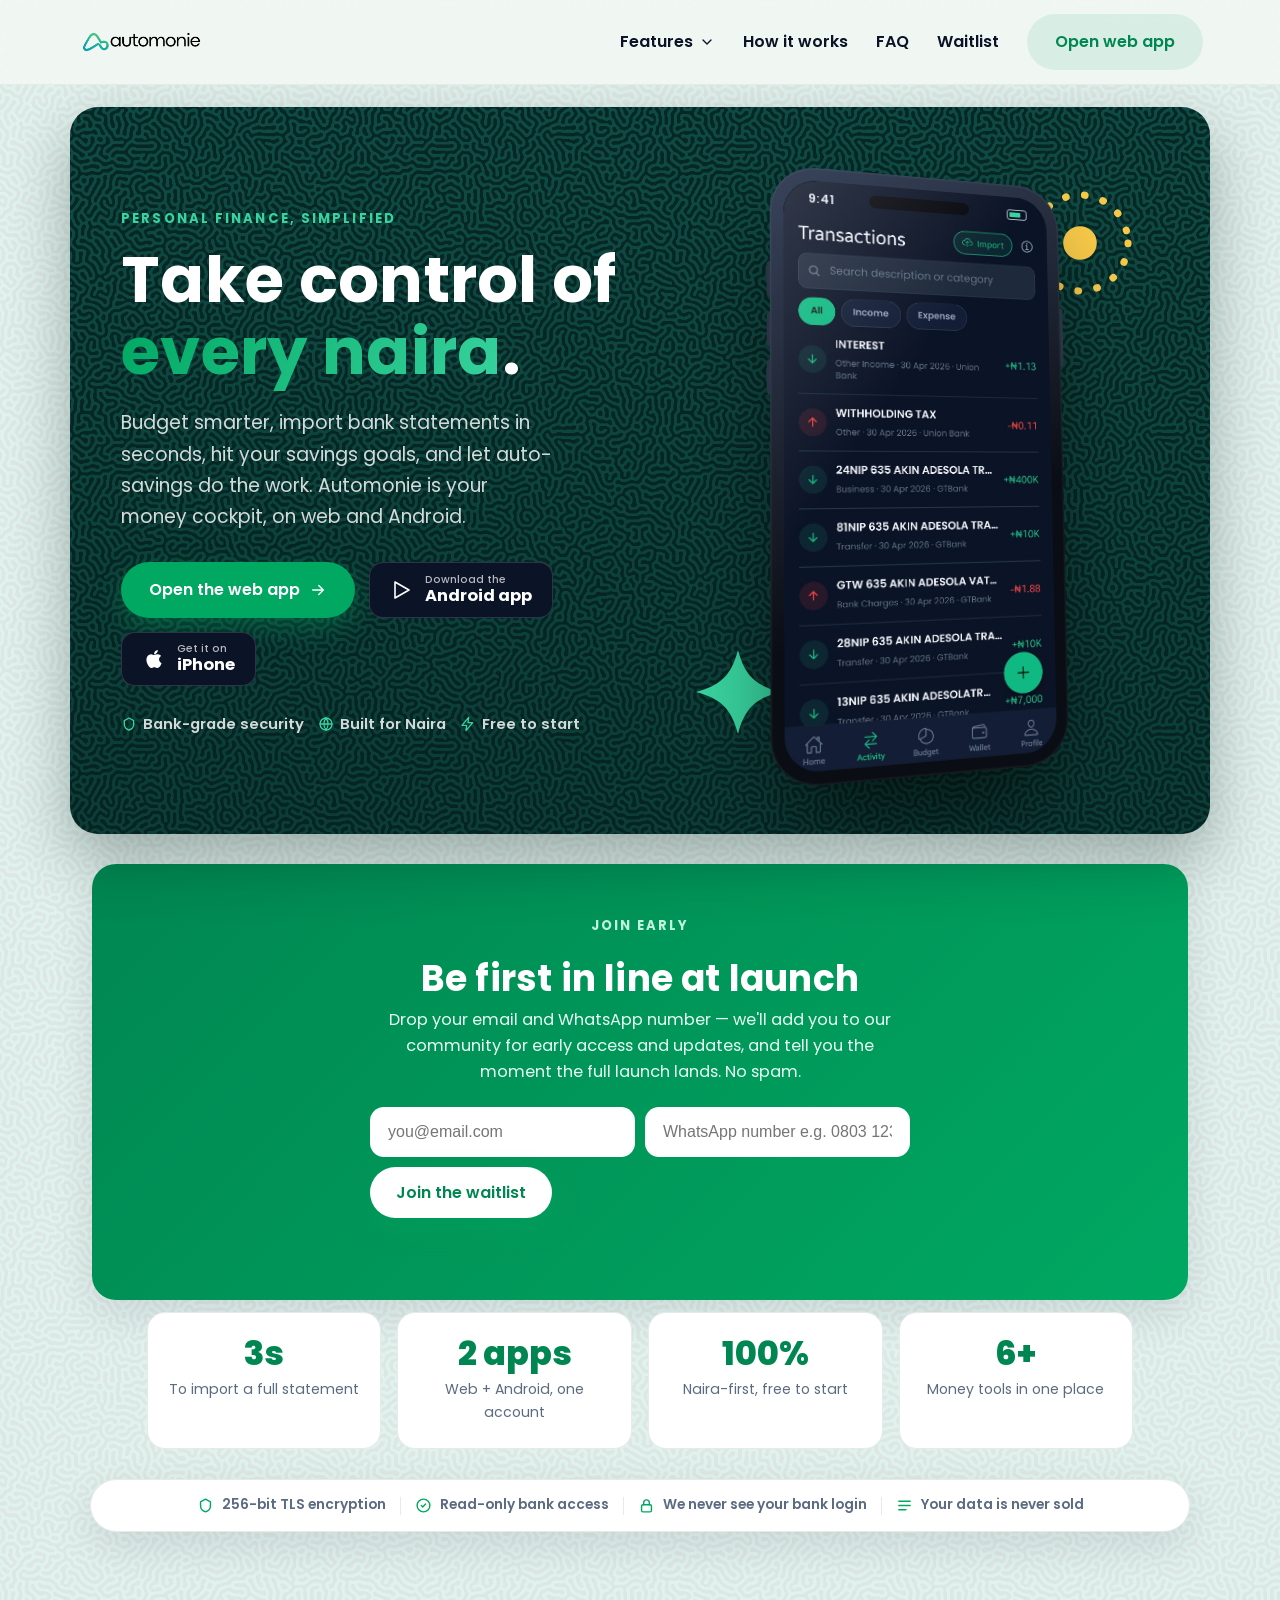
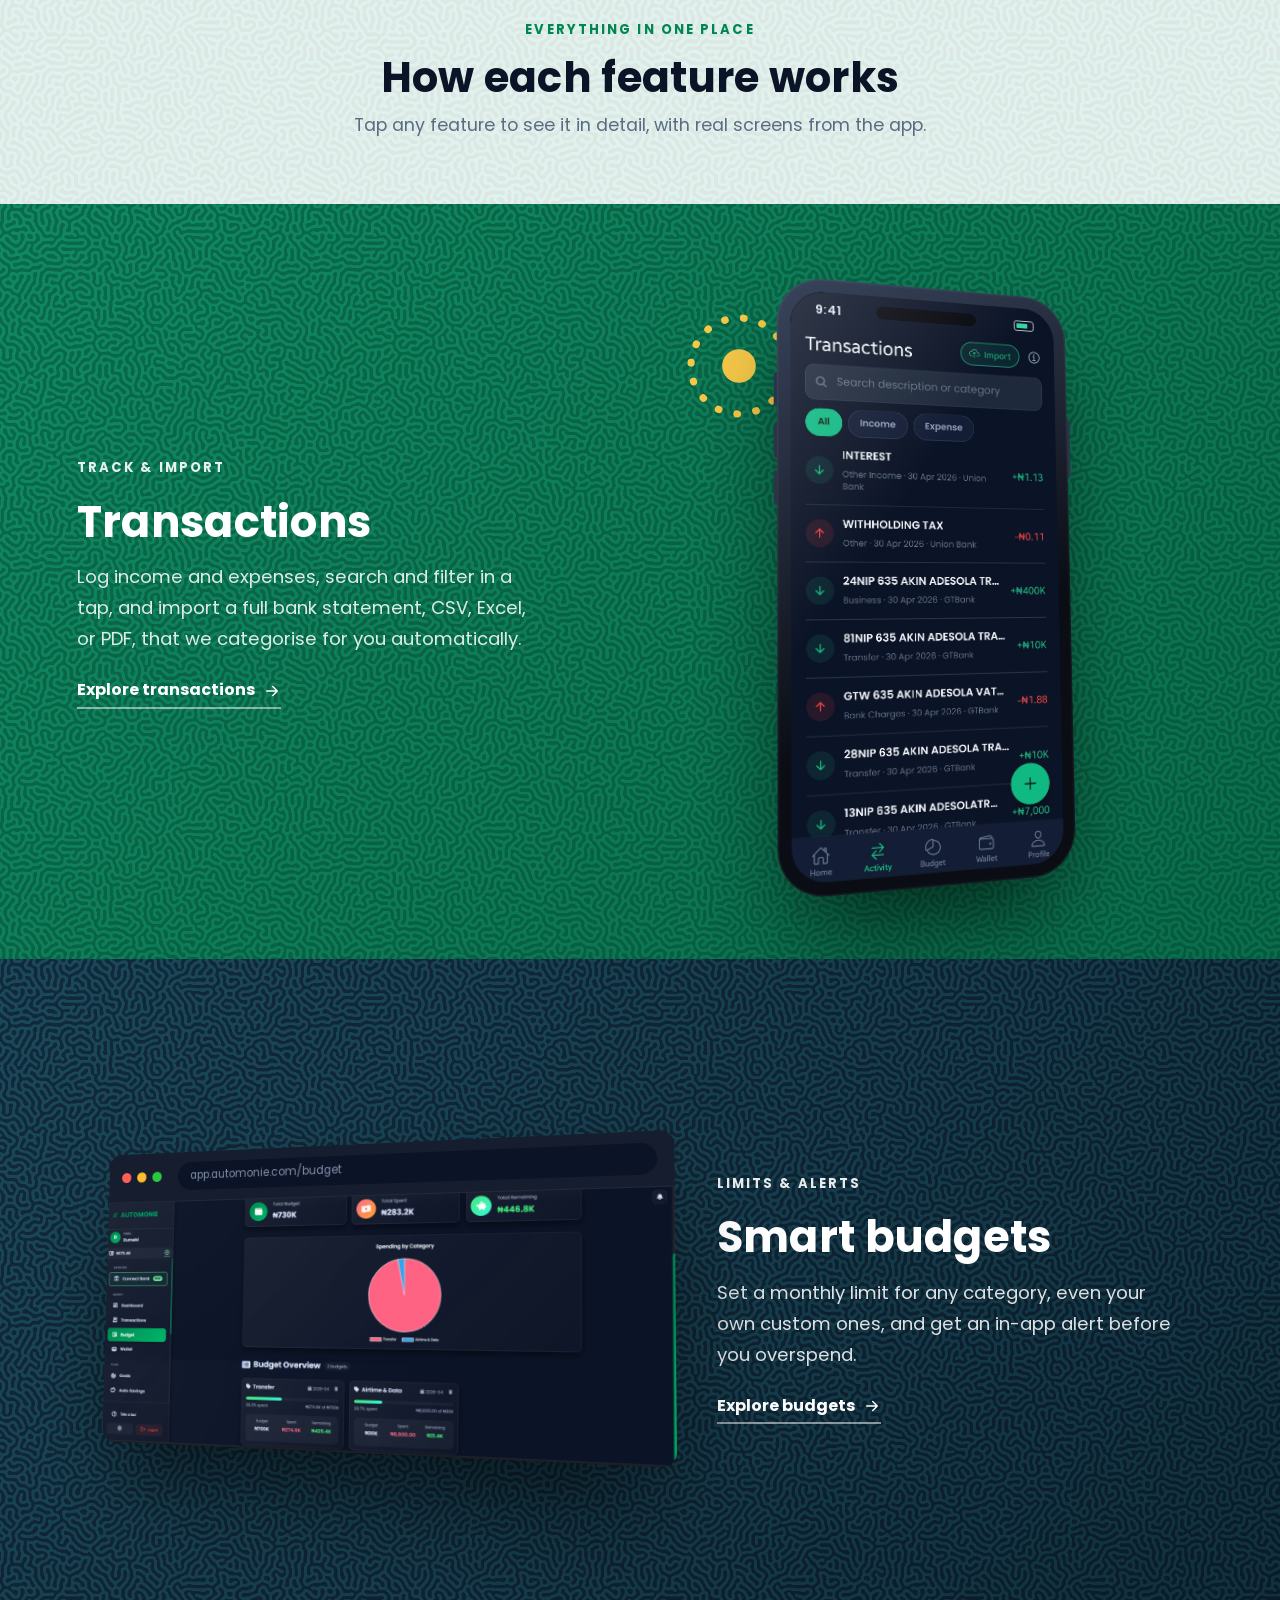
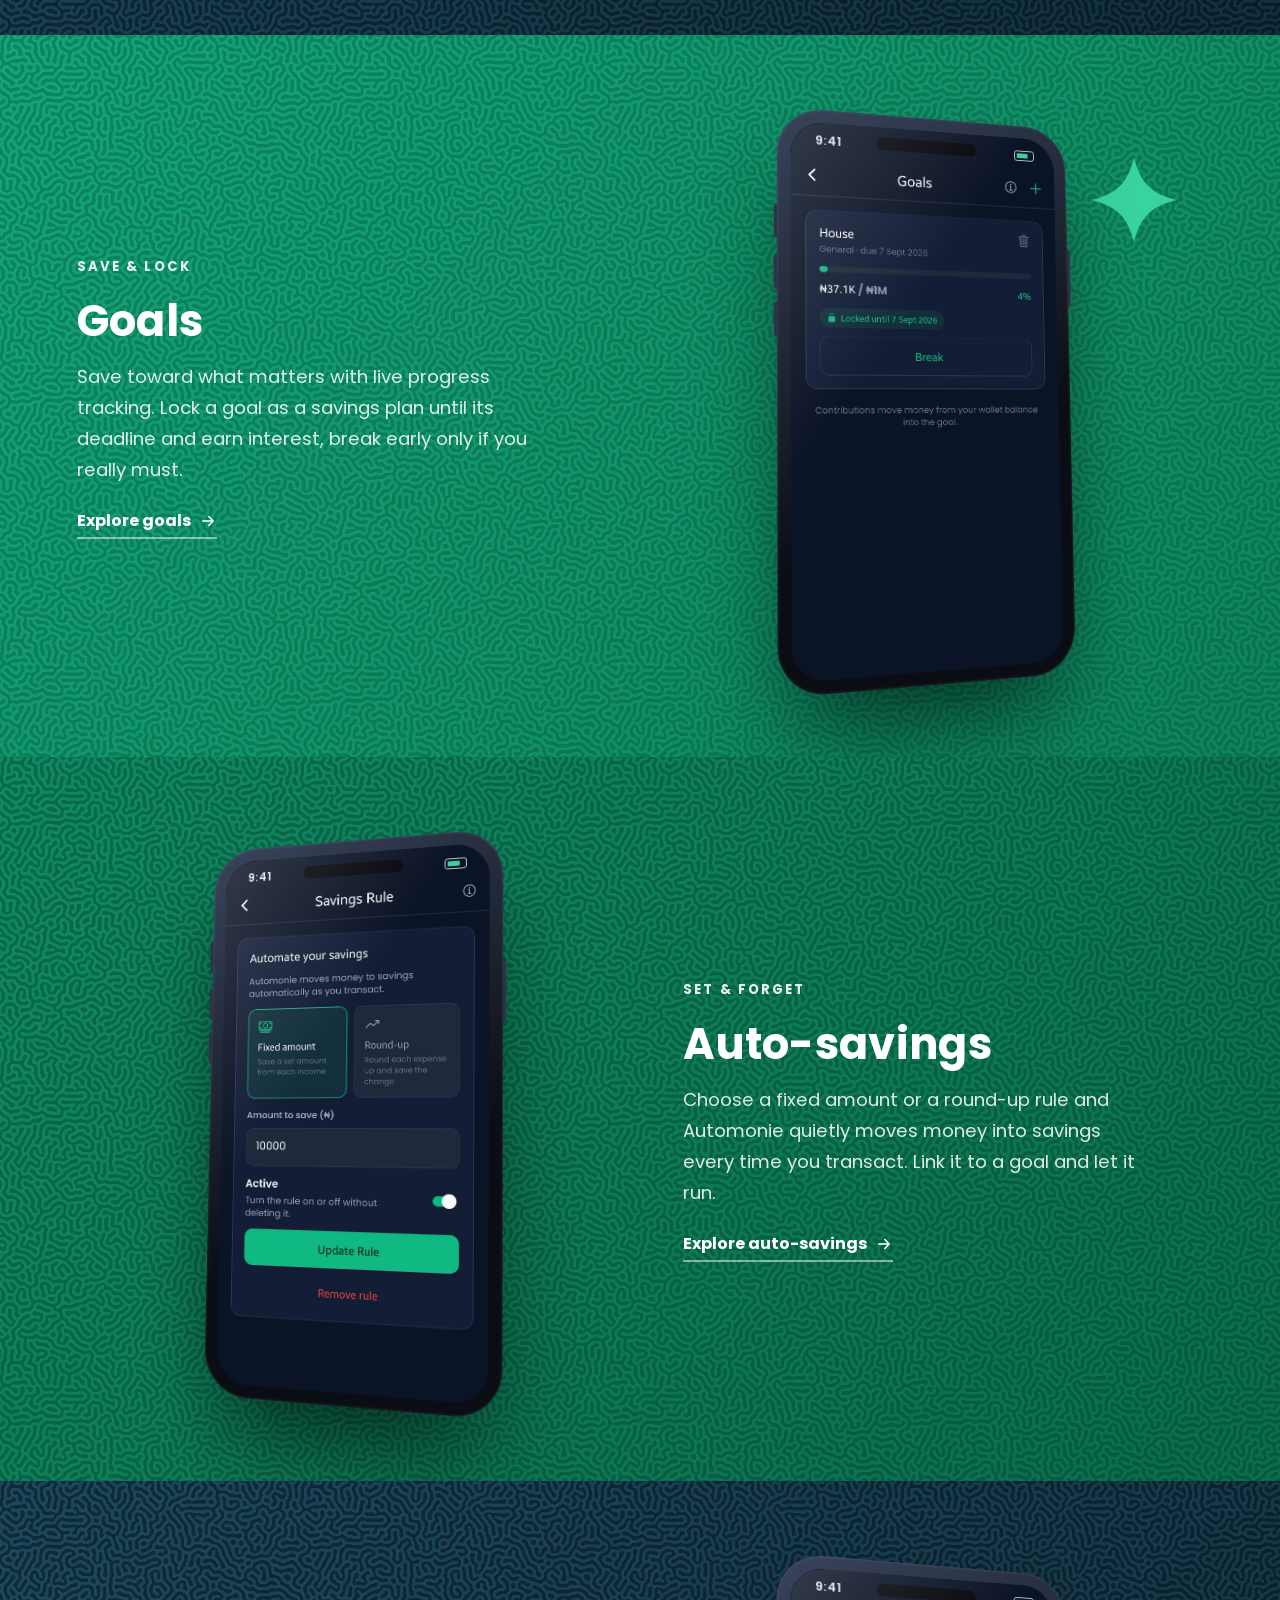
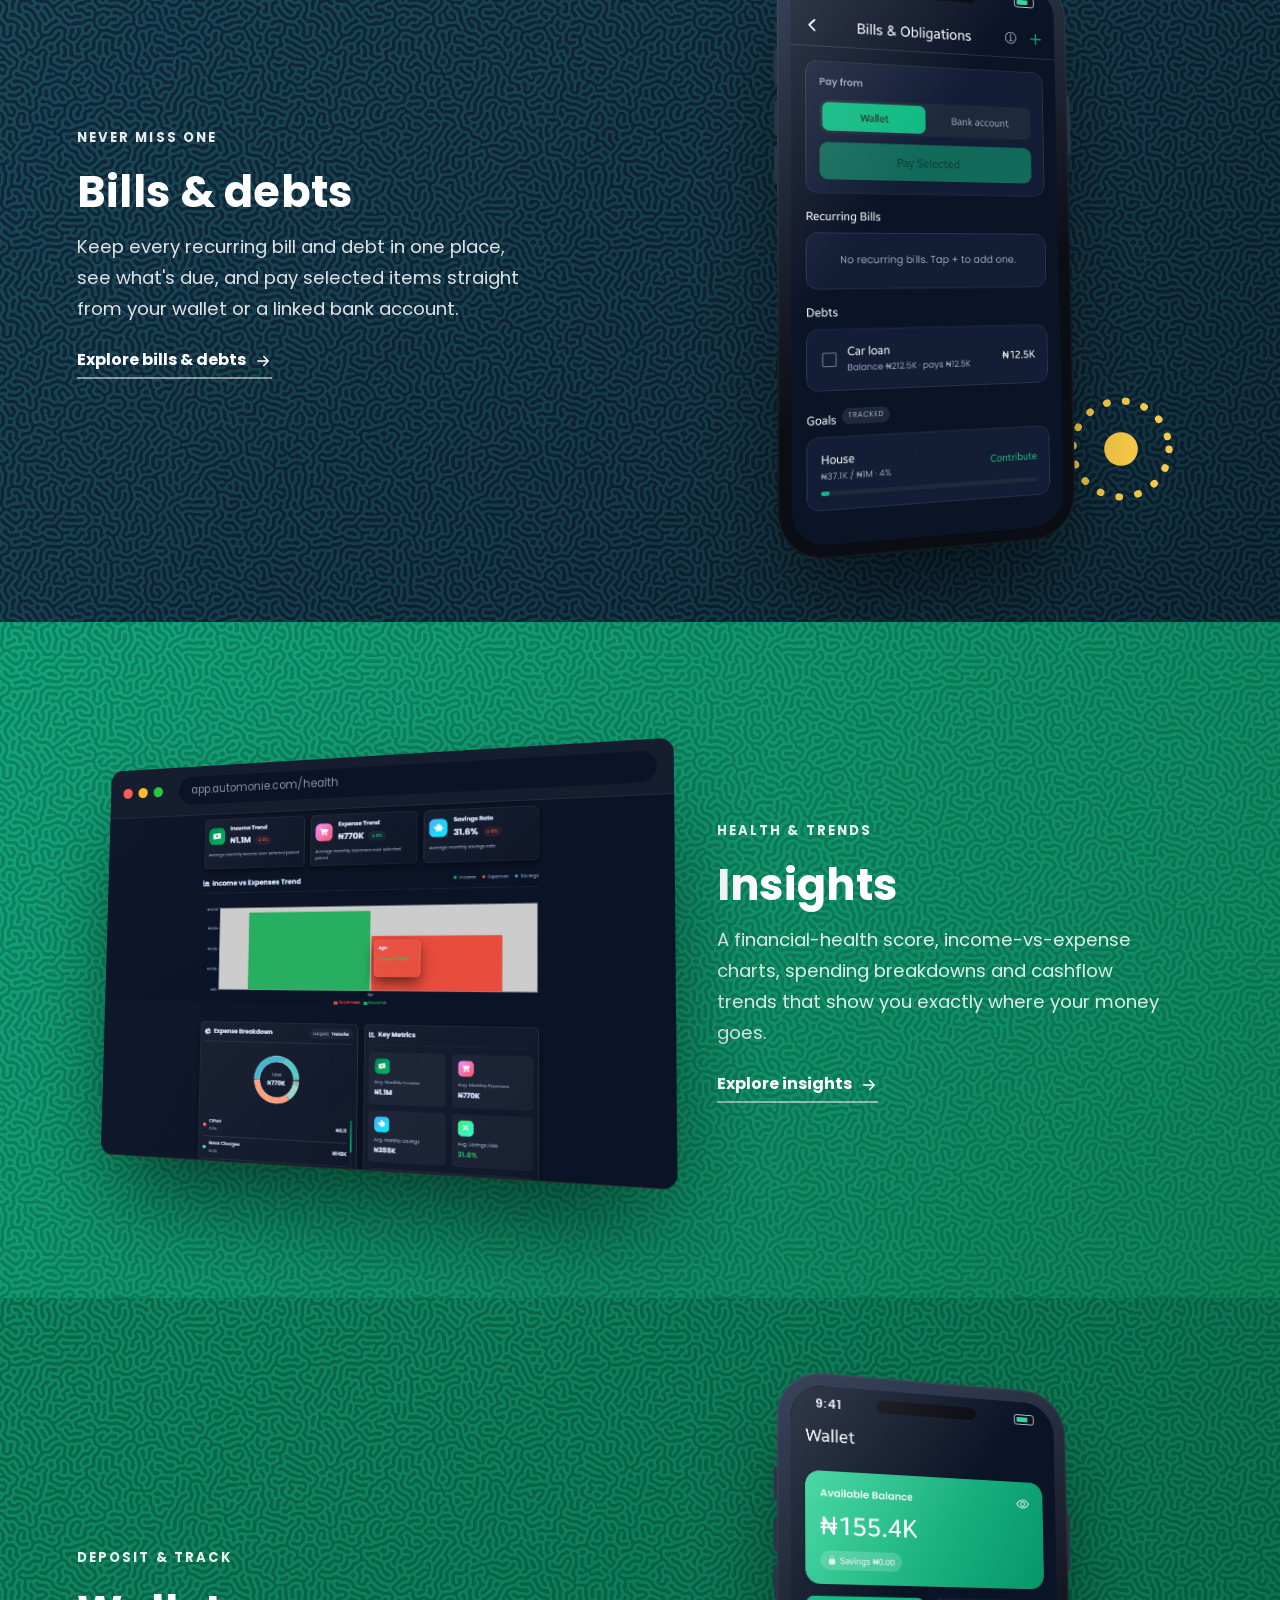
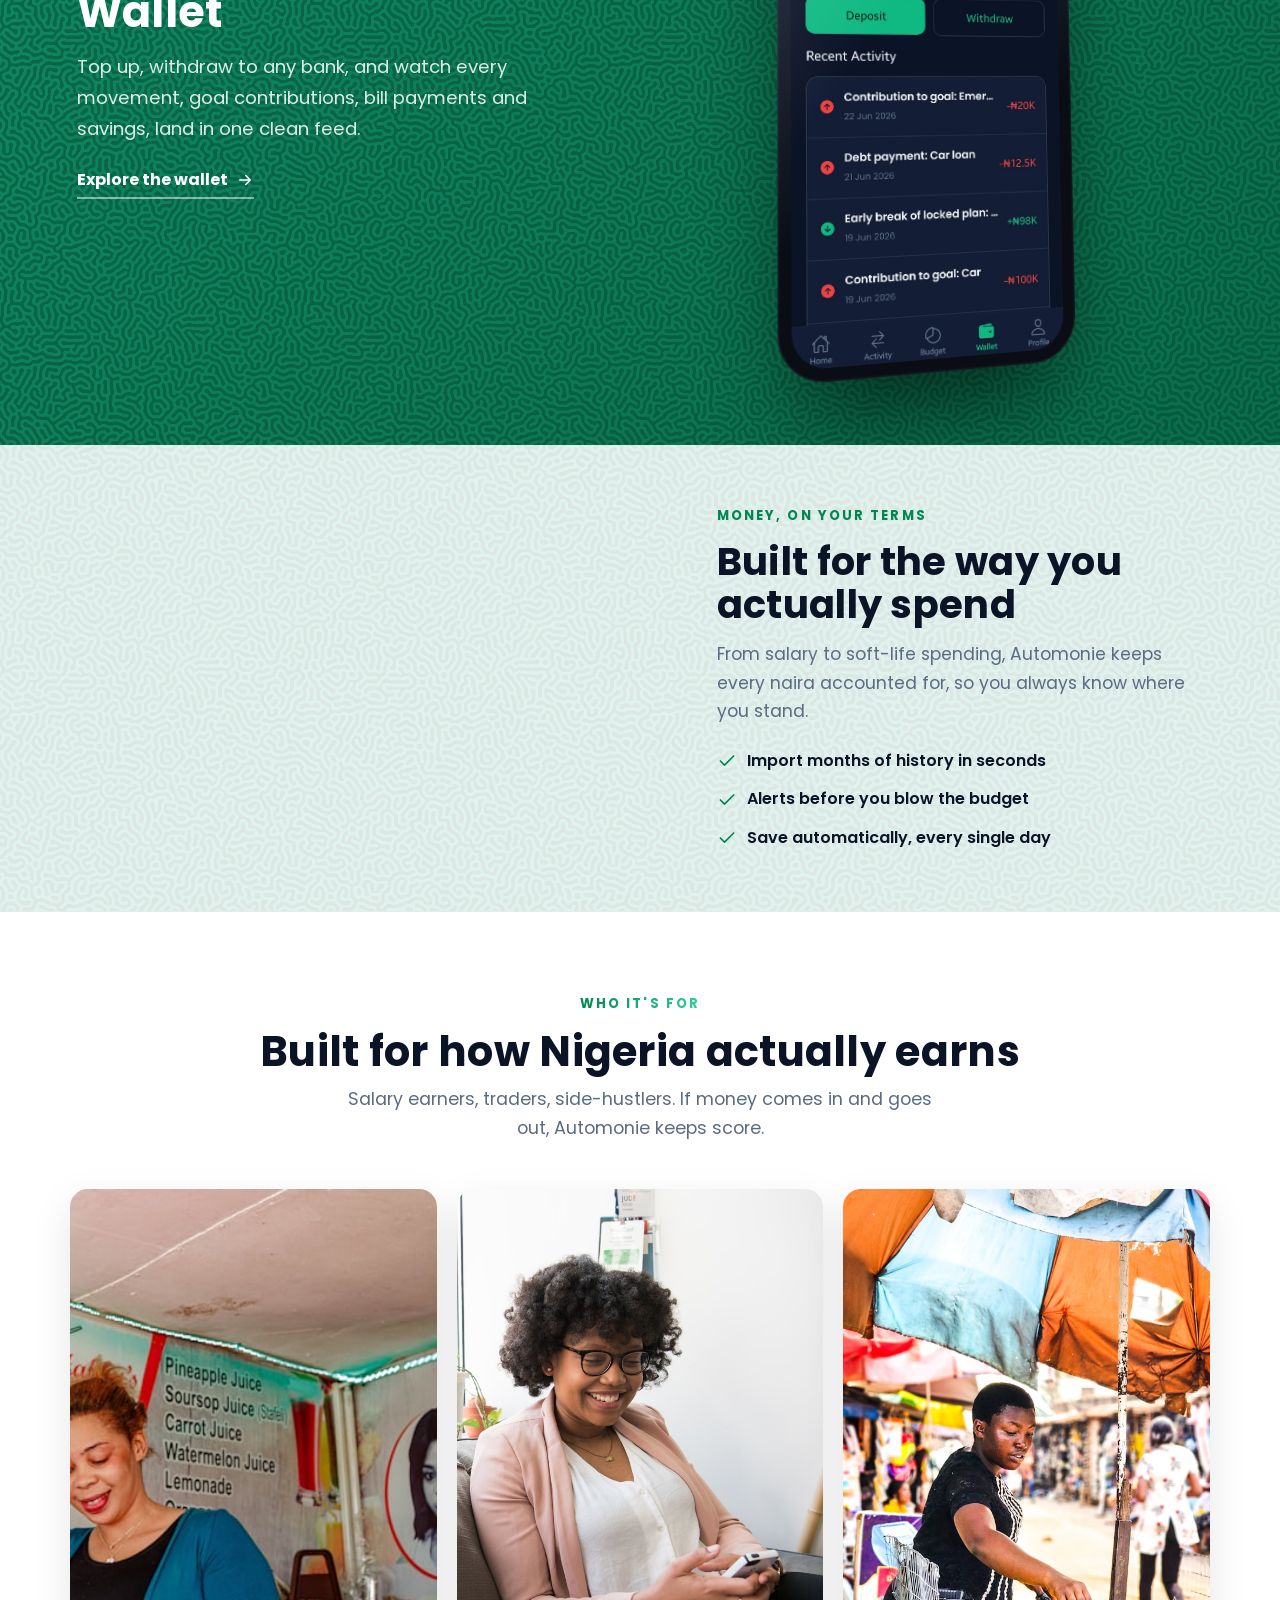
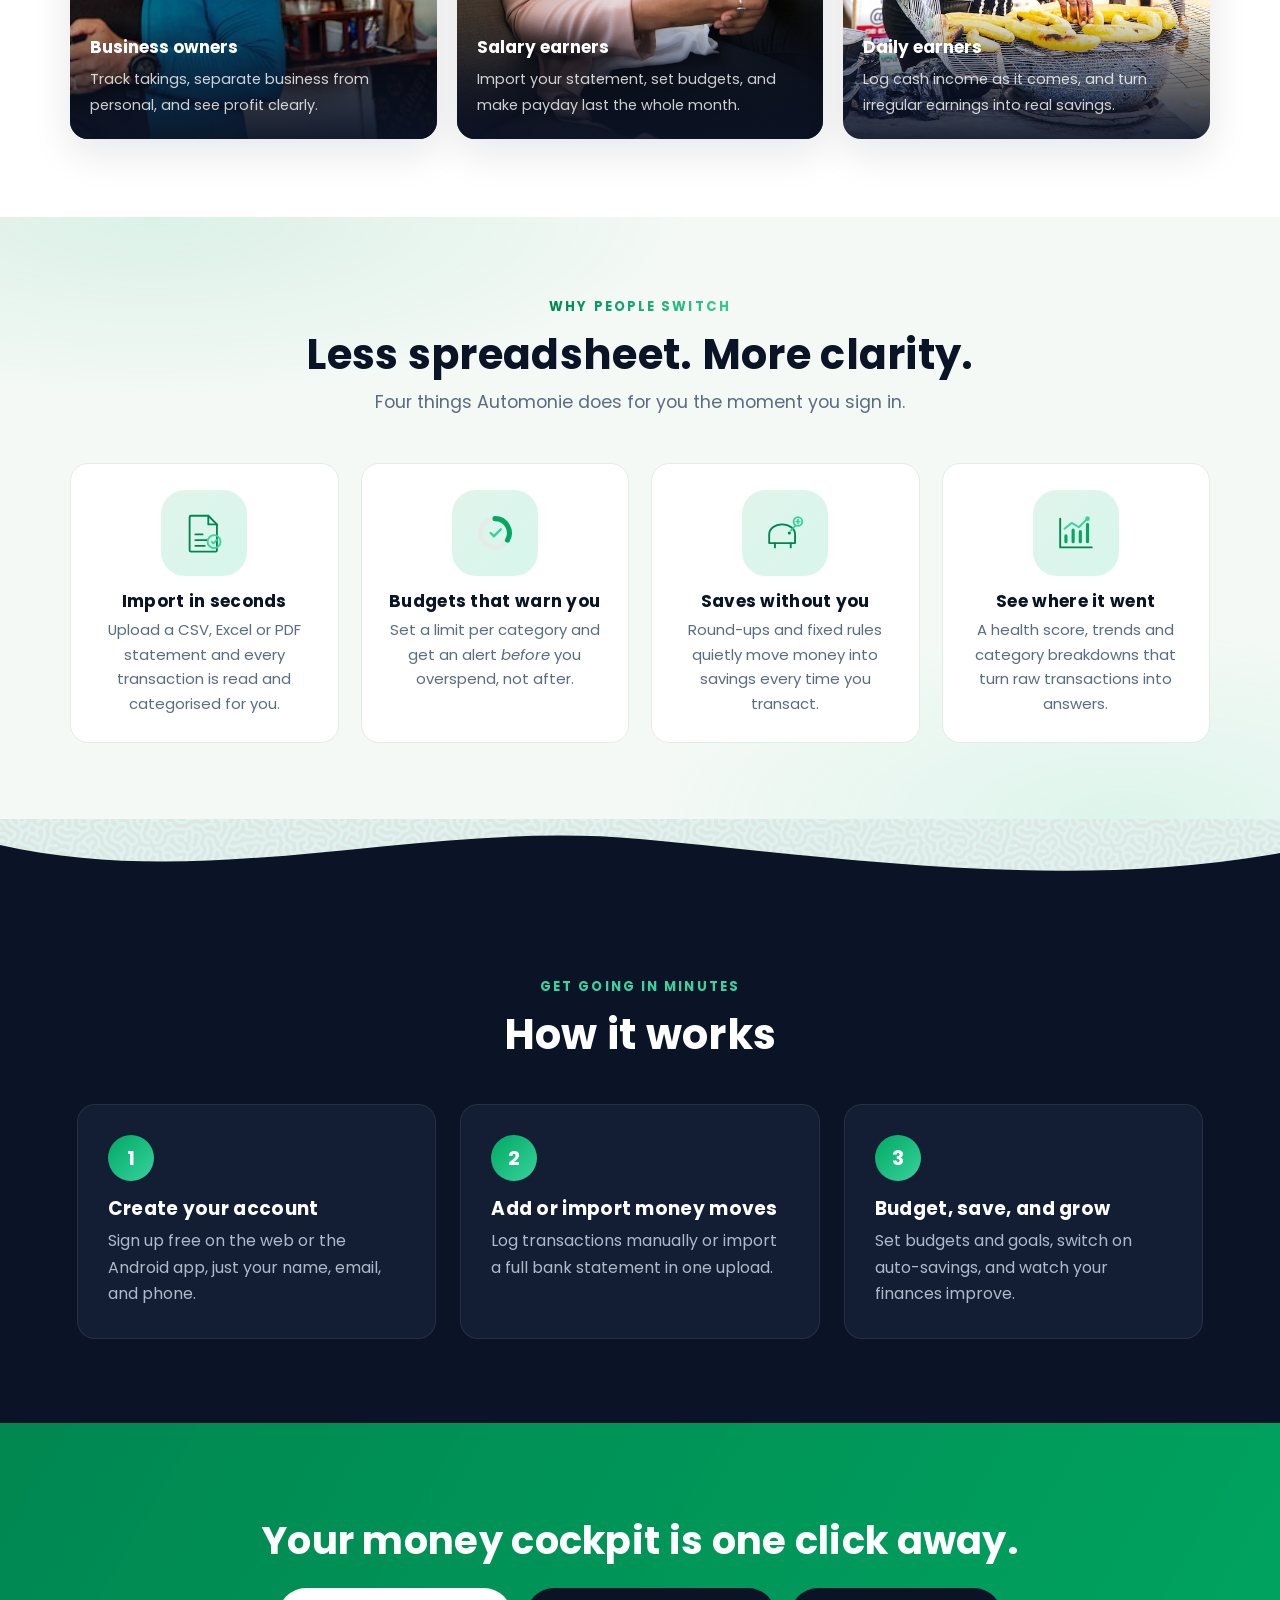
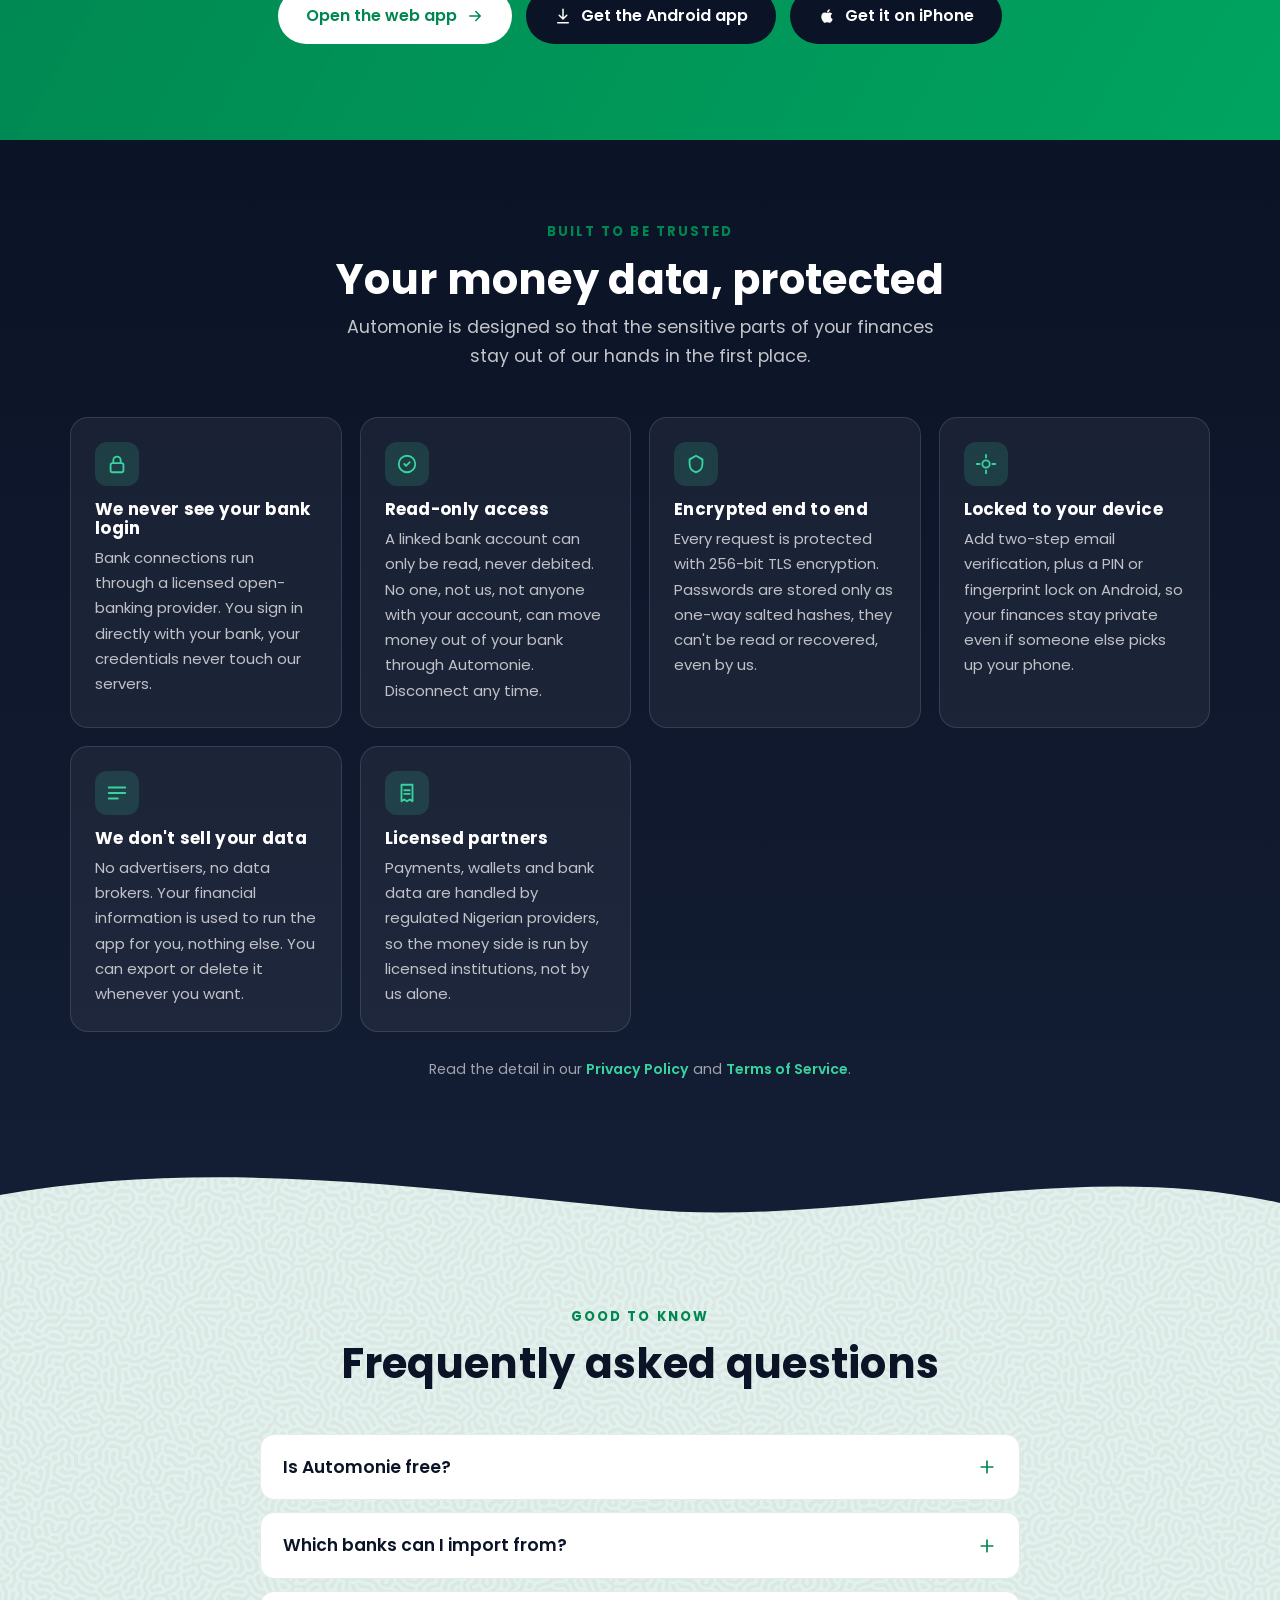
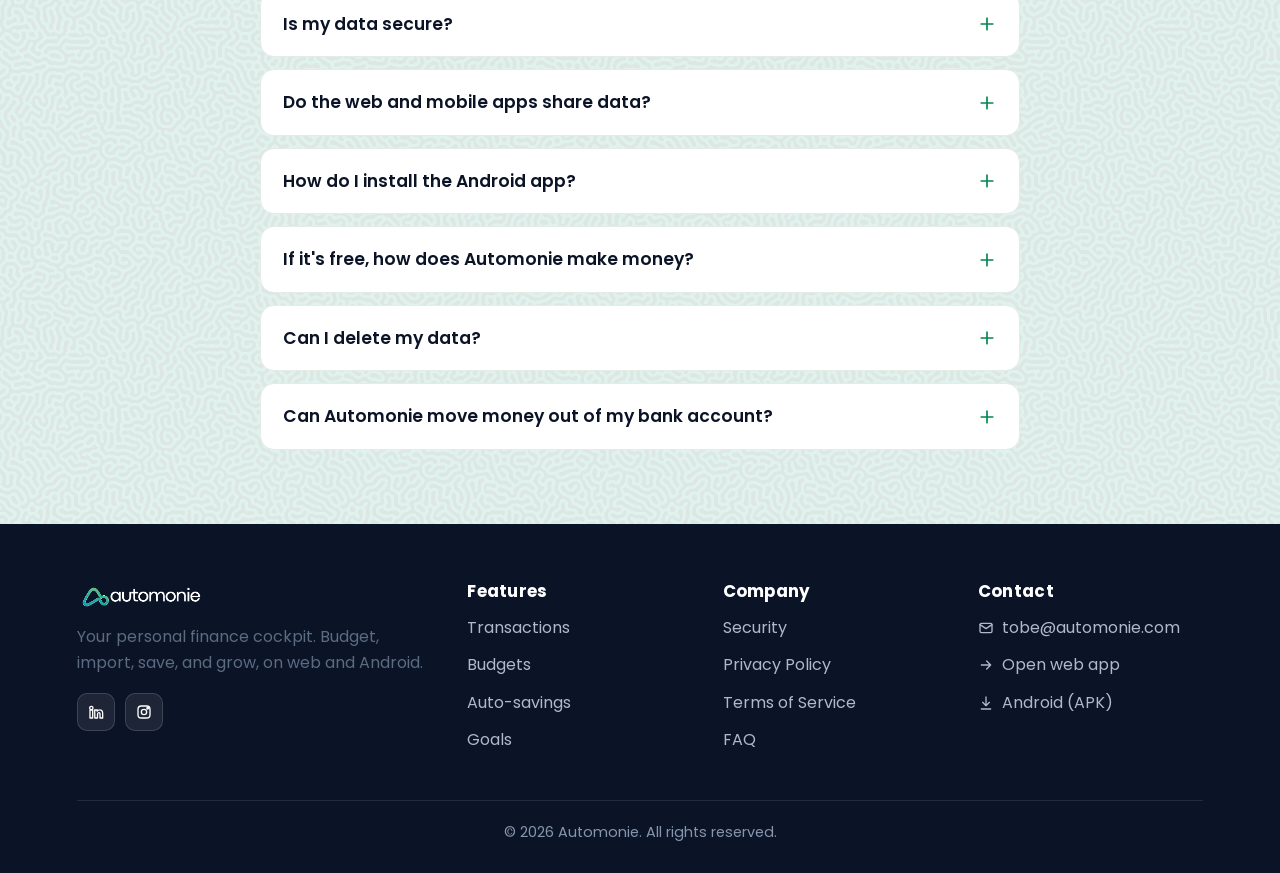
<file: index.html>
<!DOCTYPE html>
<html lang="en">
<head>
<meta charset="UTF-8" />
<meta name="viewport" content="width=device-width, initial-scale=1.0" />
<title>Automonie | Take control of your money</title>
<meta name="description" content="Automonie helps you budget, import bank statements, track goals, and auto-save, on web and Android." />
<meta name="theme-color" content="#0b1326" />
<link rel="canonical" href="https://automonie.com/" />
<meta name="robots" content="index, follow" />
<!-- Open Graph / social cards -->
<meta property="og:type" content="website" />
<meta property="og:site_name" content="Automonie" />
<meta property="og:title" content="Automonie | Take control of every naira" />
<meta property="og:description" content="Budget smarter, import bank statements in seconds, hit your savings goals, and let auto-savings do the work. Naira-first, on web and Android." />
<meta property="og:url" content="https://automonie.com/" />
<meta property="og:image" content="https://automonie.com/assets/og-cover.png" />
<meta property="og:image:width" content="1200" />
<meta property="og:image:height" content="630" />
<meta property="og:locale" content="en_NG" />
<meta name="twitter:card" content="summary_large_image" />
<meta name="twitter:title" content="Automonie | Take control of every naira" />
<meta name="twitter:description" content="Budget smarter, import bank statements in seconds, and hit your savings goals. Naira-first, on web and Android." />
<meta name="twitter:image" content="https://automonie.com/assets/og-cover.png" />
<link rel="icon" type="image/png" href="assets/logo-mark.png" />
<link rel="preconnect" href="https://fonts.googleapis.com" />
<link rel="preconnect" href="https://fonts.gstatic.com" crossorigin />
<link href="https://fonts.googleapis.com/css2?family=Poppins:wght@400;500;600;700&display=swap" rel="stylesheet" />
<script>document.documentElement.className+=" js";</script>
<link rel="stylesheet" href="assets/site.css" />
</head>
<body>
<!-- NAV -->
<header class="nav" id="top">
  <a href="#top" class="brand"><img src="assets/logo-full-dark.png" alt="Automonie" class="brand-img"></a>
  <nav class="nav-links" id="navLinks">
    <div class="has-drop">
      <button class="drop-btn" aria-haspopup="true">Features <svg class="ic" viewBox="0 0 24 24"><path d="M6 9l6 6 6-6"/></svg></button>
      <div class="drop-menu">
        <a href="features/transactions.html"><span class="di"><svg class="ic" viewBox="0 0 24 24"><path d="M7 7h11M7 7l3-3M7 7l3 3M17 17H6M17 17l-3-3M17 17l-3 3"/></svg></span><div>Transactions<small>Track &amp; import</small></div></a>
        <a href="features/budgets.html"><span class="di"><svg class="ic" viewBox="0 0 24 24"><path d="M3 12a9 9 0 1 0 9-9v9z"/></svg></span><div>Budgets<small>Limits &amp; alerts</small></div></a>
        <a href="features/auto-savings.html"><span class="di"><svg class="ic" viewBox="0 0 24 24"><path d="M4 12a8 8 0 0 1 16 0v5H4z"/><circle cx="16" cy="11" r="1"/></svg></span><div>Auto-savings<small>Set &amp; forget</small></div></a>
        <a href="features/goals.html"><span class="di"><svg class="ic" viewBox="0 0 24 24"><circle cx="12" cy="12" r="9"/><circle cx="12" cy="12" r="4"/></svg></span><div>Goals<small>Save &amp; lock</small></div></a>
        <a href="features/bills.html"><span class="di"><svg class="ic" viewBox="0 0 24 24"><path d="M6 3h12v18l-3-2-3 2-3-2-3 2zM9 8h6M9 12h6"/></svg></span><div>Bills &amp; debts<small>Never miss one</small></div></a>
        <a href="features/insights.html"><span class="di"><svg class="ic" viewBox="0 0 24 24"><path d="M4 19V5M4 19h16M8 16v-5M12 16V8M16 16v-3"/></svg></span><div>Insights<small>Health &amp; trends</small></div></a>
        <a href="features/wallet.html"><span class="di"><svg class="ic" viewBox="0 0 24 24"><rect x="3" y="6" width="18" height="13" rx="2"/><path d="M16 12h2"/></svg></span><div>Wallet<small>Deposit &amp; track</small></div></a>
      </div>
    </div>
    <a href="#how">How it works</a>
    <a href="#faq">FAQ</a>
    <a href="#waitlist">Waitlist</a>
    <a class="btn btn-ghost" data-app="web">Open web app</a>
  </nav>
  <button class="nav-toggle" id="navToggle" aria-label="Menu"><svg class="ic" style="width:26px;height:26px" viewBox="0 0 24 24"><path d="M3 6h18M3 12h18M3 18h18"/></svg></button>
</header>

<!-- HERO -->
<section class="hero">
  <div class="hero-copy">
    <span class="eyebrow reveal">Personal finance, simplified</span>
    <h1 class="reveal" data-d="1">Take control of <span class="grad">every naira</span>.</h1>
    <p class="lead reveal" data-d="2">Budget smarter, import bank statements in seconds, hit your savings goals, and let auto-savings do the work. Automonie is your money cockpit, on web and Android.</p>
    <div class="hero-cta reveal" data-d="3">
      <a class="btn btn-primary" data-app="web">Open the web app <svg class="ic" viewBox="0 0 24 24"><path d="M5 12h14M13 6l6 6-6 6"/></svg></a>
      <a class="store" data-app="apk"><svg class="ic" viewBox="0 0 24 24"><path d="M5 4l14 8-14 8z"/></svg><span><small>Download the</small><b>Android app</b></span></a>
      <a class="store" data-app="ios"><svg class="ic" viewBox="0 0 24 24" style="stroke:none"><path fill="currentColor" d="M17.05 20.28c-.98.95-2.05.8-3.08.35-1.09-.46-2.09-.48-3.24 0-1.44.62-2.2.44-3.06-.35C2.79 15.25 3.51 7.59 9.05 7.31c1.35.07 2.29.74 3.08.8 1.18-.24 2.31-.93 3.57-.84 1.51.12 2.65.72 3.4 1.8-3.12 1.87-2.38 5.98.48 7.13-.57 1.5-1.31 2.99-2.54 4.09zM12.03 7.25c-.15-2.23 1.66-4.07 3.74-4.25.29 2.58-2.34 4.5-3.74 4.25z"/></svg><span><small>Get it on</small><b>iPhone</b></span></a>
    </div>
    <div class="hero-trust reveal" data-d="3">
      <span><svg class="ic" viewBox="0 0 24 24"><path d="M12 3l7 4v5c0 5-3.5 8-7 9-3.5-1-7-4-7-9V7z"/></svg> Bank-grade security</span>
      <span><svg class="ic" viewBox="0 0 24 24"><circle cx="12" cy="12" r="9"/><path d="M3 12h18M12 3a15 15 0 0 1 0 18M12 3a15 15 0 0 0 0 18"/></svg> Built for Naira</span>
      <span><svg class="ic" viewBox="0 0 24 24"><path d="M13 2L3 14h7l-1 8 10-12h-7z"/></svg> Free to start</span>
    </div>
  </div>
  <div class="hero-art">
    <svg class="deco flower" style="top:2%;right:4%" viewBox="0 0 100 100" aria-hidden="true"><circle cx="50" cy="50" r="14" fill="currentColor"/><g fill="none" stroke="currentColor" stroke-width="6" stroke-linecap="round" stroke-dasharray="0.5 15.5"><circle cx="50" cy="50" r="40"/></g></svg>
    <svg class="deco cross" style="bottom:6%;left:2%" viewBox="0 0 100 100" aria-hidden="true"><path fill="currentColor" d="M50 0C58 30 70 42 100 50 70 58 58 70 50 100 42 70 30 58 0 50 30 42 42 30 50 0Z"/></svg>
    <div class="dvc tilt-l float" style="z-index:2">
      <div class="scrn">
        <div class="bar"><span class="t">9:41</span><span class="isl"></span><span class="bt"></span></div>
                <img src="assets/screens/mobile-transactions.jpg" alt="Automonie transactions on Android" loading="eager" decoding="async">
        <span class="glare"></span>
      </div>
    </div>
  </div>
</section>

<!-- WAITLIST -->
<section class="waitlist reveal" id="waitlist">
  <div class="wl-card">
    <span class="eyebrow">Join early</span>
    <h2>Be first in line at launch</h2>
    <p class="wl-sub">Drop your email and WhatsApp number — we'll add you to our community for early access and updates, and tell you the moment the full launch lands. No spam.</p>
    <form id="wlForm" class="wl-form" novalidate>
      <input id="wlEmail" class="wl-input" type="email" inputmode="email" autocomplete="email" placeholder="you@email.com" aria-label="Email address" required>
      <input id="wlPhone" class="wl-input" type="tel" inputmode="tel" autocomplete="tel" placeholder="WhatsApp number e.g. 0803 123 4567" aria-label="WhatsApp number" required>
      <button class="btn btn-primary wl-btn" type="submit" id="wlBtn">Join the waitlist</button>
    </form>
    <p class="wl-msg" id="wlMsg" role="status" aria-live="polite"></p>
    <a id="wlGroup" class="btn btn-primary wl-group" href="#" target="_blank" rel="noopener" style="display:none;margin-top:14px;background:#25D366;color:#fff">Join our WhatsApp community</a>
  </div>
</section>

<!-- STATS -->
<section class="stats reveal">
  <div class="stat"><div class="num" data-count="3" data-suffix="s">0</div><div class="lab">To import a full statement</div></div>
  <div class="stat"><div class="num" data-count="2" data-suffix=" apps">0</div><div class="lab">Web + Android, one account</div></div>
  <div class="stat"><div class="num" data-count="100" data-suffix="%">0</div><div class="lab">Naira-first, free to start</div></div>
  <div class="stat"><div class="num" data-count="6" data-suffix="+">0</div><div class="lab">Money tools in one place</div></div>
</section>

<!-- TRUST STRIP -->
<section class="trust-strip reveal">
  <div class="trust-in">
    <span><svg class="ic" viewBox="0 0 24 24"><path d="M12 3l7 4v5c0 5-3.5 8-7 9-3.5-1-7-4-7-9V7z"/></svg> 256-bit TLS encryption</span>
    <i class="trust-sep"></i>
    <span><svg class="ic" viewBox="0 0 24 24"><circle cx="12" cy="12" r="9"/><path d="M9 12l2 2 4-4"/></svg> Read-only bank access</span>
    <i class="trust-sep"></i>
    <span><svg class="ic" viewBox="0 0 24 24"><rect x="5" y="11" width="14" height="10" rx="2"/><path d="M8 11V8a4 4 0 0 1 8 0v3"/></svg> We never see your bank login</span>
    <i class="trust-sep"></i>
    <span><svg class="ic" viewBox="0 0 24 24"><path d="M4 6h16M4 12h16M4 18h10"/></svg> Your data is never sold</span>
  </div>
</section>

<!-- FEATURES INTRO -->
<section class="section" id="features" style="padding-bottom:18px">
  <div class="section-head reveal"><span class="eyebrow">Everything in one place</span><h2>How each feature works</h2><p>Tap any feature to see it in detail, with real screens from the app.</p></div>
</section>

<!-- FEATURE PANELS -->
<section class="fpanel g">
  <div class="fp-in">
    <div class="fp-copy reveal">
      <span class="eyebrow">Track &amp; import</span>
      <h3>Transactions</h3>
      <p>Log income and expenses, search and filter in a tap, and import a full bank statement, CSV, Excel, or PDF, that we categorise for you automatically.</p>
      <a class="more" href="features/transactions.html">Explore transactions <svg class="ic" viewBox="0 0 24 24"><path d="M5 12h14M13 6l6 6-6 6"/></svg></a>
    </div>
    <div class="fp-device">
      <svg class="deco flower" style="top:4%;left:4%" viewBox="0 0 100 100" aria-hidden="true"><circle cx="50" cy="50" r="14" fill="currentColor"/><g fill="none" stroke="currentColor" stroke-width="6" stroke-linecap="round" stroke-dasharray="0.5 15.5"><circle cx="50" cy="50" r="40"/></g></svg>
      <div class="dvc tilt-l float" style="z-index:2">
        <div class="scrn"><div class="bar"><span class="t">9:41</span><span class="isl"></span><span class="bt"></span></div><img src="assets/screens/mobile-transactions.jpg" alt="Imported transactions on Automonie" loading="lazy"><span class="glare"></span></div>
      </div>
    </div>
  </div>
</section>

<section class="fpanel d alt">
  <div class="fp-in">
    <div class="fp-copy reveal">
      <span class="eyebrow">Limits &amp; alerts</span>
      <h3>Smart budgets</h3>
      <p>Set a monthly limit for any category, even your own custom ones, and get an in-app alert before you overspend.</p>
      <a class="more" href="features/budgets.html">Explore budgets <svg class="ic" viewBox="0 0 24 24"><path d="M5 12h14M13 6l6 6-6 6"/></svg></a>
    </div>
    <div class="fp-device">
      <div class="bvc tilt-r float" style="z-index:2">
        <div class="top"><i></i><i></i><i></i><span class="url">app.automonie.com/budget</span></div>
        <img src="assets/screens/budget.png" alt="Budget page on Automonie" loading="lazy">
      </div>
    </div>
  </div>
</section>

<section class="fpanel m">
  <div class="fp-in">
    <div class="fp-copy reveal">
      <span class="eyebrow">Save &amp; lock</span>
      <h3>Goals</h3>
      <p>Save toward what matters with live progress tracking. Lock a goal as a savings plan until its deadline and earn interest, break early only if you really must.</p>
      <a class="more" href="features/goals.html">Explore goals <svg class="ic" viewBox="0 0 24 24"><path d="M5 12h14M13 6l6 6-6 6"/></svg></a>
    </div>
    <div class="fp-device">
      <svg class="deco cross" style="top:8%;right:5%" viewBox="0 0 100 100" aria-hidden="true"><path fill="currentColor" d="M50 0C58 30 70 42 100 50 70 58 58 70 50 100 42 70 30 58 0 50 30 42 42 30 50 0Z"/></svg>
      <div class="dvc tilt-l float" style="z-index:2">
        <div class="scrn"><div class="bar"><span class="t">9:41</span><span class="isl"></span><span class="bt"></span></div><img src="assets/screens/mobile-goals.jpg" alt="Goals on Automonie" loading="lazy"><span class="glare"></span></div>
      </div>
    </div>
  </div>
</section>

<section class="fpanel g alt">
  <div class="fp-in">
    <div class="fp-copy reveal">
      <span class="eyebrow">Set &amp; forget</span>
      <h3>Auto-savings</h3>
      <p>Choose a fixed amount or a round-up rule and Automonie quietly moves money into savings every time you transact. Link it to a goal and let it run.</p>
      <a class="more" href="features/auto-savings.html">Explore auto-savings <svg class="ic" viewBox="0 0 24 24"><path d="M5 12h14M13 6l6 6-6 6"/></svg></a>
    </div>
    <div class="fp-device">
      <div class="dvc tilt-r float" style="z-index:2">
        <div class="scrn"><div class="bar"><span class="t">9:41</span><span class="isl"></span><span class="bt"></span></div><img src="assets/screens/mobile-savings.jpg" alt="Savings rule on Automonie" loading="lazy"><span class="glare"></span></div>
      </div>
    </div>
  </div>
</section>

<section class="fpanel d">
  <div class="fp-in">
    <div class="fp-copy reveal">
      <span class="eyebrow">Never miss one</span>
      <h3>Bills &amp; debts</h3>
      <p>Keep every recurring bill and debt in one place, see what's due, and pay selected items straight from your wallet or a linked bank account.</p>
      <a class="more" href="features/bills.html">Explore bills &amp; debts <svg class="ic" viewBox="0 0 24 24"><path d="M5 12h14M13 6l6 6-6 6"/></svg></a>
    </div>
    <div class="fp-device">
      <svg class="deco flower" style="bottom:6%;right:4%" viewBox="0 0 100 100" aria-hidden="true"><circle cx="50" cy="50" r="14" fill="currentColor"/><g fill="none" stroke="currentColor" stroke-width="6" stroke-linecap="round" stroke-dasharray="0.5 15.5"><circle cx="50" cy="50" r="40"/></g></svg>
      <div class="dvc tilt-l float" style="z-index:2">
        <div class="scrn"><div class="bar"><span class="t">9:41</span><span class="isl"></span><span class="bt"></span></div><img src="assets/screens/mobile-bills.jpg" alt="Bills and obligations on Automonie" loading="lazy"><span class="glare"></span></div>
      </div>
    </div>
  </div>
</section>

<section class="fpanel m alt">
  <div class="fp-in">
    <div class="fp-copy reveal">
      <span class="eyebrow">Health &amp; trends</span>
      <h3>Insights</h3>
      <p>A financial-health score, income-vs-expense charts, spending breakdowns and cashflow trends that show you exactly where your money goes.</p>
      <a class="more" href="features/insights.html">Explore insights <svg class="ic" viewBox="0 0 24 24"><path d="M5 12h14M13 6l6 6-6 6"/></svg></a>
    </div>
    <div class="fp-device">
      <div class="bvc tilt-r float" style="z-index:2">
        <div class="top"><i></i><i></i><i></i><span class="url">app.automonie.com/health</span></div>
        <img src="assets/screens/health.png" alt="Financial health insights on Automonie" loading="lazy">
      </div>
    </div>
  </div>
</section>

<section class="fpanel g">
  <div class="fp-in">
    <div class="fp-copy reveal">
      <span class="eyebrow">Deposit &amp; track</span>
      <h3>Wallet</h3>
      <p>Top up, withdraw to any bank, and watch every movement, goal contributions, bill payments and savings, land in one clean feed.</p>
      <a class="more" href="features/wallet.html">Explore the wallet <svg class="ic" viewBox="0 0 24 24"><path d="M5 12h14M13 6l6 6-6 6"/></svg></a>
    </div>
    <div class="fp-device">
      <div class="dvc tilt-l float" style="z-index:2">
        <div class="scrn"><div class="bar"><span class="t">9:41</span><span class="isl"></span><span class="bt"></span></div><img src="assets/screens/mobile-wallet.jpg" alt="Wallet on Automonie" loading="lazy"><span class="glare"></span></div>
      </div>
    </div>
  </div>
</section>

<!-- LIFESTYLE BAND -->
<section class="life reveal">
  <div class="life-img" role="img" aria-label="Managing money on the go"></div>
  <div class="life-copy">
    <span class="eyebrow">Money, on your terms</span>
    <h2>Built for the way you actually spend</h2>
    <p>From salary to soft-life spending, Automonie keeps every naira accounted for, so you always know where you stand.</p>
    <ul class="life-list">
      <li><svg class="ic" viewBox="0 0 24 24"><path d="M20 6L9 17l-5-5"/></svg> Import months of history in seconds</li>
      <li><svg class="ic" viewBox="0 0 24 24"><path d="M20 6L9 17l-5-5"/></svg> Alerts before you blow the budget</li>
      <li><svg class="ic" viewBox="0 0 24 24"><path d="M20 6L9 17l-5-5"/></svg> Save automatically, every single day</li>
    </ul>
  </div>
</section>

<!-- REAL PEOPLE -->
<section class="people">
  <div class="people-in">
    <div class="section-head reveal">
      <span class="eyebrow shine">Who it's for</span>
      <h2>Built for how Nigeria actually earns</h2>
      <p>Salary earners, traders, side-hustlers. If money comes in and goes out, Automonie keeps score.</p>
    </div>
    <div class="photo-grid">
      <figure class="pcard reveal" data-d="1">
        <img src="assets/img/juice-stand.jpg" width="700" height="467" alt="Small business owner checking her phone at her juice stand" loading="lazy" decoding="async">
        <figcaption><b>Business owners</b><span>Track takings, separate business from personal, and see profit clearly.</span></figcaption>
      </figure>
      <figure class="pcard reveal" data-d="2">
        <img src="assets/img/reviewing-finances.jpg" width="700" height="1049" alt="Young professional reviewing her finances on her phone" loading="lazy" decoding="async">
        <figcaption><b>Salary earners</b><span>Import your statement, set budgets, and make payday last the whole month.</span></figcaption>
      </figure>
      <figure class="pcard reveal" data-d="3">
        <img src="assets/img/market-trader.jpg" width="700" height="933" alt="Market trader preparing food at her stall" loading="lazy" decoding="async">
        <figcaption><b>Daily earners</b><span>Log cash income as it comes, and turn irregular earnings into real savings.</span></figcaption>
      </figure>
    </div>
  </div>
</section>

<!-- ILLUSTRATED BENEFITS -->
<section class="illus">
  <div class="illus-in">
    <div class="section-head reveal">
      <span class="eyebrow shine">Why people switch</span>
      <h2>Less spreadsheet. More clarity.</h2>
      <p>Four things Automonie does for you the moment you sign in.</p>
    </div>
    <div class="illus-grid">

      <div class="ill reveal" data-d="1">
        <div class="ill-art">
          <svg viewBox="0 0 64 64" class="draw" style="--len:180" fill="none" stroke="currentColor" stroke-width="2.6" stroke-linecap="round" stroke-linejoin="round">
            <path d="M14 8h24l12 12v36a2 2 0 0 1-2 2H14a2 2 0 0 1-2-2V10a2 2 0 0 1 2-2Z"/>
            <path d="M38 8v12h12"/>
            <path d="M20 34h10M20 42h16M20 50h13"/>
            <circle cx="46" cy="44" r="9" stroke="var(--mint)" class="ic-bob"/>
            <path d="M42.5 44l2.6 2.6 4.6-5" stroke="var(--mint)"/>
          </svg>
        </div>
        <h3>Import in seconds</h3>
        <p>Upload a CSV, Excel or PDF statement and every transaction is read and categorised for you.</p>
      </div>

      <div class="ill reveal" data-d="2">
        <div class="ill-art">
          <svg viewBox="0 0 64 64" class="draw d2" style="--len:200" fill="none" stroke="currentColor" stroke-width="2.6" stroke-linecap="round">
            <circle cx="32" cy="32" r="20" stroke="var(--border)" stroke-width="7"/>
            <path d="M32 12a20 20 0 0 1 17.3 30" stroke="var(--green)" stroke-width="7"/>
            <path d="M26 32l4.5 4.5L40 27" stroke="var(--mint)" stroke-width="3.4"/>
          </svg>
        </div>
        <h3>Budgets that warn you</h3>
        <p>Set a limit per category and get an alert <em>before</em> you overspend, not after.</p>
      </div>

      <div class="ill reveal" data-d="3">
        <div class="ill-art">
          <svg viewBox="0 0 64 64" fill="none" stroke="currentColor" stroke-width="2.6" stroke-linecap="round" stroke-linejoin="round">
            <path d="M10 34a18 14 0 0 1 36 0v12H10z" class="draw" style="--len:150"/>
            <circle cx="38" cy="32" r="2.2" fill="currentColor" stroke="none"/>
            <path d="M18 46v6M40 46v6"/>
            <circle cx="50" cy="16" r="6" stroke="var(--mint)" class="ic-bob"/>
            <path d="M50 13v6M47.5 16h5" stroke="var(--mint)" stroke-width="2.2"/>
            <path d="M46 22l-6 7" stroke="var(--mint)" stroke-dasharray="3 3"/>
          </svg>
        </div>
        <h3>Saves without you</h3>
        <p>Round-ups and fixed rules quietly move money into savings every time you transact.</p>
      </div>

      <div class="ill reveal" data-d="4">
        <div class="ill-art">
          <svg viewBox="0 0 64 64" class="draw d3" style="--len:170" fill="none" stroke="currentColor" stroke-width="2.6" stroke-linecap="round" stroke-linejoin="round">
            <path d="M10 52V12M10 52h44"/>
            <path d="M18 44v-8M28 44V28M38 44v-14M48 44V20" stroke="var(--green)" stroke-width="4.4"/>
            <path d="M16 26l10-8 10 6 12-12" stroke="var(--mint)" stroke-width="2.8"/>
            <circle cx="48" cy="12" r="3.2" fill="var(--mint)" stroke="none" class="ic-bob"/>
          </svg>
        </div>
        <h3>See where it went</h3>
        <p>A health score, trends and category breakdowns that turn raw transactions into answers.</p>
      </div>

    </div>
  </div>
</section>

<div class="divider" aria-hidden="true">
  <svg viewBox="0 0 1440 70" preserveAspectRatio="none"><path fill="#0b1326" d="M0,26 C240,74 480,0 720,20 C960,40 1200,72 1440,34 L1440,70 L0,70 Z"/></svg>
</div>

<!-- HOW IT WORKS -->
<section class="how" id="how">
  <div class="how-inner">
    <div class="section-head reveal"><span class="eyebrow">Get going in minutes</span><h2>How it works</h2></div>
    <div class="steps">
      <div class="step reveal" data-d="1"><div class="step-no">1</div><h3>Create your account</h3><p>Sign up free on the web or the Android app, just your name, email, and phone.</p></div>
      <div class="step reveal" data-d="2"><div class="step-no">2</div><h3>Add or import money moves</h3><p>Log transactions manually or import a full bank statement in one upload.</p></div>
      <div class="step reveal" data-d="3"><div class="step-no">3</div><h3>Budget, save, and grow</h3><p>Set budgets and goals, switch on auto-savings, and watch your finances improve.</p></div>
    </div>
  </div>
</section>

<!-- CTA -->
<section class="cta-band">
  <h2 class="reveal">Your money cockpit is one click away.</h2>
  <div class="hero-cta reveal" data-d="1">
    <a class="btn btn-primary" data-app="web">Open the web app <svg class="ic" viewBox="0 0 24 24"><path d="M5 12h14M13 6l6 6-6 6"/></svg></a>
    <a class="btn btn-dark" data-app="apk"><svg class="ic" viewBox="0 0 24 24"><path d="M12 3v12M7 11l5 5 5-5M5 21h14"/></svg> Get the Android app</a>
    <a class="btn btn-dark" data-app="ios"><svg class="ic" viewBox="0 0 24 24" style="stroke:none"><path fill="currentColor" d="M17.05 20.28c-.98.95-2.05.8-3.08.35-1.09-.46-2.09-.48-3.24 0-1.44.62-2.2.44-3.06-.35C2.79 15.25 3.51 7.59 9.05 7.31c1.35.07 2.29.74 3.08.8 1.18-.24 2.31-.93 3.57-.84 1.51.12 2.65.72 3.4 1.8-3.12 1.87-2.38 5.98.48 7.13-.57 1.5-1.31 2.99-2.54 4.09zM12.03 7.25c-.15-2.23 1.66-4.07 3.74-4.25.29 2.58-2.34 4.5-3.74 4.25z"/></svg> Get it on iPhone</a>
  </div>
</section>

<!-- SECURITY -->
<section class="sec" id="security">
  <div class="sec-in">
    <div class="section-head reveal">
      <span class="eyebrow">Built to be trusted</span>
      <h2>Your money data, protected</h2>
      <p>Automonie is designed so that the sensitive parts of your finances stay out of our hands in the first place.</p>
    </div>
    <div class="sec-grid">
      <div class="sec-card reveal">
        <div class="sec-ic"><svg class="ic" viewBox="0 0 24 24"><rect x="5" y="11" width="14" height="10" rx="2"/><path d="M8 11V8a4 4 0 0 1 8 0v3"/></svg></div>
        <h3>We never see your bank login</h3>
        <p>Bank connections run through a licensed open-banking provider. You sign in directly with your bank, your credentials never touch our servers.</p>
      </div>
      <div class="sec-card reveal" data-d="1">
        <div class="sec-ic"><svg class="ic" viewBox="0 0 24 24"><circle cx="12" cy="12" r="9"/><path d="M9 12l2 2 4-4"/></svg></div>
        <h3>Read-only access</h3>
        <p>A linked bank account can only be read, never debited. No one, not us, not anyone with your account, can move money out of your bank through Automonie. Disconnect any time.</p>
      </div>
      <div class="sec-card reveal" data-d="2">
        <div class="sec-ic"><svg class="ic" viewBox="0 0 24 24"><path d="M12 3l7 4v5c0 5-3.5 8-7 9-3.5-1-7-4-7-9V7z"/></svg></div>
        <h3>Encrypted end to end</h3>
        <p>Every request is protected with 256-bit TLS encryption. Passwords are stored only as one-way salted hashes, they can't be read or recovered, even by us.</p>
      </div>
      <div class="sec-card reveal" data-d="3">
        <div class="sec-ic"><svg class="ic" viewBox="0 0 24 24"><circle cx="12" cy="12" r="4"/><path d="M12 2v3M12 19v3M2 12h3M19 12h3"/></svg></div>
        <h3>Locked to your device</h3>
        <p>Add two-step email verification, plus a PIN or fingerprint lock on Android, so your finances stay private even if someone else picks up your phone.</p>
      </div>
      <div class="sec-card reveal" data-d="4">
        <div class="sec-ic"><svg class="ic" viewBox="0 0 24 24"><path d="M3 6h18M3 12h18M3 18h10"/></svg></div>
        <h3>We don't sell your data</h3>
        <p>No advertisers, no data brokers. Your financial information is used to run the app for you, nothing else. You can export or delete it whenever you want.</p>
      </div>
      <div class="sec-card reveal" data-d="5">
        <div class="sec-ic"><svg class="ic" viewBox="0 0 24 24"><path d="M6 3h12v18l-3-2-3 2-3-2-3 2z"/><path d="M9 9h6M9 13h6"/></svg></div>
        <h3>Licensed partners</h3>
        <p>Payments, wallets and bank data are handled by regulated Nigerian providers, so the money side is run by licensed institutions, not by us alone.</p>
      </div>
    </div>
    <p class="sec-note">Read the detail in our <a href="privacy.html" style="color:var(--mint);font-weight:600">Privacy Policy</a> and <a href="terms.html" style="color:var(--mint);font-weight:600">Terms of Service</a>.</p>
  </div>
</section>

<div class="divider flip" aria-hidden="true">
  <svg viewBox="0 0 1440 70" preserveAspectRatio="none"><path fill="#131d33" d="M0,26 C240,74 480,0 720,20 C960,40 1200,72 1440,34 L1440,70 L0,70 Z"/></svg>
</div>

<!-- FAQ -->
<section class="section" id="faq">
  <div class="section-head reveal"><span class="eyebrow">Good to know</span><h2>Frequently asked questions</h2></div>
  <div class="faq reveal">
    <details><summary>Is Automonie free?<svg class="ic" viewBox="0 0 24 24"><path d="M12 5v14M5 12h14"/></svg></summary><p>Yes, creating an account and using the core features is free.</p></details>
    <details><summary>Which banks can I import from?<svg class="ic" viewBox="0 0 24 24"><path d="M12 5v14M5 12h14"/></svg></summary><p>Any Nigerian bank statement exported as CSV, Excel, or a digital (text) PDF. Scanned image PDFs aren't supported.</p></details>
    <details><summary>Is my data secure?<svg class="ic" viewBox="0 0 24 24"><path d="M12 5v14M5 12h14"/></svg></summary><p>Traffic is encrypted (HTTPS), passwords are hashed, and you can enable email two-step verification. Card details are never stored in full.</p></details>
    <details><summary>Do the web and mobile apps share data?<svg class="ic" viewBox="0 0 24 24"><path d="M12 5v14M5 12h14"/></svg></summary><p>Yes. One account works across both, your data stays in sync.</p></details>
    <details><summary>How do I install the Android app?<svg class="ic" viewBox="0 0 24 24"><path d="M12 5v14M5 12h14"/></svg></summary><p>Tap “Download for Android”, open the file, and allow installation. No Play Store needed for the beta.</p></details>
    <details><summary>If it's free, how does Automonie make money?<svg class="ic" viewBox="0 0 24 24"><path d="M12 5v14M5 12h14"/></svg></summary><p>The core budgeting, importing and goal-tracking features are free. In future we'll offer an optional paid plan with advanced features, and we earn small margins on services you actively choose to use, like paying a bill or buying airtime in the app. <strong>We never sell your data.</strong></p></details>
    <details><summary>Can I delete my data?<svg class="ic" viewBox="0 0 24 24"><path d="M12 5v14M5 12h14"/></svg></summary><p>Yes. You can delete your account and its data at any time from the app, and disconnect a linked bank account instantly. You can also export your transactions. See the <a href="privacy.html">Privacy Policy</a> for your full rights under the Nigeria Data Protection Act.</p></details>
    <details><summary>Can Automonie move money out of my bank account?<svg class="ic" viewBox="0 0 24 24"><path d="M12 5v14M5 12h14"/></svg></summary><p>No. Linked bank accounts are strictly <strong>read-only</strong>, we can see transactions to keep your records current, and nothing more. Money only moves when you explicitly initiate it from your Automonie wallet.</p></details>
  </div>
</section>

<!-- FOOTER -->
<footer class="footer" id="contact">
  <div class="footer-grid">
    <div>
      <div class="brand"><img src="assets/logo-full-light.png" alt="Automonie" class="brand-img"></div>
      <p class="muted">Your personal finance cockpit. Budget, import, save, and grow, on web and Android.</p>
      <div class="social">
        <a href="https://www.linkedin.com/company/automonie/" target="_blank" rel="noopener" aria-label="Automonie on LinkedIn"><svg class="ic" viewBox="0 0 24 24"><path d="M4.98 3.5a2.5 2.5 0 1 1 0 5 2.5 2.5 0 0 1 0-5zM3 9h4v12H3zM10 9h3.8v1.7h.05a4.2 4.2 0 0 1 3.75-2c4 0 4.4 2.4 4.4 5.6V21h-4v-5.2c0-1.25 0-2.85-1.75-2.85s-2 1.35-2 2.75V21h-4z"/></svg></a>
        <a href="https://www.instagram.com/automonie.ng/" target="_blank" rel="noopener" aria-label="Automonie on Instagram"><svg class="ic" viewBox="0 0 24 24"><rect x="3" y="3" width="18" height="18" rx="5"/><circle cx="12" cy="12" r="4"/><circle cx="17.5" cy="6.5" r="1.2"/></svg></a>
      </div>
    </div>
    <div><h4>Features</h4><a href="features/transactions.html">Transactions</a><a href="features/budgets.html">Budgets</a><a href="features/auto-savings.html">Auto-savings</a><a href="features/goals.html">Goals</a></div>
    <div><h4>Company</h4><a href="#security">Security</a><a href="privacy.html">Privacy Policy</a><a href="terms.html">Terms of Service</a><a href="#faq">FAQ</a></div>
    <div><h4>Contact</h4>
      <a href="mailto:tobe@automonie.com"><svg class="ic" viewBox="0 0 24 24"><rect x="3" y="5" width="18" height="14" rx="2"/><path d="M3 7l9 6 9-6"/></svg> tobe@automonie.com</a>
      <a data-app="web"><svg class="ic" viewBox="0 0 24 24"><path d="M5 12h14M13 6l6 6-6 6"/></svg> Open web app</a>
      <a data-app="apk"><svg class="ic" viewBox="0 0 24 24"><path d="M12 3v12M7 11l5 5 5-5M5 21h14"/></svg> Android (APK)</a>
    </div>
  </div>
  <div class="footer-bottom">© <span id="year"></span> Automonie. All rights reserved.</div>
</footer>

<!-- Structured data: helps Google show rich results and understand the brand -->
<script type="application/ld+json">
{
  "@context":"https://schema.org",
  "@graph":[
    {
      "@type":"Organization",
      "@id":"https://automonie.com/#org",
      "name":"Automonie",
      "url":"https://automonie.com/",
      "logo":"https://automonie.com/assets/logo-mark.png",
      "email":"tobe@automonie.com",
      "areaServed":"NG",
      "sameAs":[
        "https://www.linkedin.com/company/automonie/",
        "https://www.instagram.com/automonie.ng/"
      ]
    },
    {
      "@type":"WebSite",
      "@id":"https://automonie.com/#website",
      "url":"https://automonie.com/",
      "name":"Automonie",
      "publisher":{"@id":"https://automonie.com/#org"},
      "inLanguage":"en-NG"
    },
    {
      "@type":"SoftwareApplication",
      "name":"Automonie",
      "applicationCategory":"FinanceApplication",
      "operatingSystem":"Android, Web",
      "description":"Personal finance app for Nigeria: budget, import bank statements, track goals and automate savings.",
      "offers":{"@type":"Offer","price":"0","priceCurrency":"NGN"},
      "publisher":{"@id":"https://automonie.com/#org"}
    },
    {
      "@type":"FAQPage",
      "mainEntity":[
        {"@type":"Question","name":"Is Automonie free?","acceptedAnswer":{"@type":"Answer","text":"Yes, creating an account and using the core features is free."}},
        {"@type":"Question","name":"Which banks can I import from?","acceptedAnswer":{"@type":"Answer","text":"Any Nigerian bank statement exported as CSV, Excel, or a digital (text) PDF."}},
        {"@type":"Question","name":"Is my data secure?","acceptedAnswer":{"@type":"Answer","text":"Traffic is encrypted with 256-bit TLS, passwords are stored as one-way salted hashes, bank access is read-only, and you can enable two-step verification."}},
        {"@type":"Question","name":"Can Automonie move money out of my bank account?","acceptedAnswer":{"@type":"Answer","text":"No. Linked bank accounts are strictly read-only. Money only moves when you explicitly initiate it from your Automonie wallet."}}
      ]
    }
  ]
}
</script>
<script src="assets/site.js"></script>
</body>
</html>
</file>
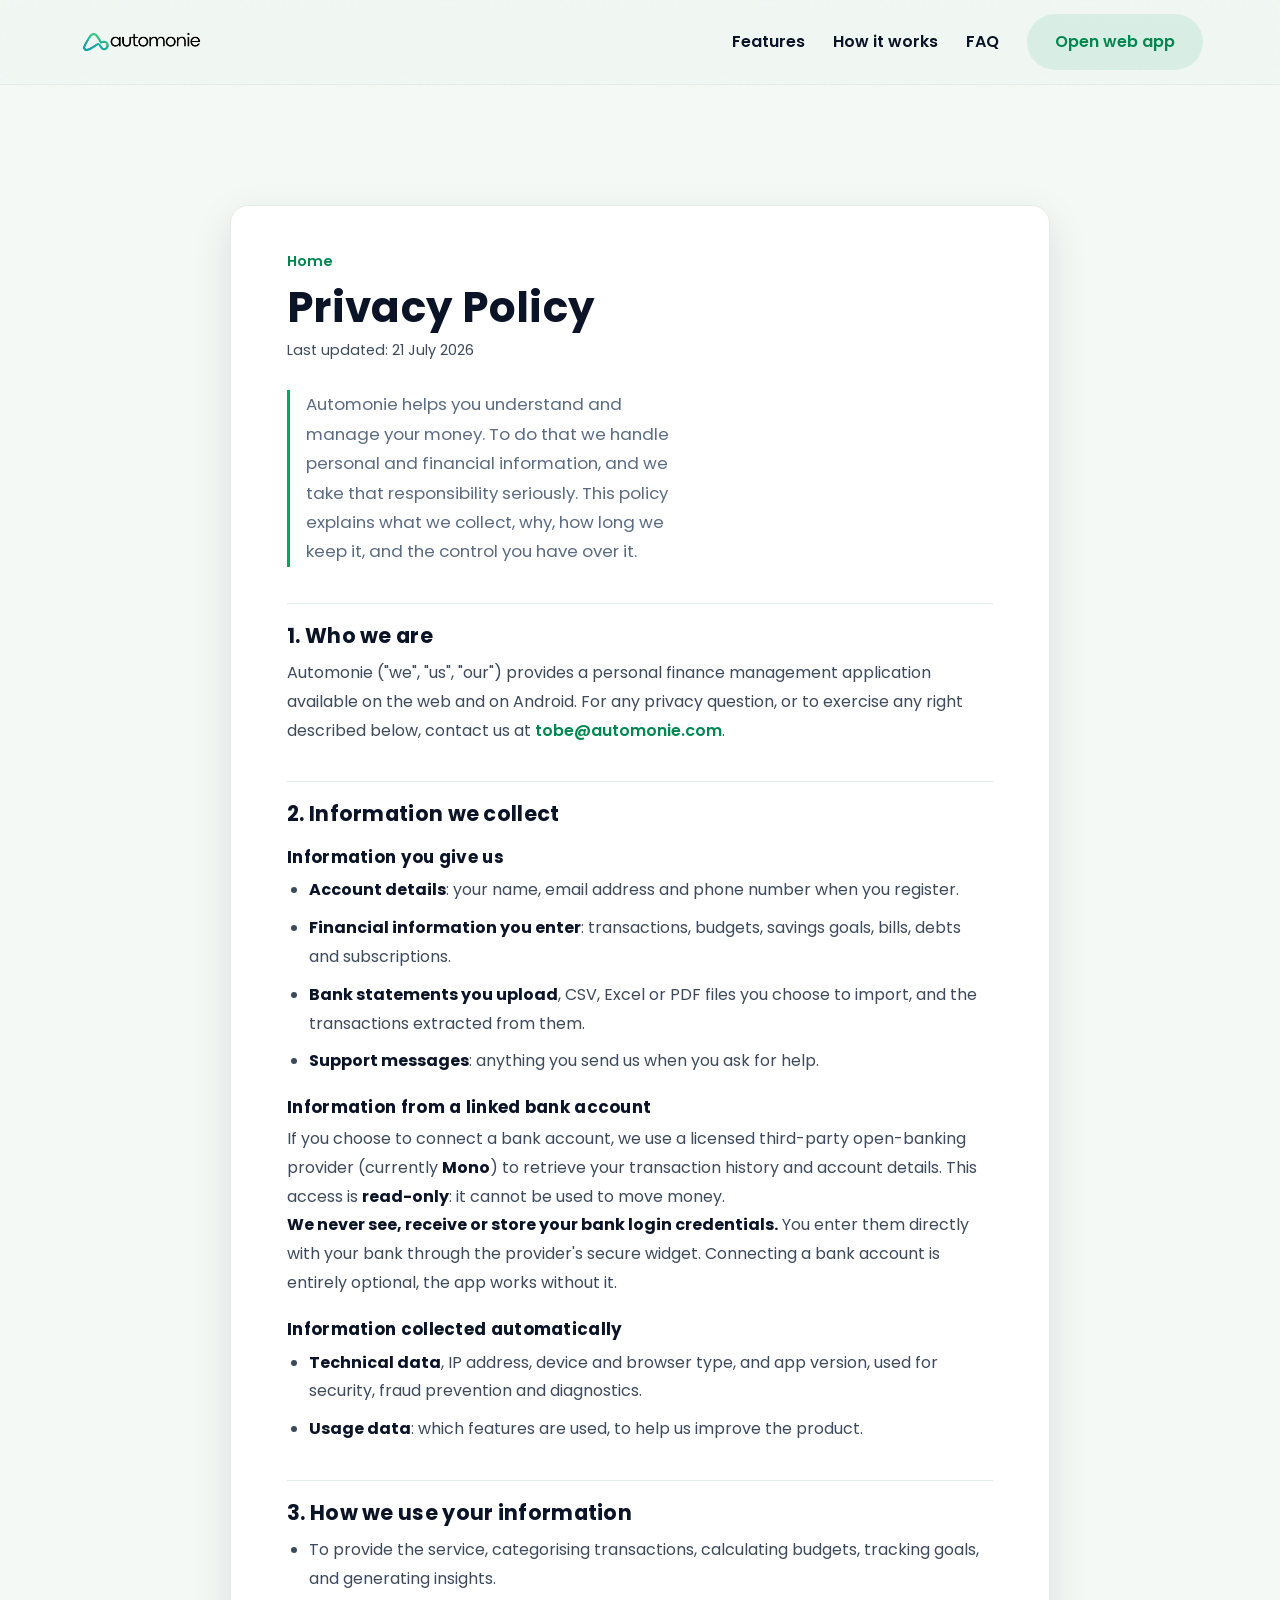
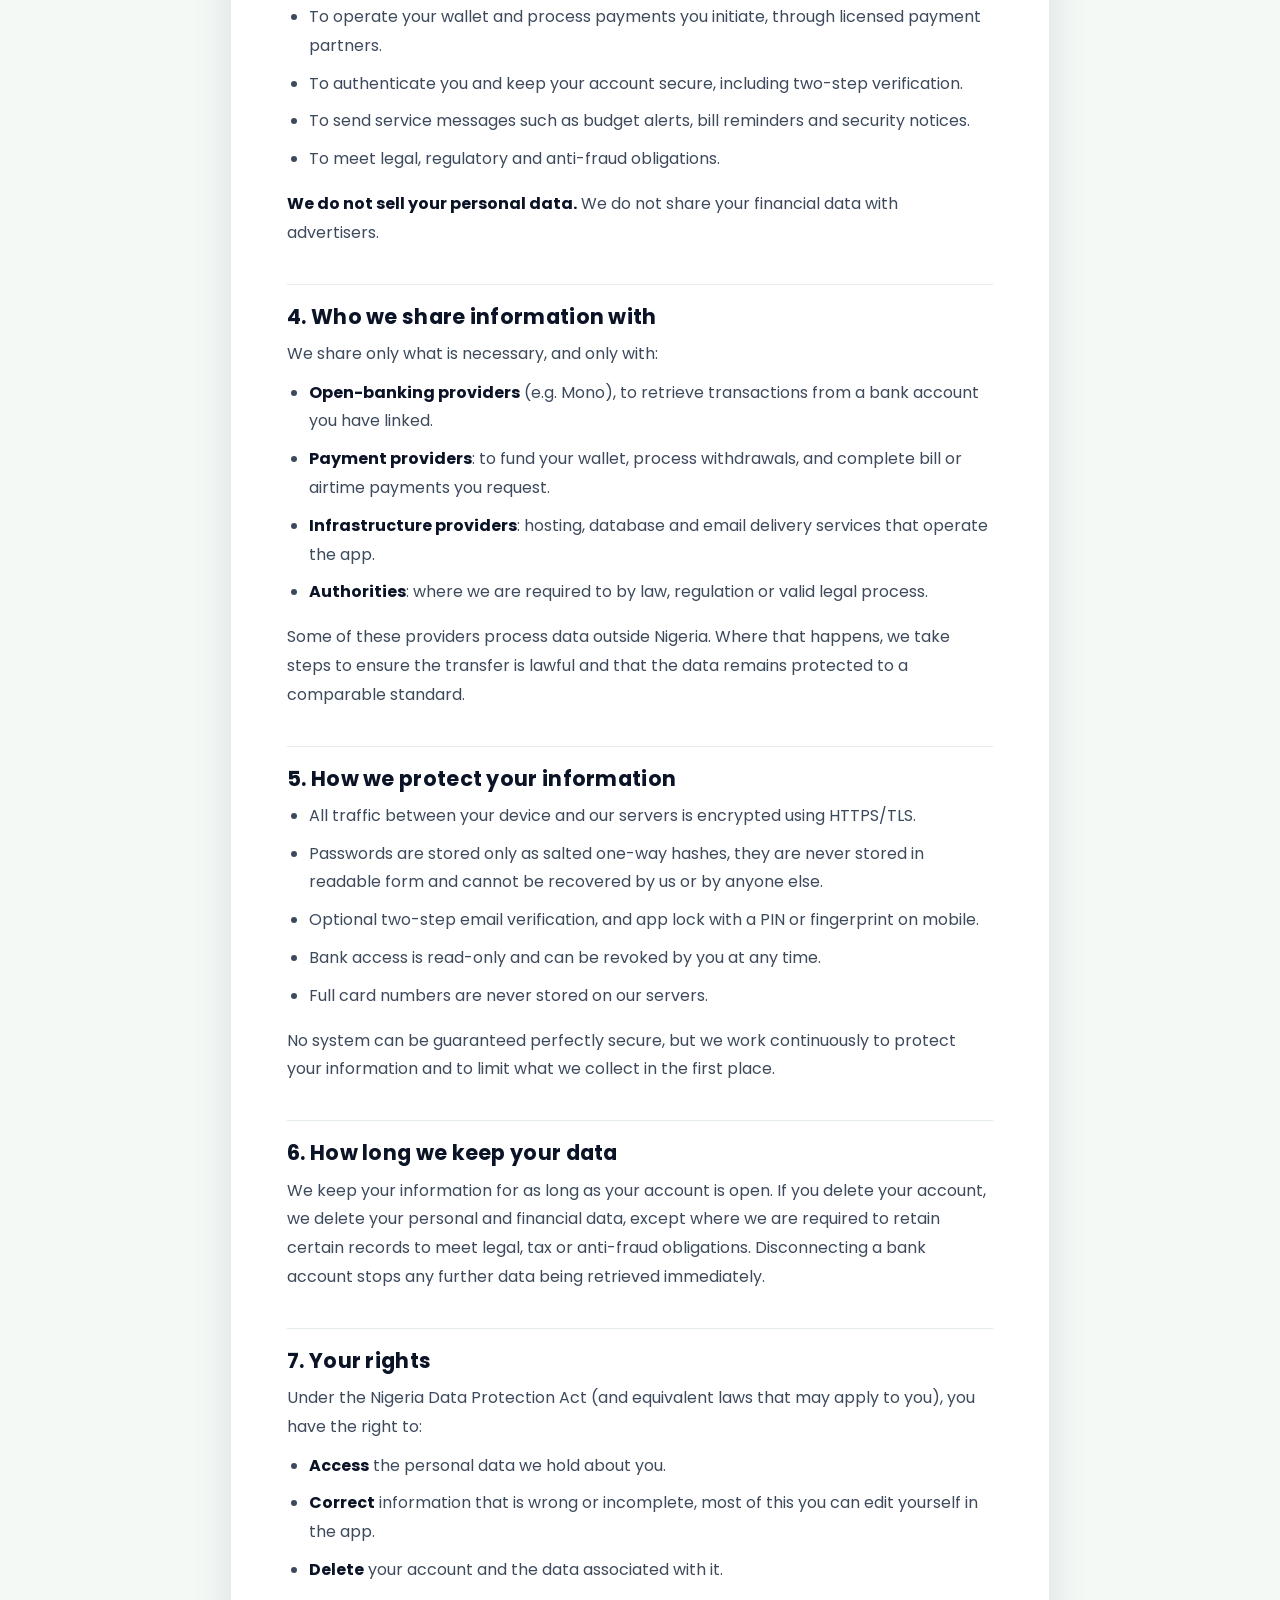
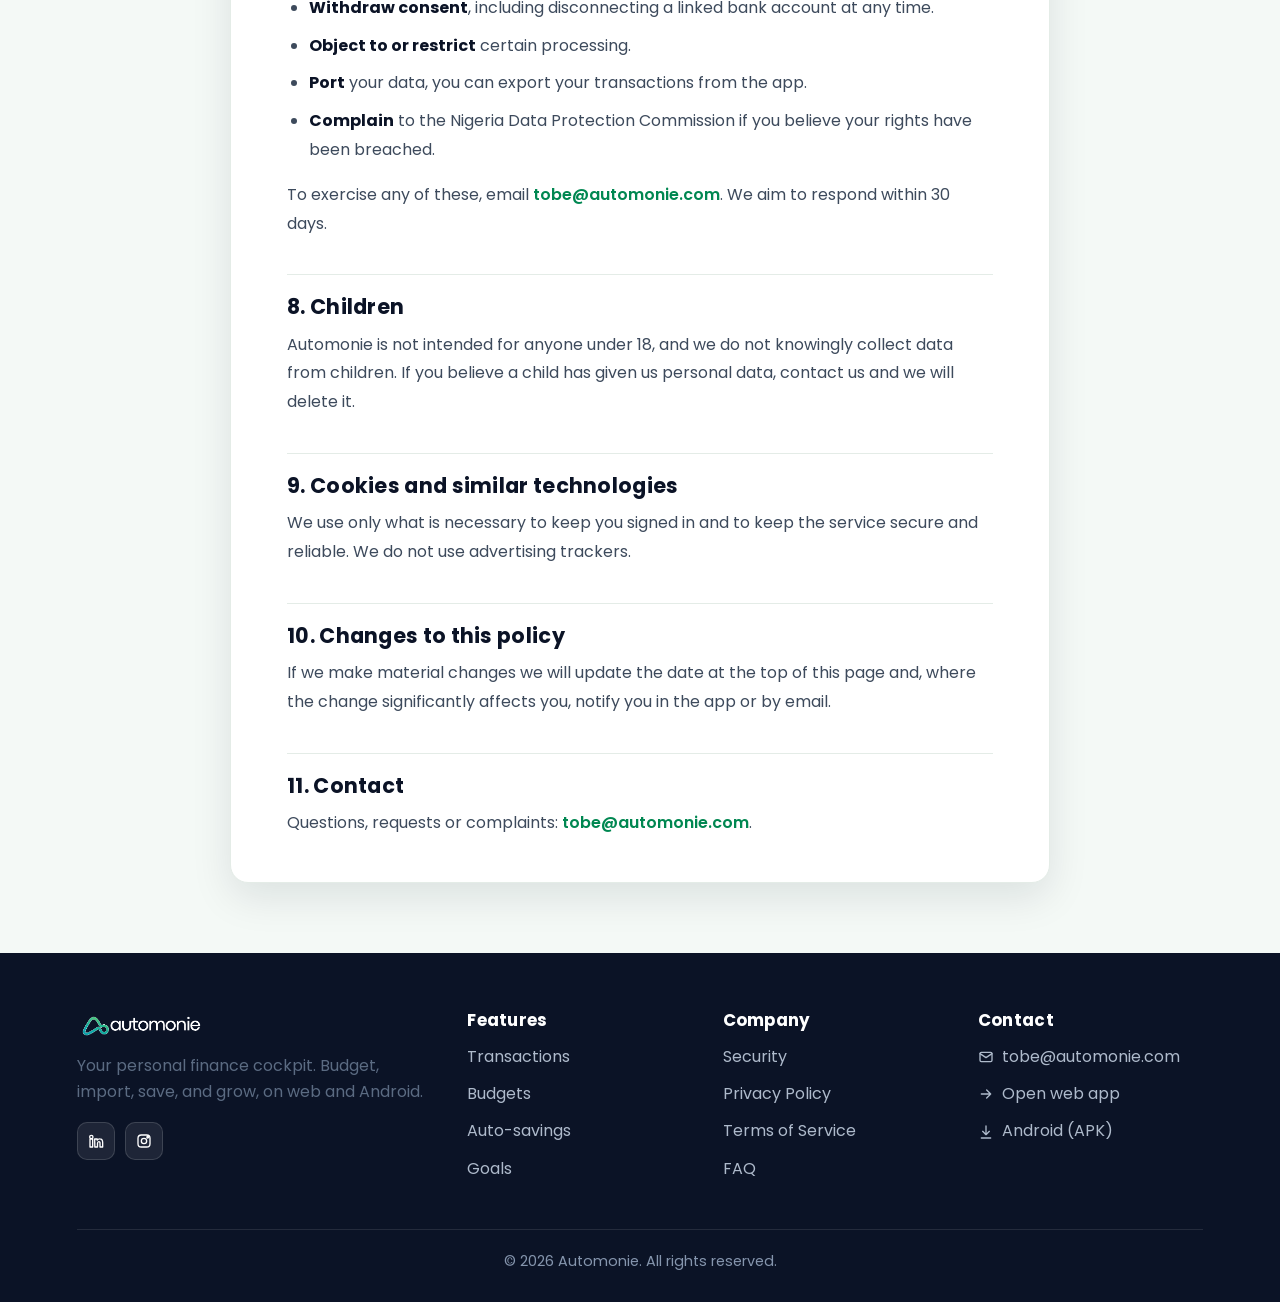
<file: privacy.html>
<!DOCTYPE html>
<html lang="en">
<head>
<meta charset="UTF-8" />
<meta name="viewport" content="width=device-width, initial-scale=1.0" />
<title>Privacy Policy | Automonie</title>
<meta name="description" content="How Automonie collects, uses, stores and protects your personal and financial information, and the rights you have under the Nigeria Data Protection Act." />
<meta name="theme-color" content="#0b1326" />
<link rel="canonical" href="https://automonie.com/privacy.html" />
<meta property="og:type" content="website" />
<meta property="og:site_name" content="Automonie" />
<meta property="og:title" content="Privacy Policy | Automonie" />
<meta property="og:description" content="How Automonie collects, uses, stores and protects your personal and financial information." />
<meta property="og:url" content="https://automonie.com/privacy.html" />
<meta property="og:image" content="https://automonie.com/assets/og-cover.png" />
<meta name="twitter:card" content="summary_large_image" />
<link rel="icon" type="image/png" href="assets/logo-mark.png" />
<link rel="preconnect" href="https://fonts.googleapis.com" />
<link rel="preconnect" href="https://fonts.gstatic.com" crossorigin />
<link href="https://fonts.googleapis.com/css2?family=Poppins:wght@400;500;600;700&display=swap" rel="stylesheet" />
<script>document.documentElement.className+=" js";</script>
<link rel="stylesheet" href="assets/site.css" />
</head>
<body>
<header class="nav" id="top">
  <a href="index.html#top" class="brand"><img src="assets/logo-full-dark.png" alt="Automonie" class="brand-img"></a>
  <nav class="nav-links" id="navLinks">
    <a href="index.html#features">Features</a>
    <a href="index.html#how">How it works</a>
    <a href="index.html#faq">FAQ</a>
    <a class="btn btn-ghost" data-app="web">Open web app</a>
  </nav>
  <button class="nav-toggle" id="navToggle" aria-label="Menu"><svg class="ic" style="width:26px;height:26px" viewBox="0 0 24 24"><path d="M3 6h18M3 12h18M3 18h18"/></svg></button>
</header>

<section class="legal">
  <div class="legal-in">
    <div class="crumbs"><a href="index.html">Home</a> <span>/</span> <span>Privacy Policy</span></div>
    <h1>Privacy Policy</h1>
    <p class="legal-meta">Last updated: 21 July 2026</p>

    <p class="lead">Automonie helps you understand and manage your money. To do that we handle personal and financial information, and we take that responsibility seriously. This policy explains what we collect, why, how long we keep it, and the control you have over it.</p>

    <h2>1. Who we are</h2>
    <p>Automonie ("we", "us", "our") provides a personal finance management application available on the web and on Android. For any privacy question, or to exercise any right described below, contact us at <a href="mailto:tobe@automonie.com">tobe@automonie.com</a>.</p>

    <h2>2. Information we collect</h2>
    <h3>Information you give us</h3>
    <ul>
      <li><strong>Account details</strong>: your name, email address and phone number when you register.</li>
      <li><strong>Financial information you enter</strong>: transactions, budgets, savings goals, bills, debts and subscriptions.</li>
      <li><strong>Bank statements you upload</strong>, CSV, Excel or PDF files you choose to import, and the transactions extracted from them.</li>
      <li><strong>Support messages</strong>: anything you send us when you ask for help.</li>
    </ul>

    <h3>Information from a linked bank account</h3>
    <p>If you choose to connect a bank account, we use a licensed third-party open-banking provider (currently <strong>Mono</strong>) to retrieve your transaction history and account details. This access is <strong>read-only</strong>: it cannot be used to move money.</p>
    <p><strong>We never see, receive or store your bank login credentials.</strong> You enter them directly with your bank through the provider's secure widget. Connecting a bank account is entirely optional, the app works without it.</p>

    <h3>Information collected automatically</h3>
    <ul>
      <li><strong>Technical data</strong>, IP address, device and browser type, and app version, used for security, fraud prevention and diagnostics.</li>
      <li><strong>Usage data</strong>: which features are used, to help us improve the product.</li>
    </ul>

    <h2>3. How we use your information</h2>
    <ul>
      <li>To provide the service, categorising transactions, calculating budgets, tracking goals, and generating insights.</li>
      <li>To operate your wallet and process payments you initiate, through licensed payment partners.</li>
      <li>To authenticate you and keep your account secure, including two-step verification.</li>
      <li>To send service messages such as budget alerts, bill reminders and security notices.</li>
      <li>To meet legal, regulatory and anti-fraud obligations.</li>
    </ul>
    <p><strong>We do not sell your personal data.</strong> We do not share your financial data with advertisers.</p>

    <h2>4. Who we share information with</h2>
    <p>We share only what is necessary, and only with:</p>
    <ul>
      <li><strong>Open-banking providers</strong> (e.g. Mono), to retrieve transactions from a bank account you have linked.</li>
      <li><strong>Payment providers</strong>: to fund your wallet, process withdrawals, and complete bill or airtime payments you request.</li>
      <li><strong>Infrastructure providers</strong>: hosting, database and email delivery services that operate the app.</li>
      <li><strong>Authorities</strong>: where we are required to by law, regulation or valid legal process.</li>
    </ul>
    <p>Some of these providers process data outside Nigeria. Where that happens, we take steps to ensure the transfer is lawful and that the data remains protected to a comparable standard.</p>

    <h2>5. How we protect your information</h2>
    <ul>
      <li>All traffic between your device and our servers is encrypted using HTTPS/TLS.</li>
      <li>Passwords are stored only as salted one-way hashes, they are never stored in readable form and cannot be recovered by us or by anyone else.</li>
      <li>Optional two-step email verification, and app lock with a PIN or fingerprint on mobile.</li>
      <li>Bank access is read-only and can be revoked by you at any time.</li>
      <li>Full card numbers are never stored on our servers.</li>
    </ul>
    <p>No system can be guaranteed perfectly secure, but we work continuously to protect your information and to limit what we collect in the first place.</p>

    <h2>6. How long we keep your data</h2>
    <p>We keep your information for as long as your account is open. If you delete your account, we delete your personal and financial data, except where we are required to retain certain records to meet legal, tax or anti-fraud obligations. Disconnecting a bank account stops any further data being retrieved immediately.</p>

    <h2>7. Your rights</h2>
    <p>Under the Nigeria Data Protection Act (and equivalent laws that may apply to you), you have the right to:</p>
    <ul>
      <li><strong>Access</strong> the personal data we hold about you.</li>
      <li><strong>Correct</strong> information that is wrong or incomplete, most of this you can edit yourself in the app.</li>
      <li><strong>Delete</strong> your account and the data associated with it.</li>
      <li><strong>Withdraw consent</strong>, including disconnecting a linked bank account at any time.</li>
      <li><strong>Object to or restrict</strong> certain processing.</li>
      <li><strong>Port</strong> your data, you can export your transactions from the app.</li>
      <li><strong>Complain</strong> to the Nigeria Data Protection Commission if you believe your rights have been breached.</li>
    </ul>
    <p>To exercise any of these, email <a href="mailto:tobe@automonie.com">tobe@automonie.com</a>. We aim to respond within 30 days.</p>

    <h2>8. Children</h2>
    <p>Automonie is not intended for anyone under 18, and we do not knowingly collect data from children. If you believe a child has given us personal data, contact us and we will delete it.</p>

    <h2>9. Cookies and similar technologies</h2>
    <p>We use only what is necessary to keep you signed in and to keep the service secure and reliable. We do not use advertising trackers.</p>

    <h2>10. Changes to this policy</h2>
    <p>If we make material changes we will update the date at the top of this page and, where the change significantly affects you, notify you in the app or by email.</p>

    <h2>11. Contact</h2>
    <p>Questions, requests or complaints: <a href="mailto:tobe@automonie.com">tobe@automonie.com</a>.</p>
  </div>
</section>

<footer class="footer" id="contact">
  <div class="footer-grid">
    <div>
      <div class="brand"><img src="assets/logo-full-light.png" alt="Automonie" class="brand-img"></div>
      <p class="muted">Your personal finance cockpit. Budget, import, save, and grow, on web and Android.</p>
      <div class="social">
        <a href="https://www.linkedin.com/company/automonie/" target="_blank" rel="noopener" aria-label="Automonie on LinkedIn"><svg class="ic" viewBox="0 0 24 24"><path d="M4.98 3.5a2.5 2.5 0 1 1 0 5 2.5 2.5 0 0 1 0-5zM3 9h4v12H3zM10 9h3.8v1.7h.05a4.2 4.2 0 0 1 3.75-2c4 0 4.4 2.4 4.4 5.6V21h-4v-5.2c0-1.25 0-2.85-1.75-2.85s-2 1.35-2 2.75V21h-4z"/></svg></a>
        <a href="https://www.instagram.com/automonie.ng/" target="_blank" rel="noopener" aria-label="Automonie on Instagram"><svg class="ic" viewBox="0 0 24 24"><rect x="3" y="3" width="18" height="18" rx="5"/><circle cx="12" cy="12" r="4"/><circle cx="17.5" cy="6.5" r="1.2"/></svg></a>
      </div>
    </div>
    <div><h4>Features</h4><a href="features/transactions.html">Transactions</a><a href="features/budgets.html">Budgets</a><a href="features/auto-savings.html">Auto-savings</a><a href="features/goals.html">Goals</a></div>
    <div><h4>Company</h4><a href="index.html#security">Security</a><a href="privacy.html">Privacy Policy</a><a href="terms.html">Terms of Service</a><a href="index.html#faq">FAQ</a></div>
    <div><h4>Contact</h4>
      <a href="mailto:tobe@automonie.com"><svg class="ic" viewBox="0 0 24 24"><rect x="3" y="5" width="18" height="14" rx="2"/><path d="M3 7l9 6 9-6"/></svg> tobe@automonie.com</a>
      <a data-app="web"><svg class="ic" viewBox="0 0 24 24"><path d="M5 12h14M13 6l6 6-6 6"/></svg> Open web app</a>
      <a data-app="apk"><svg class="ic" viewBox="0 0 24 24"><path d="M12 3v12M7 11l5 5 5-5M5 21h14"/></svg> Android (APK)</a>
    </div>
  </div>
  <div class="footer-bottom">© <span id="year"></span> Automonie. All rights reserved.</div>
</footer>

<script src="assets/site.js"></script>
</body>
</html>
</file>
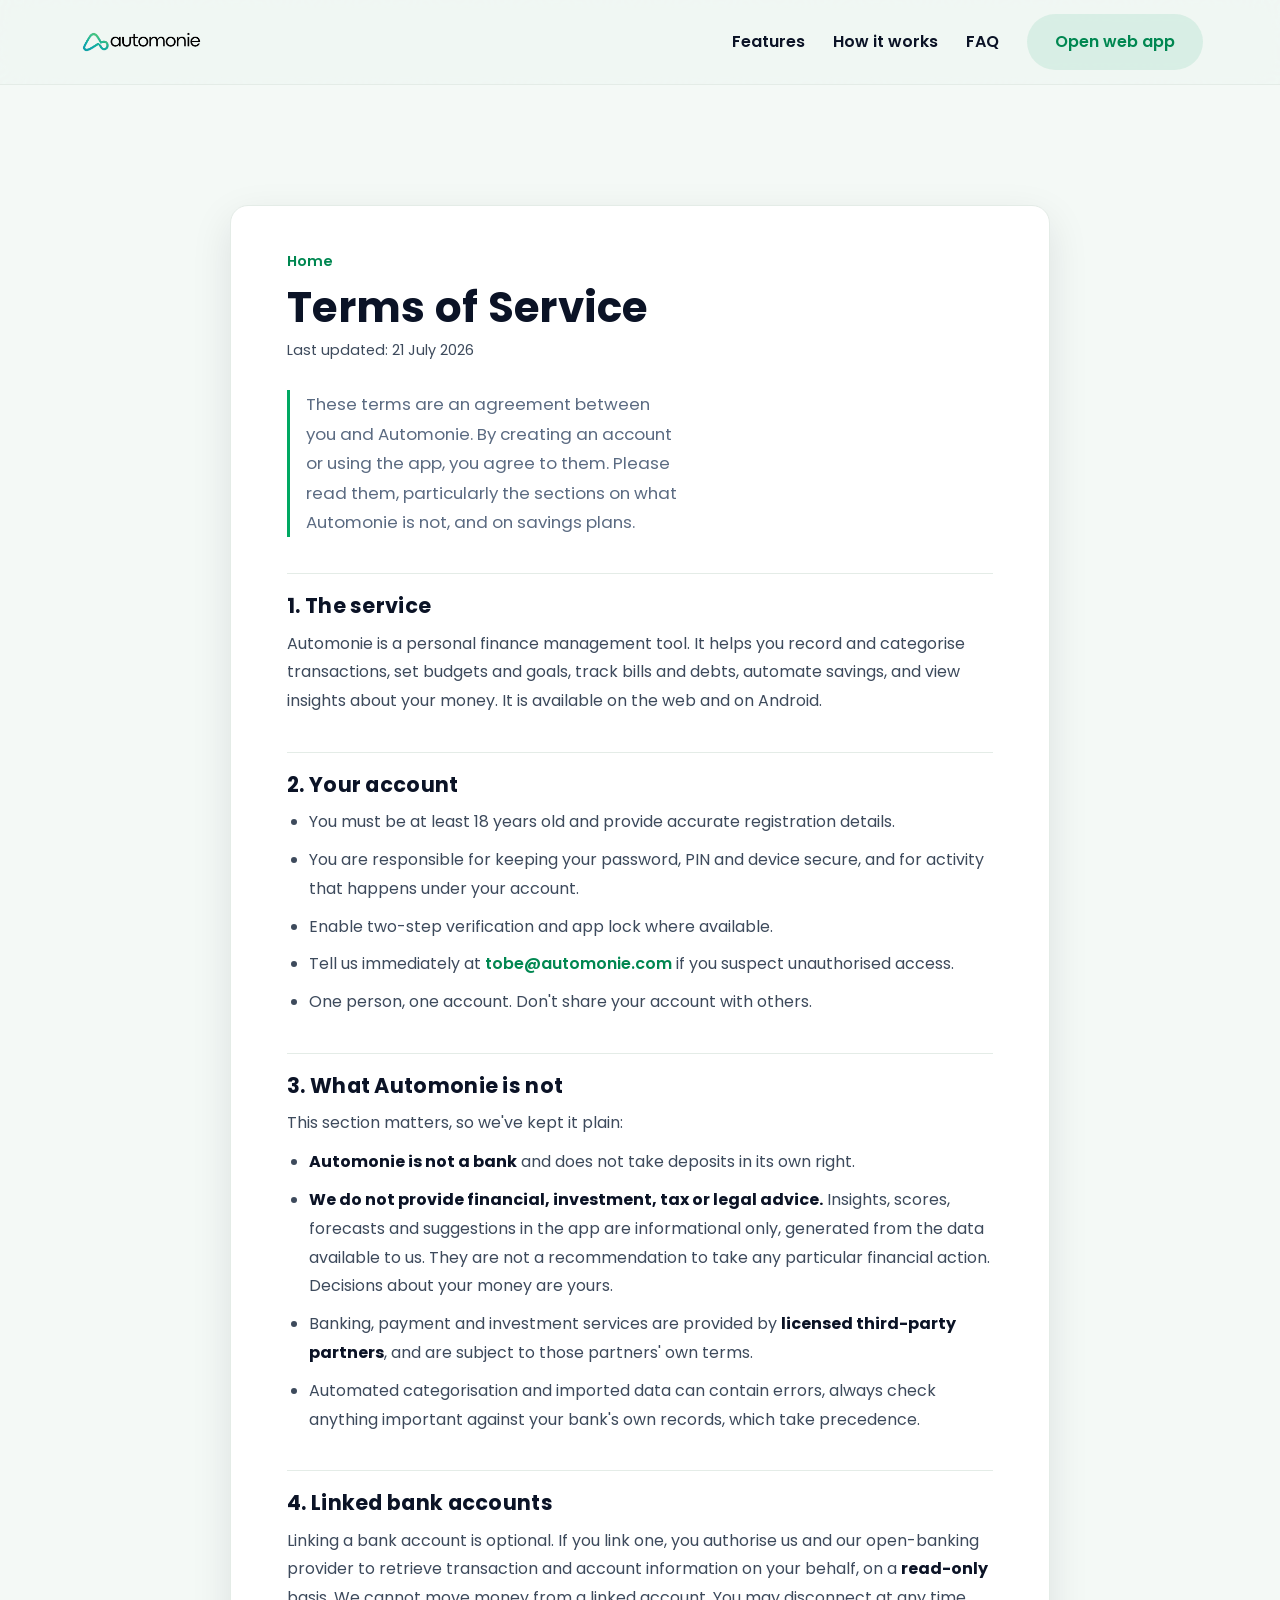
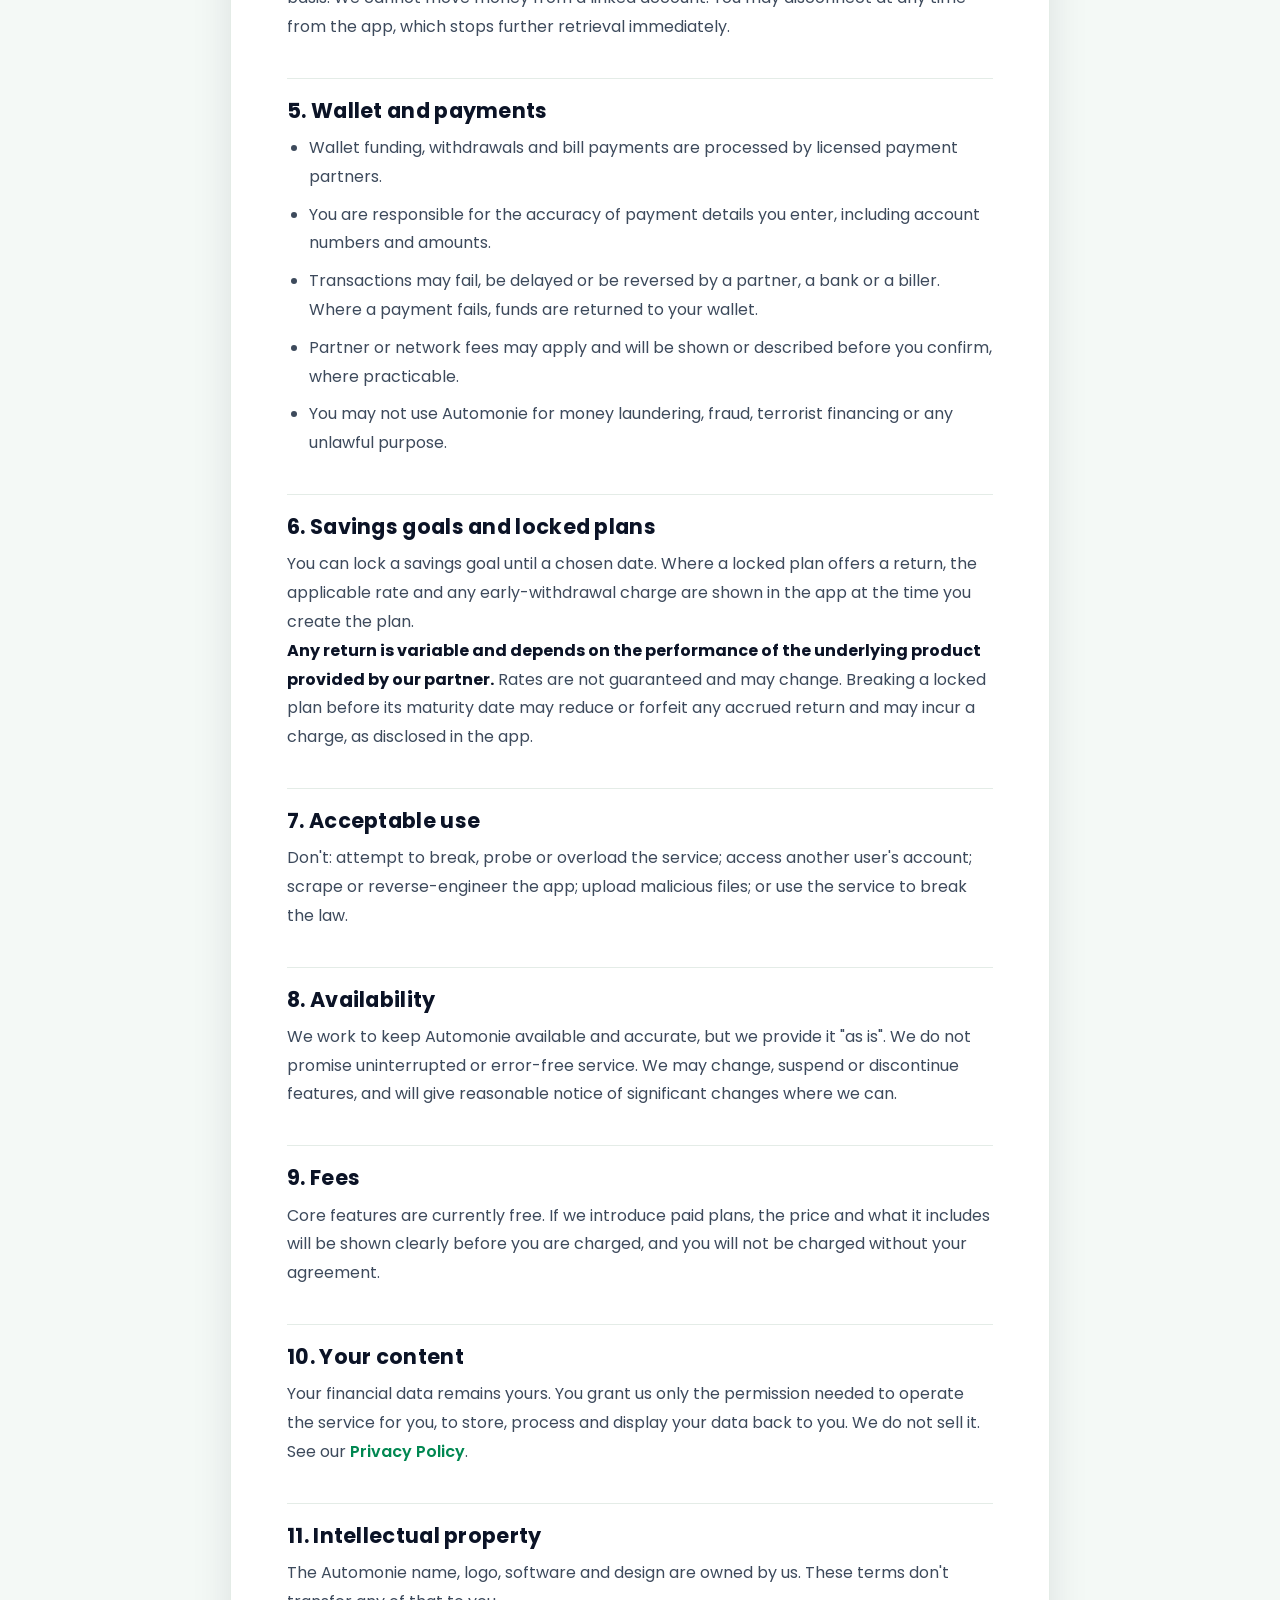
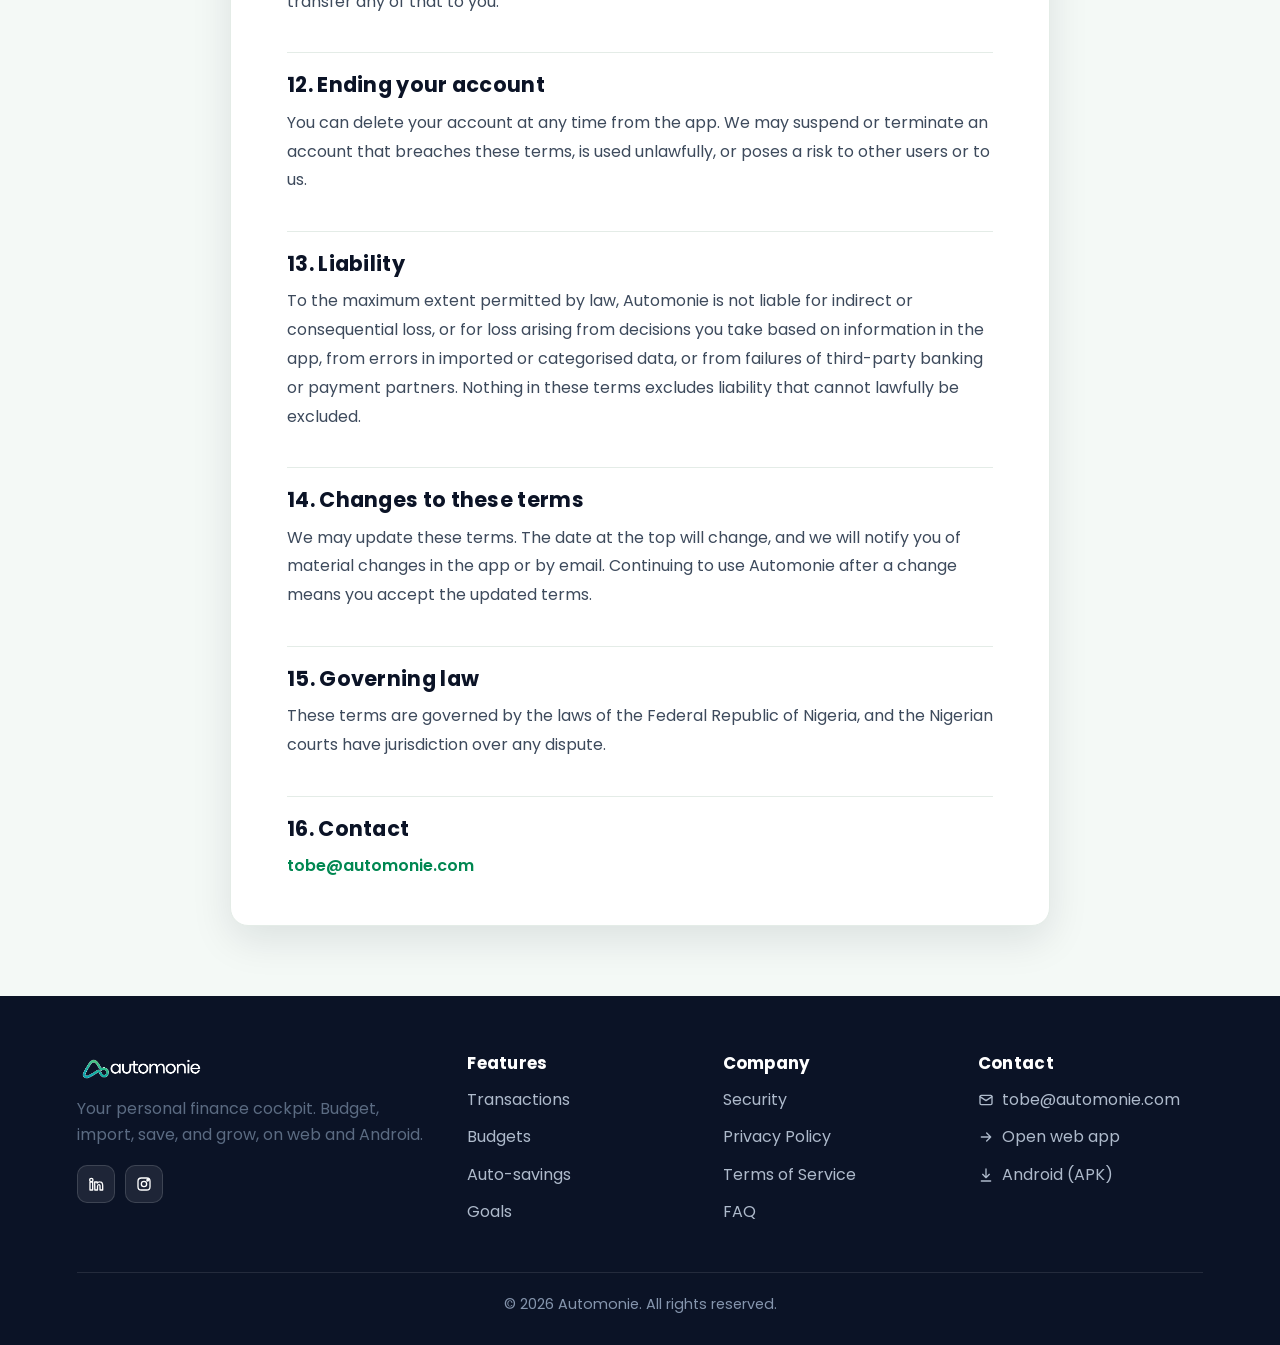
<file: terms.html>
<!DOCTYPE html>
<html lang="en">
<head>
<meta charset="UTF-8" />
<meta name="viewport" content="width=device-width, initial-scale=1.0" />
<title>Terms of Service | Automonie</title>
<meta name="description" content="The terms that govern your use of Automonie, your account, wallet, linked bank accounts, savings plans, and the limits of our service." />
<meta name="theme-color" content="#0b1326" />
<link rel="canonical" href="https://automonie.com/terms.html" />
<meta property="og:type" content="website" />
<meta property="og:site_name" content="Automonie" />
<meta property="og:title" content="Terms of Service | Automonie" />
<meta property="og:description" content="The terms that govern your use of Automonie." />
<meta property="og:url" content="https://automonie.com/terms.html" />
<meta property="og:image" content="https://automonie.com/assets/og-cover.png" />
<meta name="twitter:card" content="summary_large_image" />
<link rel="icon" type="image/png" href="assets/logo-mark.png" />
<link rel="preconnect" href="https://fonts.googleapis.com" />
<link rel="preconnect" href="https://fonts.gstatic.com" crossorigin />
<link href="https://fonts.googleapis.com/css2?family=Poppins:wght@400;500;600;700&display=swap" rel="stylesheet" />
<script>document.documentElement.className+=" js";</script>
<link rel="stylesheet" href="assets/site.css" />
</head>
<body>
<header class="nav" id="top">
  <a href="index.html#top" class="brand"><img src="assets/logo-full-dark.png" alt="Automonie" class="brand-img"></a>
  <nav class="nav-links" id="navLinks">
    <a href="index.html#features">Features</a>
    <a href="index.html#how">How it works</a>
    <a href="index.html#faq">FAQ</a>
    <a class="btn btn-ghost" data-app="web">Open web app</a>
  </nav>
  <button class="nav-toggle" id="navToggle" aria-label="Menu"><svg class="ic" style="width:26px;height:26px" viewBox="0 0 24 24"><path d="M3 6h18M3 12h18M3 18h18"/></svg></button>
</header>

<section class="legal">
  <div class="legal-in">
    <div class="crumbs"><a href="index.html">Home</a> <span>/</span> <span>Terms of Service</span></div>
    <h1>Terms of Service</h1>
    <p class="legal-meta">Last updated: 21 July 2026</p>

    <p class="lead">These terms are an agreement between you and Automonie. By creating an account or using the app, you agree to them. Please read them, particularly the sections on what Automonie is not, and on savings plans.</p>

    <h2>1. The service</h2>
    <p>Automonie is a personal finance management tool. It helps you record and categorise transactions, set budgets and goals, track bills and debts, automate savings, and view insights about your money. It is available on the web and on Android.</p>

    <h2>2. Your account</h2>
    <ul>
      <li>You must be at least 18 years old and provide accurate registration details.</li>
      <li>You are responsible for keeping your password, PIN and device secure, and for activity that happens under your account.</li>
      <li>Enable two-step verification and app lock where available.</li>
      <li>Tell us immediately at <a href="mailto:tobe@automonie.com">tobe@automonie.com</a> if you suspect unauthorised access.</li>
      <li>One person, one account. Don't share your account with others.</li>
    </ul>

    <h2>3. What Automonie is not</h2>
    <p>This section matters, so we've kept it plain:</p>
    <ul>
      <li><strong>Automonie is not a bank</strong> and does not take deposits in its own right.</li>
      <li><strong>We do not provide financial, investment, tax or legal advice.</strong> Insights, scores, forecasts and suggestions in the app are informational only, generated from the data available to us. They are not a recommendation to take any particular financial action. Decisions about your money are yours.</li>
      <li>Banking, payment and investment services are provided by <strong>licensed third-party partners</strong>, and are subject to those partners' own terms.</li>
      <li>Automated categorisation and imported data can contain errors, always check anything important against your bank's own records, which take precedence.</li>
    </ul>

    <h2>4. Linked bank accounts</h2>
    <p>Linking a bank account is optional. If you link one, you authorise us and our open-banking provider to retrieve transaction and account information on your behalf, on a <strong>read-only</strong> basis. We cannot move money from a linked account. You may disconnect at any time from the app, which stops further retrieval immediately.</p>

    <h2>5. Wallet and payments</h2>
    <ul>
      <li>Wallet funding, withdrawals and bill payments are processed by licensed payment partners.</li>
      <li>You are responsible for the accuracy of payment details you enter, including account numbers and amounts.</li>
      <li>Transactions may fail, be delayed or be reversed by a partner, a bank or a biller. Where a payment fails, funds are returned to your wallet.</li>
      <li>Partner or network fees may apply and will be shown or described before you confirm, where practicable.</li>
      <li>You may not use Automonie for money laundering, fraud, terrorist financing or any unlawful purpose.</li>
    </ul>

    <h2>6. Savings goals and locked plans</h2>
    <p>You can lock a savings goal until a chosen date. Where a locked plan offers a return, the applicable rate and any early-withdrawal charge are shown in the app at the time you create the plan.</p>
    <p><strong>Any return is variable and depends on the performance of the underlying product provided by our partner.</strong> Rates are not guaranteed and may change. Breaking a locked plan before its maturity date may reduce or forfeit any accrued return and may incur a charge, as disclosed in the app.</p>

    <h2>7. Acceptable use</h2>
    <p>Don't: attempt to break, probe or overload the service; access another user's account; scrape or reverse-engineer the app; upload malicious files; or use the service to break the law.</p>

    <h2>8. Availability</h2>
    <p>We work to keep Automonie available and accurate, but we provide it "as is". We do not promise uninterrupted or error-free service. We may change, suspend or discontinue features, and will give reasonable notice of significant changes where we can.</p>

    <h2>9. Fees</h2>
    <p>Core features are currently free. If we introduce paid plans, the price and what it includes will be shown clearly before you are charged, and you will not be charged without your agreement.</p>

    <h2>10. Your content</h2>
    <p>Your financial data remains yours. You grant us only the permission needed to operate the service for you, to store, process and display your data back to you. We do not sell it. See our <a href="privacy.html">Privacy Policy</a>.</p>

    <h2>11. Intellectual property</h2>
    <p>The Automonie name, logo, software and design are owned by us. These terms don't transfer any of that to you.</p>

    <h2>12. Ending your account</h2>
    <p>You can delete your account at any time from the app. We may suspend or terminate an account that breaches these terms, is used unlawfully, or poses a risk to other users or to us.</p>

    <h2>13. Liability</h2>
    <p>To the maximum extent permitted by law, Automonie is not liable for indirect or consequential loss, or for loss arising from decisions you take based on information in the app, from errors in imported or categorised data, or from failures of third-party banking or payment partners. Nothing in these terms excludes liability that cannot lawfully be excluded.</p>

    <h2>14. Changes to these terms</h2>
    <p>We may update these terms. The date at the top will change, and we will notify you of material changes in the app or by email. Continuing to use Automonie after a change means you accept the updated terms.</p>

    <h2>15. Governing law</h2>
    <p>These terms are governed by the laws of the Federal Republic of Nigeria, and the Nigerian courts have jurisdiction over any dispute.</p>

    <h2>16. Contact</h2>
    <p><a href="mailto:tobe@automonie.com">tobe@automonie.com</a></p>
  </div>
</section>

<footer class="footer" id="contact">
  <div class="footer-grid">
    <div>
      <div class="brand"><img src="assets/logo-full-light.png" alt="Automonie" class="brand-img"></div>
      <p class="muted">Your personal finance cockpit. Budget, import, save, and grow, on web and Android.</p>
      <div class="social">
        <a href="https://www.linkedin.com/company/automonie/" target="_blank" rel="noopener" aria-label="Automonie on LinkedIn"><svg class="ic" viewBox="0 0 24 24"><path d="M4.98 3.5a2.5 2.5 0 1 1 0 5 2.5 2.5 0 0 1 0-5zM3 9h4v12H3zM10 9h3.8v1.7h.05a4.2 4.2 0 0 1 3.75-2c4 0 4.4 2.4 4.4 5.6V21h-4v-5.2c0-1.25 0-2.85-1.75-2.85s-2 1.35-2 2.75V21h-4z"/></svg></a>
        <a href="https://www.instagram.com/automonie.ng/" target="_blank" rel="noopener" aria-label="Automonie on Instagram"><svg class="ic" viewBox="0 0 24 24"><rect x="3" y="3" width="18" height="18" rx="5"/><circle cx="12" cy="12" r="4"/><circle cx="17.5" cy="6.5" r="1.2"/></svg></a>
      </div>
    </div>
    <div><h4>Features</h4><a href="features/transactions.html">Transactions</a><a href="features/budgets.html">Budgets</a><a href="features/auto-savings.html">Auto-savings</a><a href="features/goals.html">Goals</a></div>
    <div><h4>Company</h4><a href="index.html#security">Security</a><a href="privacy.html">Privacy Policy</a><a href="terms.html">Terms of Service</a><a href="index.html#faq">FAQ</a></div>
    <div><h4>Contact</h4>
      <a href="mailto:tobe@automonie.com"><svg class="ic" viewBox="0 0 24 24"><rect x="3" y="5" width="18" height="14" rx="2"/><path d="M3 7l9 6 9-6"/></svg> tobe@automonie.com</a>
      <a data-app="web"><svg class="ic" viewBox="0 0 24 24"><path d="M5 12h14M13 6l6 6-6 6"/></svg> Open web app</a>
      <a data-app="apk"><svg class="ic" viewBox="0 0 24 24"><path d="M12 3v12M7 11l5 5 5-5M5 21h14"/></svg> Android (APK)</a>
    </div>
  </div>
  <div class="footer-bottom">© <span id="year"></span> Automonie. All rights reserved.</div>
</footer>

<script src="assets/site.js"></script>
</body>
</html>
</file>
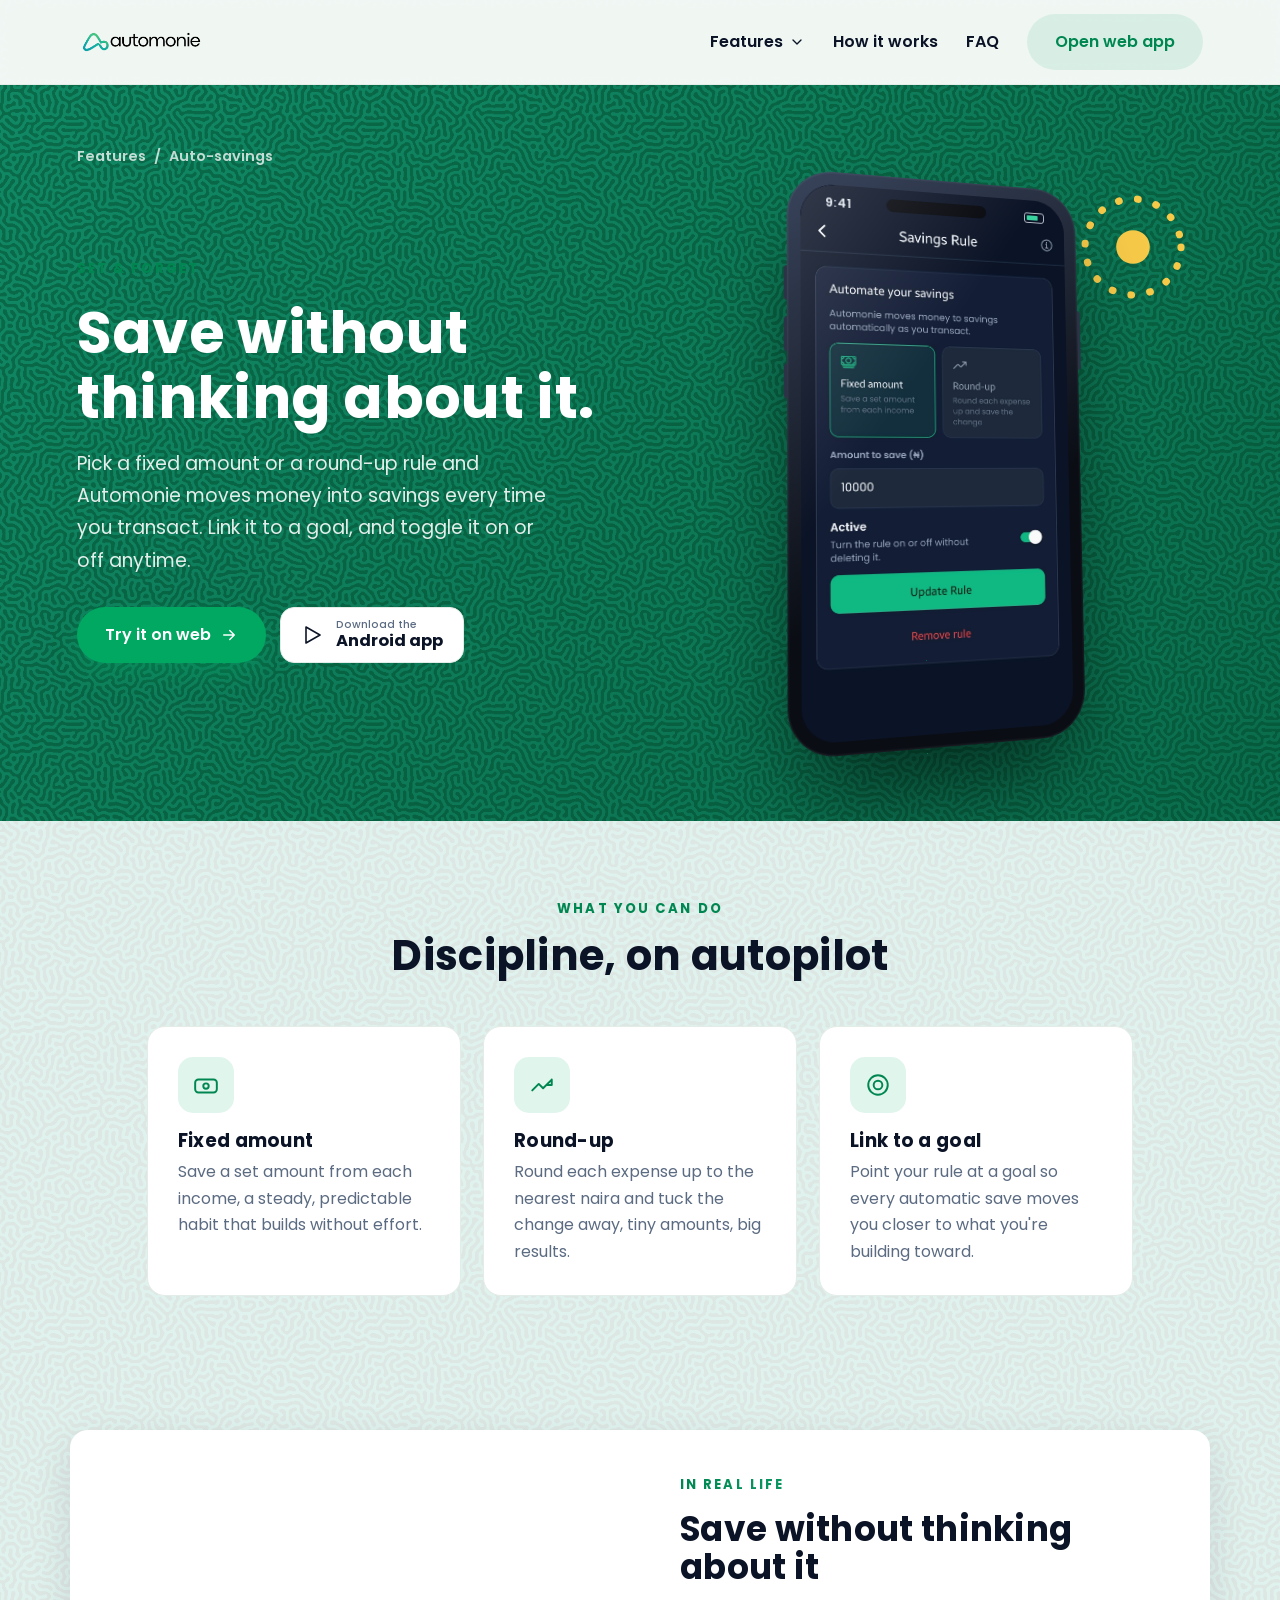
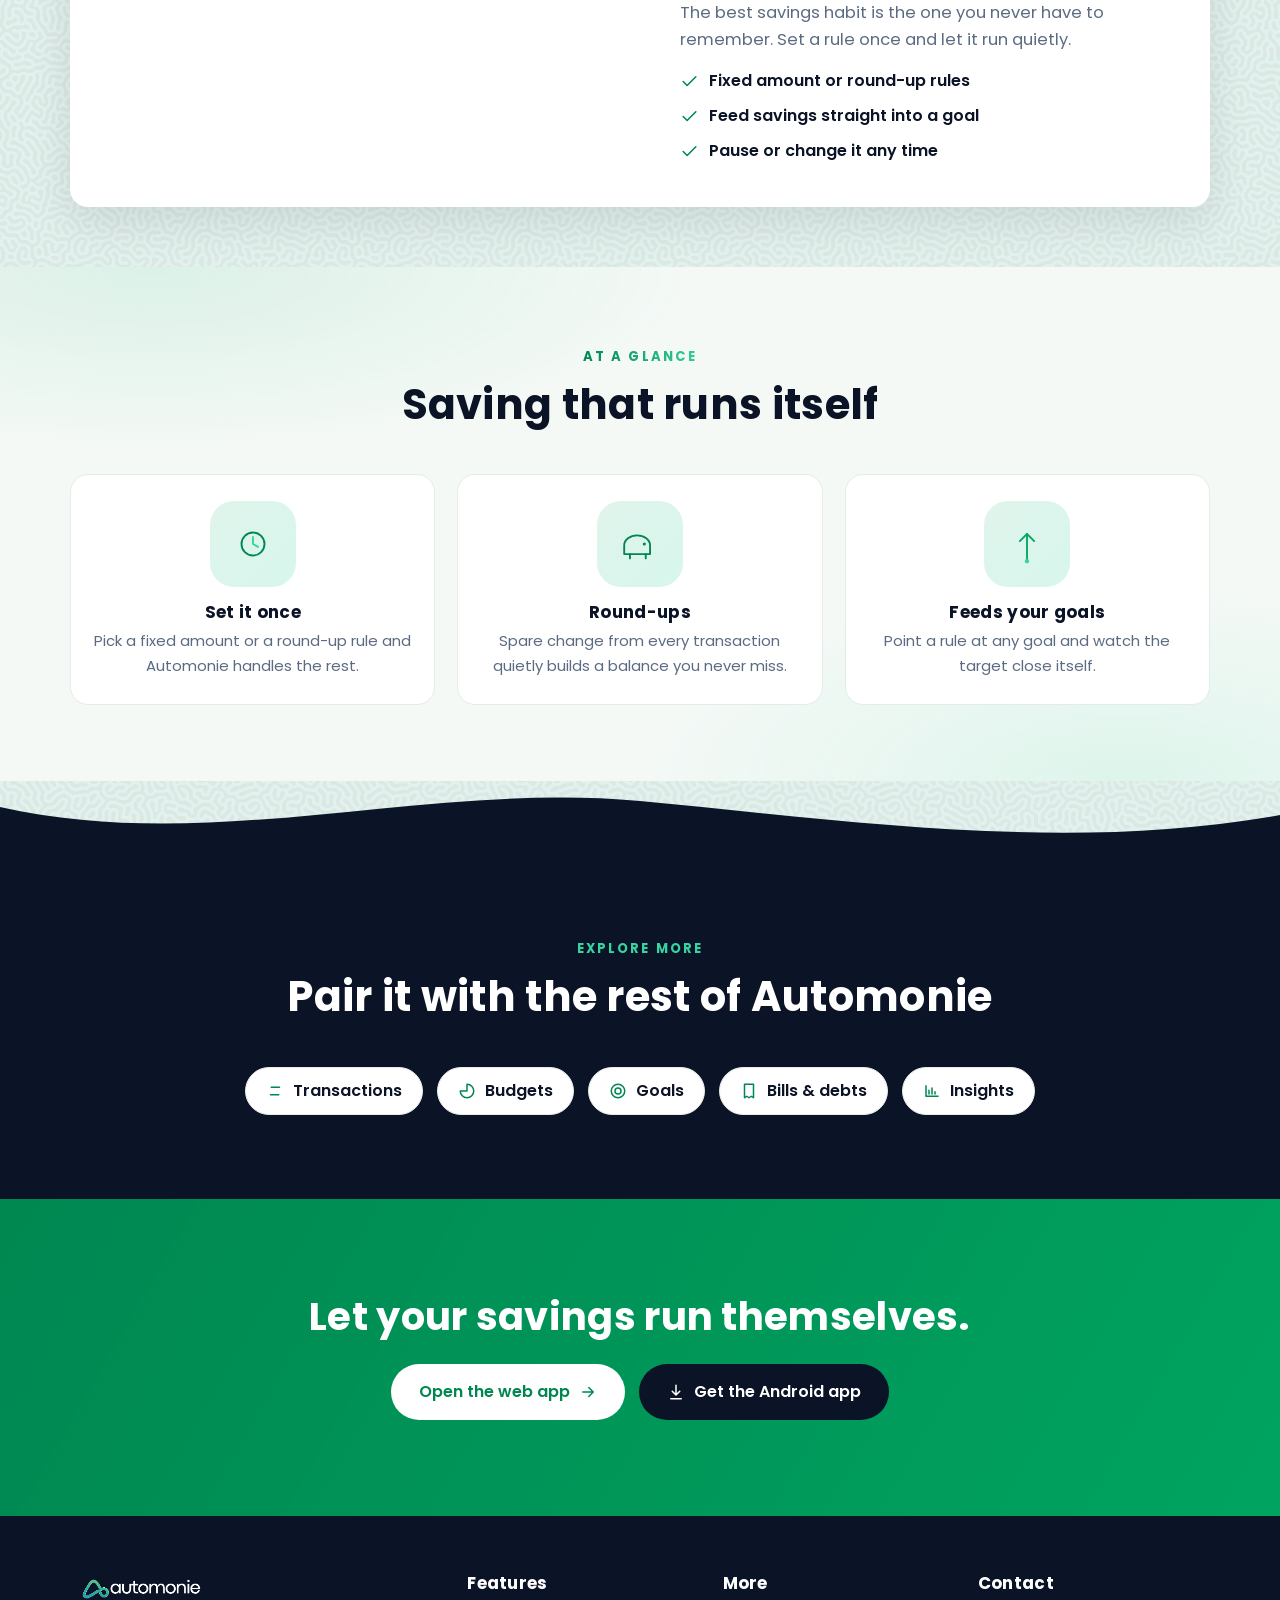
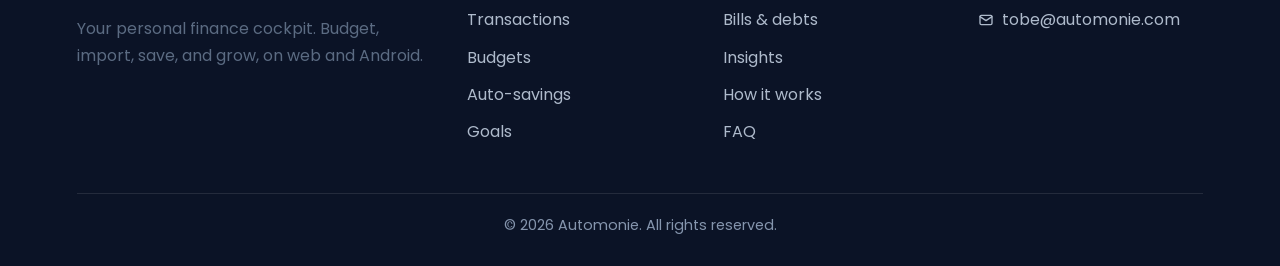
<file: features/auto-savings.html>
<!DOCTYPE html>
<html lang="en">
<head>
<meta charset="UTF-8" />
<meta name="viewport" content="width=device-width, initial-scale=1.0" />
<title>Auto-savings | Automonie</title>
<meta name="description" content="Pick a fixed amount or a round-up rule and Automonie moves money into savings every time you transact. Toggle it on or off anytime." />
<meta name="theme-color" content="#0b1326" />
<link rel="icon" type="image/png" href="../assets/logo-mark.png" />
<link rel="preconnect" href="https://fonts.googleapis.com" />
<link rel="preconnect" href="https://fonts.gstatic.com" crossorigin />
<link href="https://fonts.googleapis.com/css2?family=Poppins:wght@400;500;600;700&display=swap" rel="stylesheet" />
<script>document.documentElement.className+=" js";</script>
<link rel="stylesheet" href="../assets/site.css" />
<link rel="canonical" href="https://automonie.com/features/auto-savings.html" />
<script type="application/ld+json">{"@context":"https://schema.org","@graph":[{"@type":"BreadcrumbList","itemListElement":[{"@type":"ListItem","position":1,"name":"Home","item":"https://automonie.com/"},{"@type":"ListItem","position":2,"name":"Features","item":"https://automonie.com/#features"},{"@type":"ListItem","position":3,"name":"Auto-savings","item":"https://automonie.com/features/auto-savings.html"}]},{"@type":"WebPage","name":"Auto-savings | Automonie","description":"Pick a fixed amount or a round-up rule and Automonie moves money into savings every time you transact. Toggle it on or off anytime.","url":"https://automonie.com/features/auto-savings.html","isPartOf":{"@type":"WebSite","name":"Automonie","url":"https://automonie.com/"},"about":{"@type":"SoftwareApplication","name":"Automonie","applicationCategory":"FinanceApplication","operatingSystem":"Android, Web"}}]}</script>
</head>
<body>
<header class="nav" id="top">
  <a href="../index.html#top" class="brand"><img src="../assets/logo-full-dark.png" alt="Automonie" class="brand-img"></a>
  <nav class="nav-links" id="navLinks">
    <div class="has-drop">
      <button class="drop-btn" aria-haspopup="true">Features <svg class="ic" viewBox="0 0 24 24"><path d="M6 9l6 6 6-6"/></svg></button>
      <div class="drop-menu">
        <a href="transactions.html"><span class="di"><svg class="ic" viewBox="0 0 24 24"><path d="M7 7h11M7 7l3-3M7 7l3 3M17 17H6M17 17l-3-3M17 17l-3 3"/></svg></span><div>Transactions<small>Track &amp; import</small></div></a>
        <a href="budgets.html"><span class="di"><svg class="ic" viewBox="0 0 24 24"><path d="M3 12a9 9 0 1 0 9-9v9z"/></svg></span><div>Budgets<small>Limits &amp; alerts</small></div></a>
        <a href="auto-savings.html"><span class="di"><svg class="ic" viewBox="0 0 24 24"><path d="M4 12a8 8 0 0 1 16 0v5H4z"/><circle cx="16" cy="11" r="1"/></svg></span><div>Auto-savings<small>Set &amp; forget</small></div></a>
        <a href="goals.html"><span class="di"><svg class="ic" viewBox="0 0 24 24"><circle cx="12" cy="12" r="9"/><circle cx="12" cy="12" r="4"/></svg></span><div>Goals<small>Save &amp; lock</small></div></a>
        <a href="bills.html"><span class="di"><svg class="ic" viewBox="0 0 24 24"><path d="M6 3h12v18l-3-2-3 2-3-2-3 2zM9 8h6M9 12h6"/></svg></span><div>Bills &amp; debts<small>Never miss one</small></div></a>
        <a href="insights.html"><span class="di"><svg class="ic" viewBox="0 0 24 24"><path d="M4 19V5M4 19h16M8 16v-5M12 16V8M16 16v-3"/></svg></span><div>Insights<small>Health &amp; trends</small></div></a>
        <a href="wallet.html"><span class="di"><svg class="ic" viewBox="0 0 24 24"><rect x="3" y="6" width="18" height="13" rx="2"/><path d="M16 12h2"/></svg></span><div>Wallet<small>Deposit &amp; track</small></div></a>
      </div>
    </div>
    <a href="../index.html#how">How it works</a>
    <a href="../index.html#faq">FAQ</a>
    <a class="btn btn-ghost" data-app="web">Open web app</a>
  </nav>
  <button class="nav-toggle" id="navToggle" aria-label="Menu"><svg class="ic" style="width:26px;height:26px" viewBox="0 0 24 24"><path d="M3 6h18M3 12h18M3 18h18"/></svg></button>
</header>

<section class="fhero g">
  <div class="crumbs"><a href="../index.html#features">Features</a> <span>/</span> <span>Auto-savings</span></div>
  <div class="fhero-in">
    <div class="fhero-copy">
      <span class="eyebrow">Set &amp; forget</span>
      <h1>Save without thinking about it.</h1>
      <p>Pick a fixed amount or a round-up rule and Automonie moves money into savings every time you transact. Link it to a goal, and toggle it on or off anytime.</p>
      <div class="hero-cta">
        <a class="btn btn-primary" data-app="web">Try it on web <svg class="ic" viewBox="0 0 24 24"><path d="M5 12h14M13 6l6 6-6 6"/></svg></a>
        <a class="store light" data-app="apk"><svg class="ic" viewBox="0 0 24 24"><path d="M5 4l14 8-14 8z"/></svg><span><small>Download the</small><b>Android app</b></span></a>
      </div>
    </div>
    <div class="fhero-device">
      <svg class="deco flower" style="top:2%;right:2%" viewBox="0 0 100 100" aria-hidden="true"><circle cx="50" cy="50" r="14" fill="currentColor"/><g fill="none" stroke="currentColor" stroke-width="6" stroke-linecap="round" stroke-dasharray="0.5 15.5"><circle cx="50" cy="50" r="40"/></g></svg>
      <div class="dvc tilt-l float" style="z-index:2">
        <div class="scrn"><div class="bar"><span class="t">9:41</span><span class="isl"></span><span class="bt"></span></div><img src="../assets/screens/mobile-savings.jpg" alt="Savings rule on Automonie" loading="eager"><span class="glare"></span></div>
      </div>
    </div>
  </div>
</section>

<section class="section">
  <div class="section-head reveal"><span class="eyebrow">What you can do</span><h2>Discipline, on autopilot</h2></div>
  <div class="fhi">
    <div class="card reveal" data-d="1"><div class="card-ic"><svg class="ic" viewBox="0 0 24 24"><rect x="2" y="7" width="20" height="12" rx="3"/><circle cx="12" cy="13" r="2.5"/></svg></div><h3>Fixed amount</h3><p>Save a set amount from each income, a steady, predictable habit that builds without effort.</p></div>
    <div class="card reveal" data-d="2"><div class="card-ic"><svg class="ic" viewBox="0 0 24 24"><path d="M3 17l6-6 4 4 8-8M21 7v5h-5"/></svg></div><h3>Round-up</h3><p>Round each expense up to the nearest naira and tuck the change away, tiny amounts, big results.</p></div>
    <div class="card reveal" data-d="3"><div class="card-ic"><svg class="ic" viewBox="0 0 24 24"><circle cx="12" cy="12" r="9"/><circle cx="12" cy="12" r="4"/></svg></div><h3>Link to a goal</h3><p>Point your rule at a goal so every automatic save moves you closer to what you're building toward.</p></div>
  </div>
</section>

<!-- PHOTO SPLIT -->
<section class="psplit-wrap">
  <div class="psplit reveal">
    <div class="ph" style="background-image:url('https://images.unsplash.com/photo-1722072391426-964abfef1924?auto=format&fit=crop&w=900&q=72')" role="img" aria-label="Save without thinking about it"></div>
    <div class="cp">
      <span class="eyebrow shine">In real life</span>
      <h2>Save without thinking about it</h2>
      <p>The best savings habit is the one you never have to remember. Set a rule once and let it run quietly.</p>
      <ul>
          <li><svg class="ic" viewBox="0 0 24 24"><path d="M20 6L9 17l-5-5"/></svg> Fixed amount or round-up rules</li>
          <li><svg class="ic" viewBox="0 0 24 24"><path d="M20 6L9 17l-5-5"/></svg> Feed savings straight into a goal</li>
          <li><svg class="ic" viewBox="0 0 24 24"><path d="M20 6L9 17l-5-5"/></svg> Pause or change it any time</li>
      </ul>
    </div>
  </div>
</section>

<!-- ILLUSTRATED GLANCE -->
<section class="illus">
  <div class="illus-in">
    <div class="section-head reveal"><span class="eyebrow shine">At a glance</span><h2>Saving that runs itself</h2></div>
    <div class="illus-grid">
      <div class="ill reveal" data-d="1">
        <div class="ill-art">
          <svg viewBox="0 0 64 64" class="draw" style="--len:190" fill="none" stroke="currentColor" stroke-width="2.6" stroke-linecap="round" stroke-linejoin="round"><circle cx="32" cy="32" r="16"/><path d="M32 22v10l7 4" stroke="var(--mint)"/></svg>
        </div>
        <h3>Set it once</h3>
        <p>Pick a fixed amount or a round-up rule and Automonie handles the rest.</p>
      </div>
      <div class="ill reveal" data-d="2">
        <div class="ill-art">
          <svg viewBox="0 0 64 64" class="draw" style="--len:190" fill="none" stroke="currentColor" stroke-width="2.6" stroke-linecap="round" stroke-linejoin="round"><path d="M10 34a18 14 0 0 1 36 0v12H10z"/><circle cx="38" cy="32" r="2.2" fill="currentColor" stroke="none"/><path d="M18 46v6M40 46v6"/></svg>
        </div>
        <h3>Round-ups</h3>
        <p>Spare change from every transaction quietly builds a balance you never miss.</p>
      </div>
      <div class="ill reveal" data-d="3">
        <div class="ill-art">
          <svg viewBox="0 0 64 64" class="draw" style="--len:190" fill="none" stroke="currentColor" stroke-width="2.6" stroke-linecap="round" stroke-linejoin="round"><path d="M32 54V18" stroke="var(--green)"/><path d="M22 28l10-10 10 10" stroke="var(--green)"/><circle cx="32" cy="56" r="3" fill="var(--mint)" stroke="none"/></svg>
        </div>
        <h3>Feeds your goals</h3>
        <p>Point a rule at any goal and watch the target close itself.</p>
      </div>
    </div>
  </div>
</section>

<div class="divider" aria-hidden="true">
  <svg viewBox="0 0 1440 70" preserveAspectRatio="none"><path fill="#0b1326" d="M0,26 C240,74 480,0 720,20 C960,40 1200,72 1440,34 L1440,70 L0,70 Z"/></svg>
</div>

<section class="how">
  <div class="how-inner">
    <div class="section-head reveal"><span class="eyebrow">Explore more</span><h2>Pair it with the rest of Automonie</h2></div>
    <div class="morefeat reveal">
      <a href="transactions.html"><svg class="ic" viewBox="0 0 24 24"><path d="M7 7h11M17 17H6"/></svg> Transactions</a>
      <a href="budgets.html"><svg class="ic" viewBox="0 0 24 24"><path d="M3 12a9 9 0 1 0 9-9v9z"/></svg> Budgets</a>
      <a href="goals.html"><svg class="ic" viewBox="0 0 24 24"><circle cx="12" cy="12" r="9"/><circle cx="12" cy="12" r="4"/></svg> Goals</a>
      <a href="bills.html"><svg class="ic" viewBox="0 0 24 24"><path d="M6 3h12v18l-3-2-3 2-3-2-3 2z"/></svg> Bills &amp; debts</a>
      <a href="insights.html"><svg class="ic" viewBox="0 0 24 24"><path d="M4 19V5M4 19h16M8 16v-5M12 16V8M16 16v-3"/></svg> Insights</a>
    </div>
  </div>
</section>

<section class="cta-band">
  <h2 class="reveal">Let your savings run themselves.</h2>
  <div class="hero-cta reveal" data-d="1">
    <a class="btn btn-primary" data-app="web">Open the web app <svg class="ic" viewBox="0 0 24 24"><path d="M5 12h14M13 6l6 6-6 6"/></svg></a>
    <a class="btn btn-dark" data-app="apk"><svg class="ic" viewBox="0 0 24 24"><path d="M12 3v12M7 11l5 5 5-5M5 21h14"/></svg> Get the Android app</a>
  </div>
</section>

<footer class="footer">
  <div class="footer-grid">
    <div>
      <div class="brand"><img src="../assets/logo-full-light.png" alt="Automonie" class="brand-img"></div>
      <p class="muted">Your personal finance cockpit. Budget, import, save, and grow, on web and Android.</p>
    </div>
    <div><h4>Features</h4><a href="transactions.html">Transactions</a><a href="budgets.html">Budgets</a><a href="auto-savings.html">Auto-savings</a><a href="goals.html">Goals</a></div>
    <div><h4>More</h4><a href="bills.html">Bills &amp; debts</a><a href="insights.html">Insights</a><a href="../index.html#how">How it works</a><a href="../index.html#faq">FAQ</a></div>
    <div><h4>Contact</h4>
      <a href="mailto:tobe@automonie.com"><svg class="ic" viewBox="0 0 24 24"><rect x="3" y="5" width="18" height="14" rx="2"/><path d="M3 7l9 6 9-6"/></svg> tobe@automonie.com</a>
    </div>
  </div>
  <div class="footer-bottom">© <span id="year"></span> Automonie. All rights reserved.</div>
</footer>

<script src="../assets/site.js"></script>
</body>
</html>
</file>
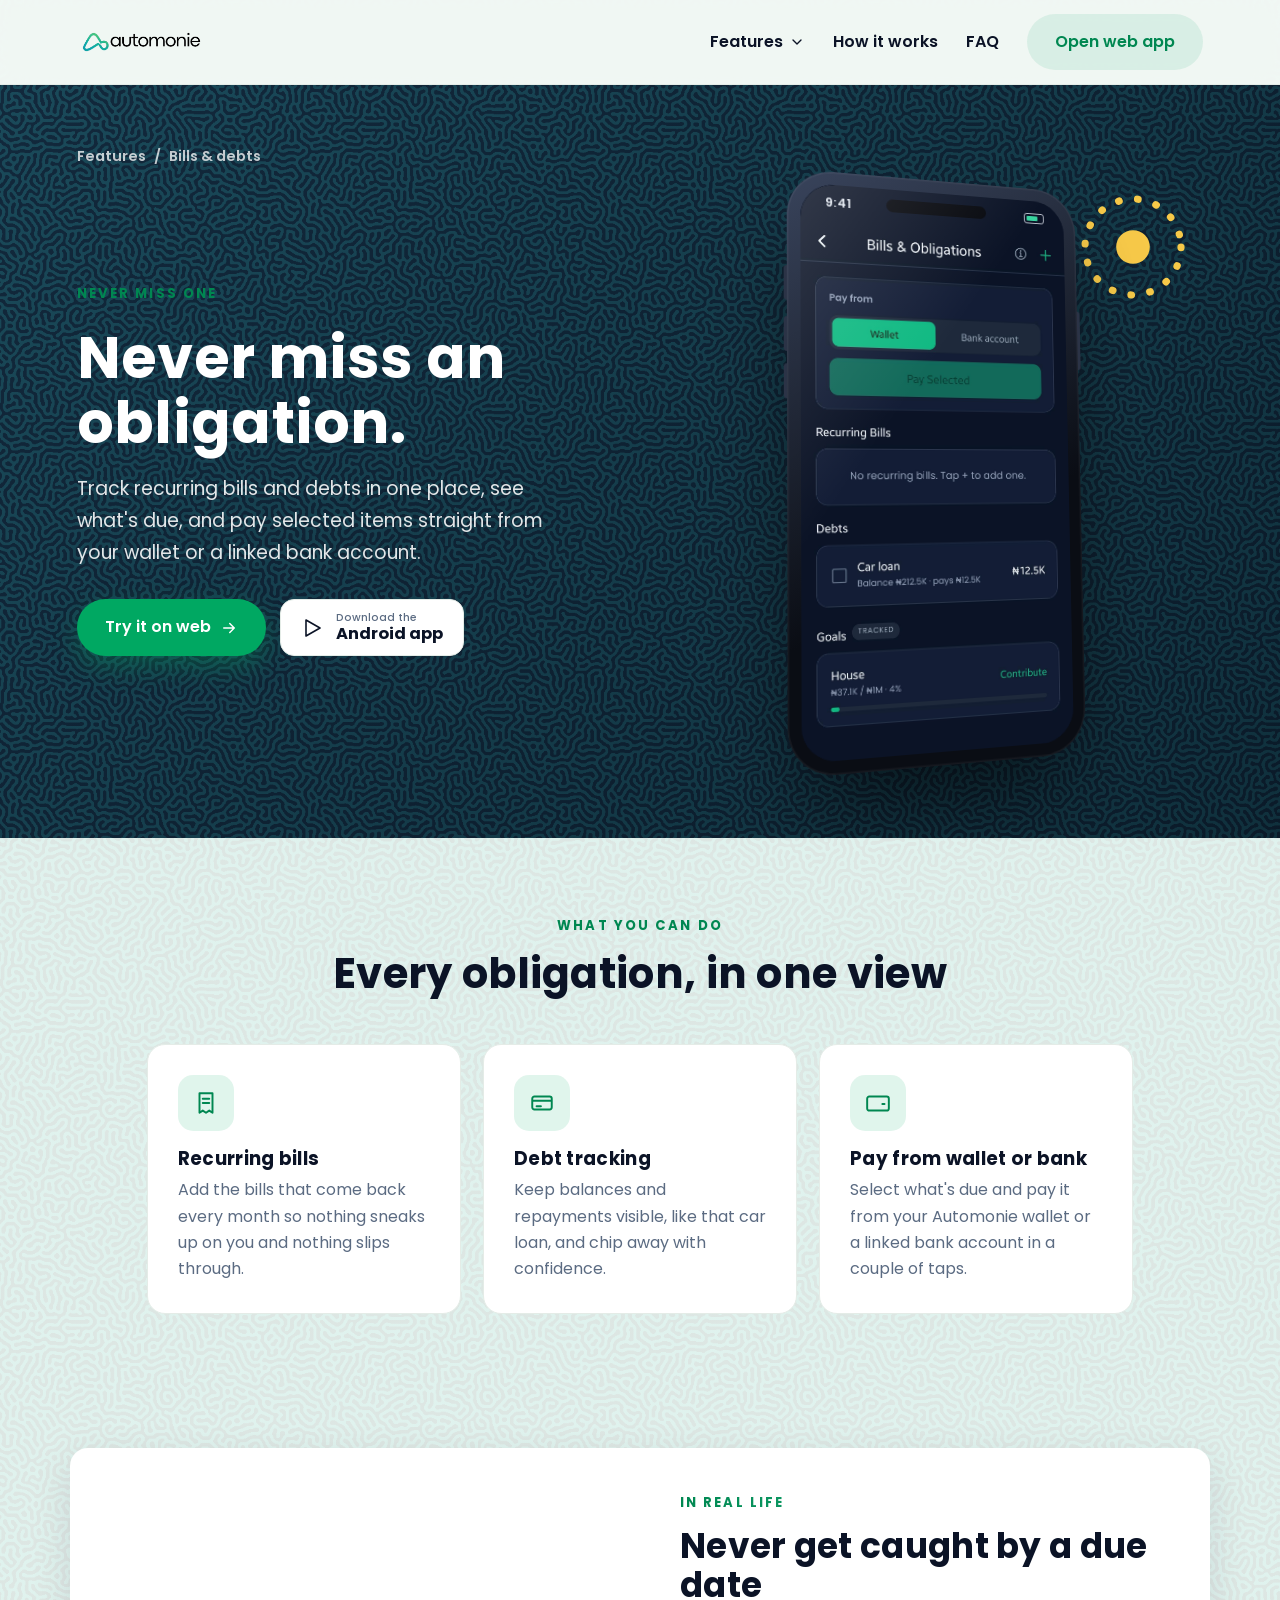
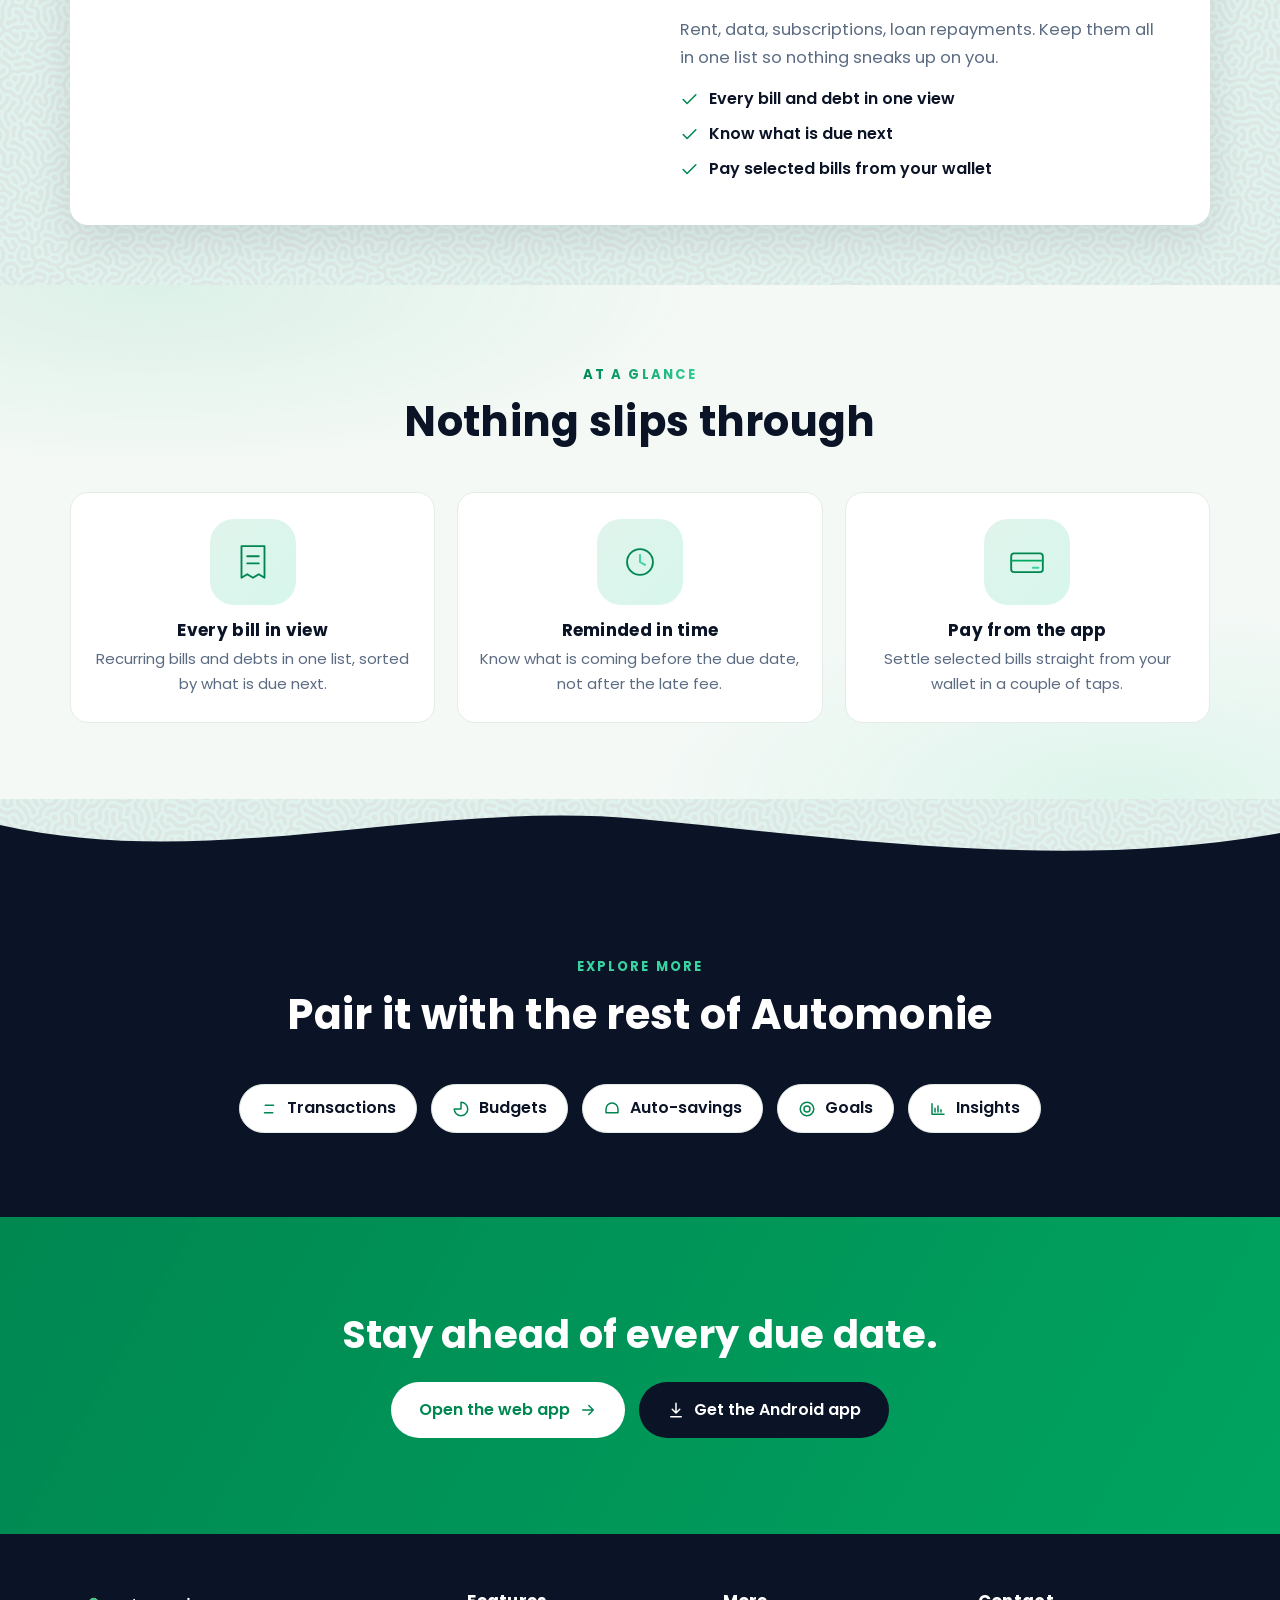
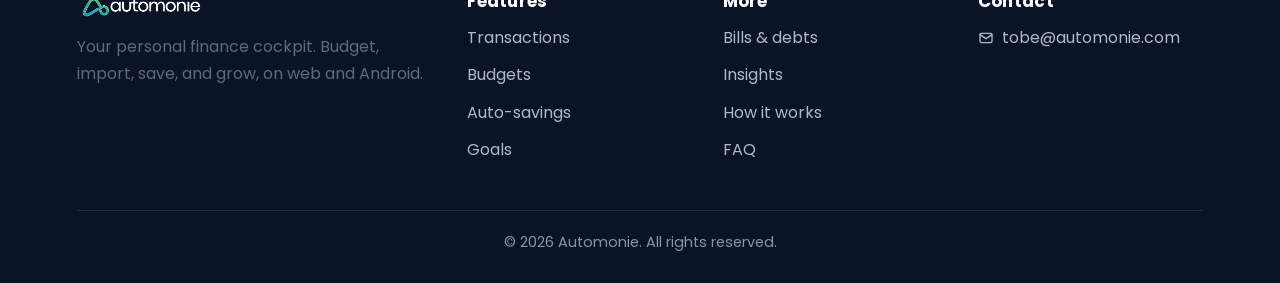
<file: features/bills.html>
<!DOCTYPE html>
<html lang="en">
<head>
<meta charset="UTF-8" />
<meta name="viewport" content="width=device-width, initial-scale=1.0" />
<title>Bills &amp; debts | Automonie</title>
<meta name="description" content="Track recurring bills and debts in one place, see what's due, and pay selected items straight from your wallet or a linked bank account." />
<meta name="theme-color" content="#0b1326" />
<link rel="icon" type="image/png" href="../assets/logo-mark.png" />
<link rel="preconnect" href="https://fonts.googleapis.com" />
<link rel="preconnect" href="https://fonts.gstatic.com" crossorigin />
<link href="https://fonts.googleapis.com/css2?family=Poppins:wght@400;500;600;700&display=swap" rel="stylesheet" />
<script>document.documentElement.className+=" js";</script>
<link rel="stylesheet" href="../assets/site.css" />
<link rel="canonical" href="https://automonie.com/features/bills.html" />
<script type="application/ld+json">{"@context":"https://schema.org","@graph":[{"@type":"BreadcrumbList","itemListElement":[{"@type":"ListItem","position":1,"name":"Home","item":"https://automonie.com/"},{"@type":"ListItem","position":2,"name":"Features","item":"https://automonie.com/#features"},{"@type":"ListItem","position":3,"name":"Bills & debts","item":"https://automonie.com/features/bills.html"}]},{"@type":"WebPage","name":"Bills & debts | Automonie","description":"Track recurring bills and debts in one place, see what's due, and pay selected items straight from your wallet or a linked bank account.","url":"https://automonie.com/features/bills.html","isPartOf":{"@type":"WebSite","name":"Automonie","url":"https://automonie.com/"},"about":{"@type":"SoftwareApplication","name":"Automonie","applicationCategory":"FinanceApplication","operatingSystem":"Android, Web"}}]}</script>
</head>
<body>
<header class="nav" id="top">
  <a href="../index.html#top" class="brand"><img src="../assets/logo-full-dark.png" alt="Automonie" class="brand-img"></a>
  <nav class="nav-links" id="navLinks">
    <div class="has-drop">
      <button class="drop-btn" aria-haspopup="true">Features <svg class="ic" viewBox="0 0 24 24"><path d="M6 9l6 6 6-6"/></svg></button>
      <div class="drop-menu">
        <a href="transactions.html"><span class="di"><svg class="ic" viewBox="0 0 24 24"><path d="M7 7h11M7 7l3-3M7 7l3 3M17 17H6M17 17l-3-3M17 17l-3 3"/></svg></span><div>Transactions<small>Track &amp; import</small></div></a>
        <a href="budgets.html"><span class="di"><svg class="ic" viewBox="0 0 24 24"><path d="M3 12a9 9 0 1 0 9-9v9z"/></svg></span><div>Budgets<small>Limits &amp; alerts</small></div></a>
        <a href="auto-savings.html"><span class="di"><svg class="ic" viewBox="0 0 24 24"><path d="M4 12a8 8 0 0 1 16 0v5H4z"/><circle cx="16" cy="11" r="1"/></svg></span><div>Auto-savings<small>Set &amp; forget</small></div></a>
        <a href="goals.html"><span class="di"><svg class="ic" viewBox="0 0 24 24"><circle cx="12" cy="12" r="9"/><circle cx="12" cy="12" r="4"/></svg></span><div>Goals<small>Save &amp; lock</small></div></a>
        <a href="bills.html"><span class="di"><svg class="ic" viewBox="0 0 24 24"><path d="M6 3h12v18l-3-2-3 2-3-2-3 2zM9 8h6M9 12h6"/></svg></span><div>Bills &amp; debts<small>Never miss one</small></div></a>
        <a href="insights.html"><span class="di"><svg class="ic" viewBox="0 0 24 24"><path d="M4 19V5M4 19h16M8 16v-5M12 16V8M16 16v-3"/></svg></span><div>Insights<small>Health &amp; trends</small></div></a>
        <a href="wallet.html"><span class="di"><svg class="ic" viewBox="0 0 24 24"><rect x="3" y="6" width="18" height="13" rx="2"/><path d="M16 12h2"/></svg></span><div>Wallet<small>Deposit &amp; track</small></div></a>
      </div>
    </div>
    <a href="../index.html#how">How it works</a>
    <a href="../index.html#faq">FAQ</a>
    <a class="btn btn-ghost" data-app="web">Open web app</a>
  </nav>
  <button class="nav-toggle" id="navToggle" aria-label="Menu"><svg class="ic" style="width:26px;height:26px" viewBox="0 0 24 24"><path d="M3 6h18M3 12h18M3 18h18"/></svg></button>
</header>

<section class="fhero d">
  <div class="crumbs"><a href="../index.html#features">Features</a> <span>/</span> <span>Bills &amp; debts</span></div>
  <div class="fhero-in">
    <div class="fhero-copy">
      <span class="eyebrow">Never miss one</span>
      <h1>Never miss an obligation.</h1>
      <p>Track recurring bills and debts in one place, see what's due, and pay selected items straight from your wallet or a linked bank account.</p>
      <div class="hero-cta">
        <a class="btn btn-primary" data-app="web">Try it on web <svg class="ic" viewBox="0 0 24 24"><path d="M5 12h14M13 6l6 6-6 6"/></svg></a>
        <a class="store light" data-app="apk"><svg class="ic" viewBox="0 0 24 24"><path d="M5 4l14 8-14 8z"/></svg><span><small>Download the</small><b>Android app</b></span></a>
      </div>
    </div>
    <div class="fhero-device">
      <svg class="deco flower" style="top:2%;right:2%" viewBox="0 0 100 100" aria-hidden="true"><circle cx="50" cy="50" r="14" fill="currentColor"/><g fill="none" stroke="currentColor" stroke-width="6" stroke-linecap="round" stroke-dasharray="0.5 15.5"><circle cx="50" cy="50" r="40"/></g></svg>
      <div class="dvc tilt-l float" style="z-index:2">
        <div class="scrn"><div class="bar"><span class="t">9:41</span><span class="isl"></span><span class="bt"></span></div><img src="../assets/screens/mobile-bills.jpg" alt="Bills and obligations on Automonie" loading="eager"><span class="glare"></span></div>
      </div>
    </div>
  </div>
</section>

<section class="section">
  <div class="section-head reveal"><span class="eyebrow">What you can do</span><h2>Every obligation, in one view</h2></div>
  <div class="fhi">
    <div class="card reveal" data-d="1"><div class="card-ic"><svg class="ic" viewBox="0 0 24 24"><path d="M6 3h12v18l-3-2-3 2-3-2-3 2zM9 8h6M9 12h6"/></svg></div><h3>Recurring bills</h3><p>Add the bills that come back every month so nothing sneaks up on you and nothing slips through.</p></div>
    <div class="card reveal" data-d="2"><div class="card-ic"><svg class="ic" viewBox="0 0 24 24"><path d="M3 10h18M7 15h4M5 6h14a2 2 0 0 1 2 2v8a2 2 0 0 1-2 2H5a2 2 0 0 1-2-2V8a2 2 0 0 1 2-2z"/></svg></div><h3>Debt tracking</h3><p>Keep balances and repayments visible, like that car loan, and chip away with confidence.</p></div>
    <div class="card reveal" data-d="3"><div class="card-ic"><svg class="ic" viewBox="0 0 24 24"><rect x="2" y="6" width="20" height="13" rx="2"/><path d="M16 13h2"/></svg></div><h3>Pay from wallet or bank</h3><p>Select what's due and pay it from your Automonie wallet or a linked bank account in a couple of taps.</p></div>
  </div>
</section>

<!-- PHOTO SPLIT -->
<section class="psplit-wrap">
  <div class="psplit reveal">
    <div class="ph" style="background-image:url('https://images.unsplash.com/photo-1573496782432-8690d8148c46?auto=format&fit=crop&w=900&q=72')" role="img" aria-label="Never get caught by a due date"></div>
    <div class="cp">
      <span class="eyebrow shine">In real life</span>
      <h2>Never get caught by a due date</h2>
      <p>Rent, data, subscriptions, loan repayments. Keep them all in one list so nothing sneaks up on you.</p>
      <ul>
          <li><svg class="ic" viewBox="0 0 24 24"><path d="M20 6L9 17l-5-5"/></svg> Every bill and debt in one view</li>
          <li><svg class="ic" viewBox="0 0 24 24"><path d="M20 6L9 17l-5-5"/></svg> Know what is due next</li>
          <li><svg class="ic" viewBox="0 0 24 24"><path d="M20 6L9 17l-5-5"/></svg> Pay selected bills from your wallet</li>
      </ul>
    </div>
  </div>
</section>

<!-- ILLUSTRATED GLANCE -->
<section class="illus">
  <div class="illus-in">
    <div class="section-head reveal"><span class="eyebrow shine">At a glance</span><h2>Nothing slips through</h2></div>
    <div class="illus-grid">
      <div class="ill reveal" data-d="1">
        <div class="ill-art">
          <svg viewBox="0 0 64 64" class="draw" style="--len:190" fill="none" stroke="currentColor" stroke-width="2.6" stroke-linecap="round" stroke-linejoin="round"><path d="M16 10h32v44l-8-5-8 5-8-5-8 5z"/><path d="M24 24h16M24 34h16"/></svg>
        </div>
        <h3>Every bill in view</h3>
        <p>Recurring bills and debts in one list, sorted by what is due next.</p>
      </div>
      <div class="ill reveal" data-d="2">
        <div class="ill-art">
          <svg viewBox="0 0 64 64" class="draw" style="--len:190" fill="none" stroke="currentColor" stroke-width="2.6" stroke-linecap="round" stroke-linejoin="round"><circle cx="32" cy="32" r="18"/><path d="M32 22v10l7 4" stroke="var(--mint)"/></svg>
        </div>
        <h3>Reminded in time</h3>
        <p>Know what is coming before the due date, not after the late fee.</p>
      </div>
      <div class="ill reveal" data-d="3">
        <div class="ill-art">
          <svg viewBox="0 0 64 64" class="draw" style="--len:190" fill="none" stroke="currentColor" stroke-width="2.6" stroke-linecap="round" stroke-linejoin="round"><rect x="10" y="20" width="44" height="26" rx="4"/><path d="M10 30h44" stroke="var(--green)"/><path d="M40 40h8" stroke="var(--mint)"/></svg>
        </div>
        <h3>Pay from the app</h3>
        <p>Settle selected bills straight from your wallet in a couple of taps.</p>
      </div>
    </div>
  </div>
</section>

<div class="divider" aria-hidden="true">
  <svg viewBox="0 0 1440 70" preserveAspectRatio="none"><path fill="#0b1326" d="M0,26 C240,74 480,0 720,20 C960,40 1200,72 1440,34 L1440,70 L0,70 Z"/></svg>
</div>

<section class="how">
  <div class="how-inner">
    <div class="section-head reveal"><span class="eyebrow">Explore more</span><h2>Pair it with the rest of Automonie</h2></div>
    <div class="morefeat reveal">
      <a href="transactions.html"><svg class="ic" viewBox="0 0 24 24"><path d="M7 7h11M17 17H6"/></svg> Transactions</a>
      <a href="budgets.html"><svg class="ic" viewBox="0 0 24 24"><path d="M3 12a9 9 0 1 0 9-9v9z"/></svg> Budgets</a>
      <a href="auto-savings.html"><svg class="ic" viewBox="0 0 24 24"><path d="M4 12a8 8 0 0 1 16 0v5H4z"/></svg> Auto-savings</a>
      <a href="goals.html"><svg class="ic" viewBox="0 0 24 24"><circle cx="12" cy="12" r="9"/><circle cx="12" cy="12" r="4"/></svg> Goals</a>
      <a href="insights.html"><svg class="ic" viewBox="0 0 24 24"><path d="M4 19V5M4 19h16M8 16v-5M12 16V8M16 16v-3"/></svg> Insights</a>
    </div>
  </div>
</section>

<section class="cta-band">
  <h2 class="reveal">Stay ahead of every due date.</h2>
  <div class="hero-cta reveal" data-d="1">
    <a class="btn btn-primary" data-app="web">Open the web app <svg class="ic" viewBox="0 0 24 24"><path d="M5 12h14M13 6l6 6-6 6"/></svg></a>
    <a class="btn btn-dark" data-app="apk"><svg class="ic" viewBox="0 0 24 24"><path d="M12 3v12M7 11l5 5 5-5M5 21h14"/></svg> Get the Android app</a>
  </div>
</section>

<footer class="footer">
  <div class="footer-grid">
    <div>
      <div class="brand"><img src="../assets/logo-full-light.png" alt="Automonie" class="brand-img"></div>
      <p class="muted">Your personal finance cockpit. Budget, import, save, and grow, on web and Android.</p>
    </div>
    <div><h4>Features</h4><a href="transactions.html">Transactions</a><a href="budgets.html">Budgets</a><a href="auto-savings.html">Auto-savings</a><a href="goals.html">Goals</a></div>
    <div><h4>More</h4><a href="bills.html">Bills &amp; debts</a><a href="insights.html">Insights</a><a href="../index.html#how">How it works</a><a href="../index.html#faq">FAQ</a></div>
    <div><h4>Contact</h4>
      <a href="mailto:tobe@automonie.com"><svg class="ic" viewBox="0 0 24 24"><rect x="3" y="5" width="18" height="14" rx="2"/><path d="M3 7l9 6 9-6"/></svg> tobe@automonie.com</a>
    </div>
  </div>
  <div class="footer-bottom">© <span id="year"></span> Automonie. All rights reserved.</div>
</footer>

<script src="../assets/site.js"></script>
</body>
</html>
</file>
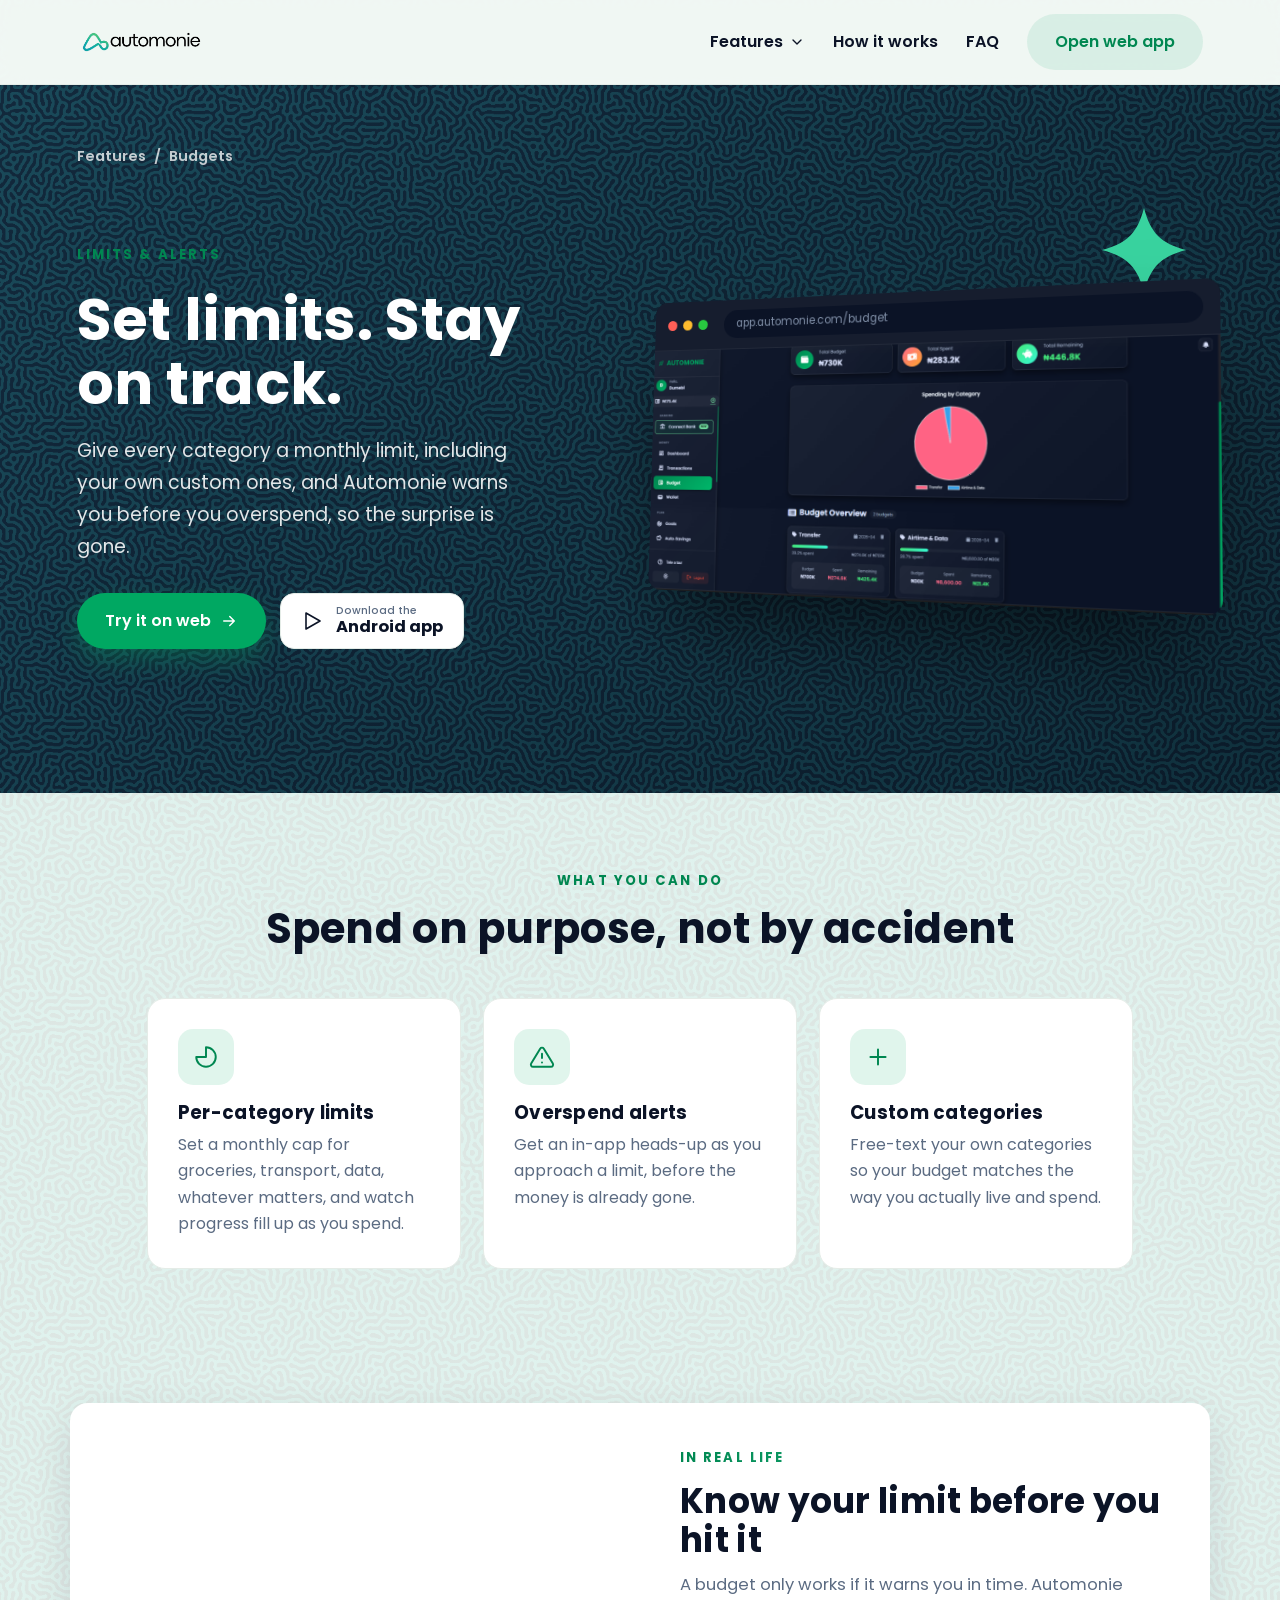
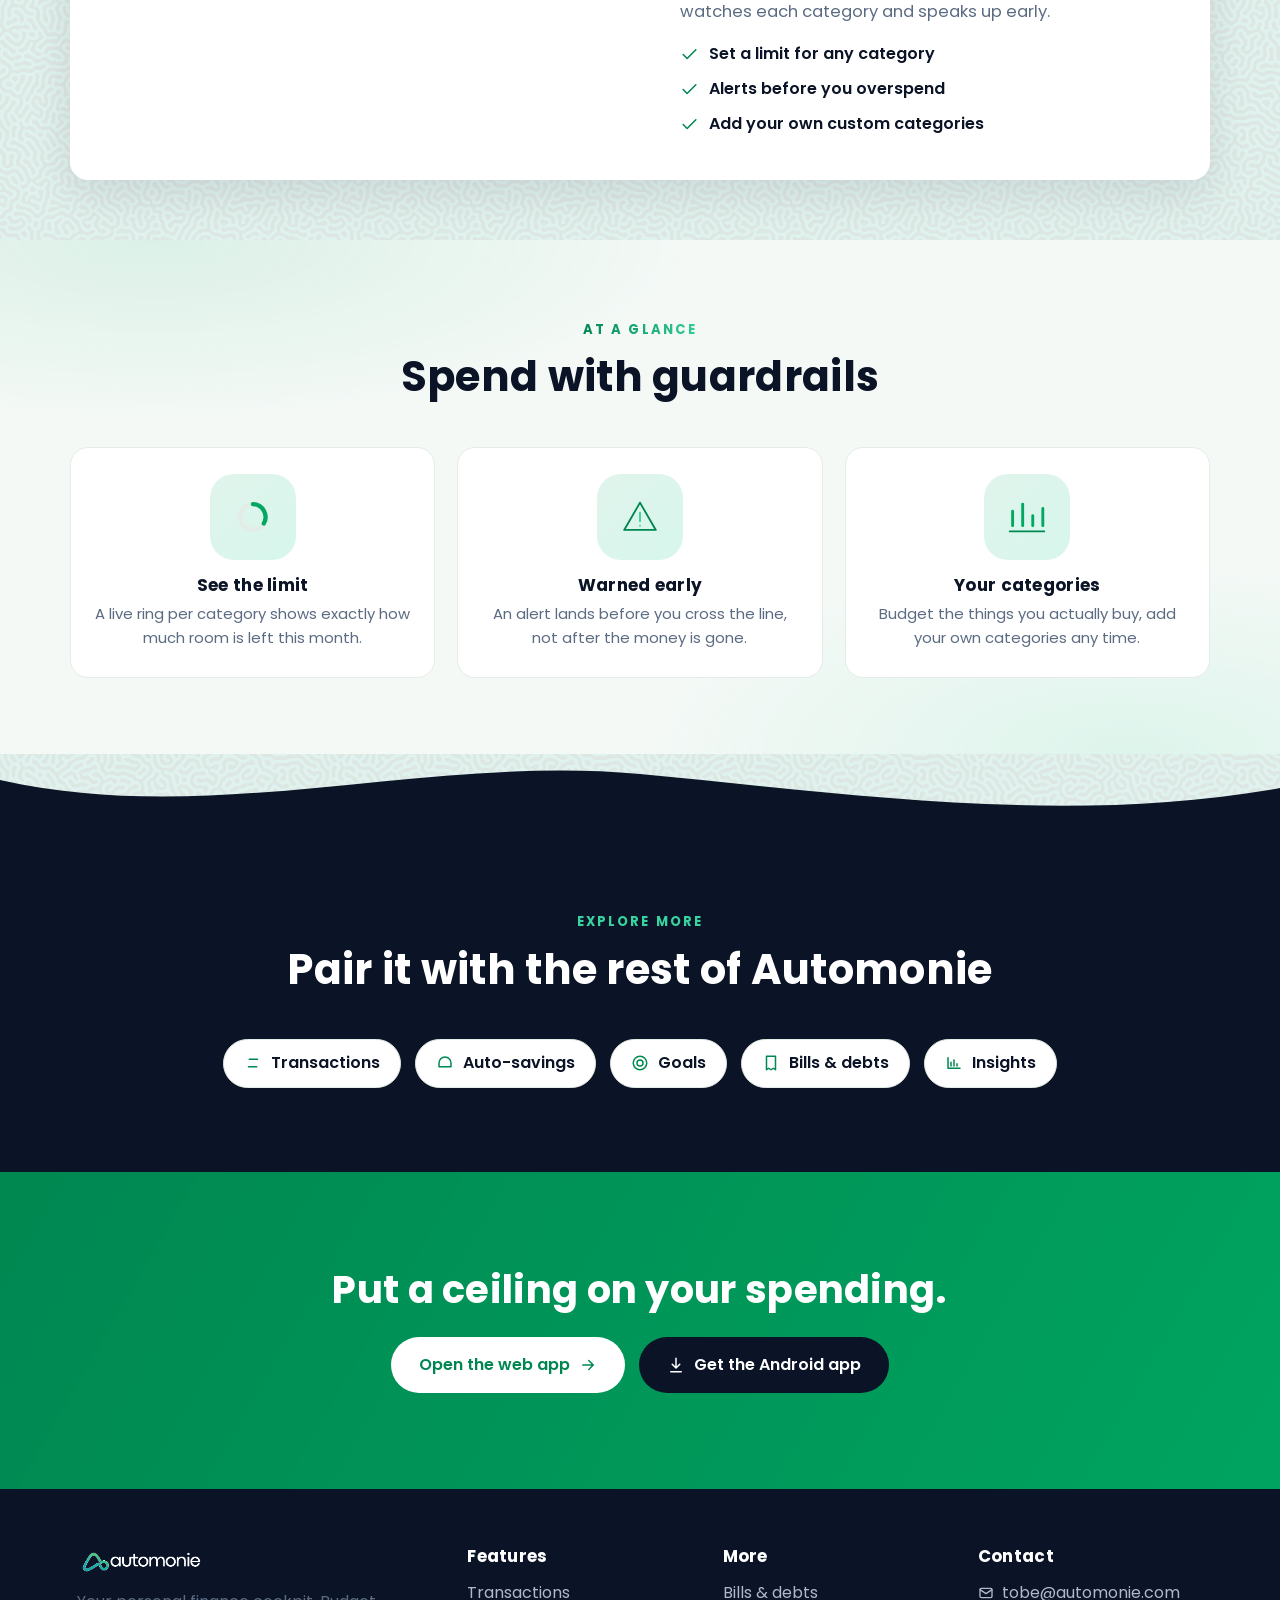
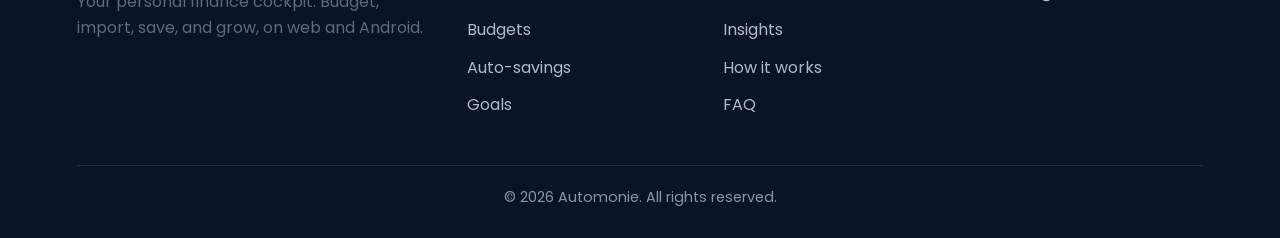
<file: features/budgets.html>
<!DOCTYPE html>
<html lang="en">
<head>
<meta charset="UTF-8" />
<meta name="viewport" content="width=device-width, initial-scale=1.0" />
<title>Budgets | Automonie</title>
<meta name="description" content="Give every category a monthly limit, including custom ones, and Automonie warns you before you overspend." />
<meta name="theme-color" content="#0b1326" />
<link rel="icon" type="image/png" href="../assets/logo-mark.png" />
<link rel="preconnect" href="https://fonts.googleapis.com" />
<link rel="preconnect" href="https://fonts.gstatic.com" crossorigin />
<link href="https://fonts.googleapis.com/css2?family=Poppins:wght@400;500;600;700&display=swap" rel="stylesheet" />
<script>document.documentElement.className+=" js";</script>
<link rel="stylesheet" href="../assets/site.css" />
<link rel="canonical" href="https://automonie.com/features/budgets.html" />
<script type="application/ld+json">{"@context":"https://schema.org","@graph":[{"@type":"BreadcrumbList","itemListElement":[{"@type":"ListItem","position":1,"name":"Home","item":"https://automonie.com/"},{"@type":"ListItem","position":2,"name":"Features","item":"https://automonie.com/#features"},{"@type":"ListItem","position":3,"name":"Budgets","item":"https://automonie.com/features/budgets.html"}]},{"@type":"WebPage","name":"Budgets | Automonie","description":"Give every category a monthly limit, including custom ones, and Automonie warns you before you overspend.","url":"https://automonie.com/features/budgets.html","isPartOf":{"@type":"WebSite","name":"Automonie","url":"https://automonie.com/"},"about":{"@type":"SoftwareApplication","name":"Automonie","applicationCategory":"FinanceApplication","operatingSystem":"Android, Web"}}]}</script>
</head>
<body>
<header class="nav" id="top">
  <a href="../index.html#top" class="brand"><img src="../assets/logo-full-dark.png" alt="Automonie" class="brand-img"></a>
  <nav class="nav-links" id="navLinks">
    <div class="has-drop">
      <button class="drop-btn" aria-haspopup="true">Features <svg class="ic" viewBox="0 0 24 24"><path d="M6 9l6 6 6-6"/></svg></button>
      <div class="drop-menu">
        <a href="transactions.html"><span class="di"><svg class="ic" viewBox="0 0 24 24"><path d="M7 7h11M7 7l3-3M7 7l3 3M17 17H6M17 17l-3-3M17 17l-3 3"/></svg></span><div>Transactions<small>Track &amp; import</small></div></a>
        <a href="budgets.html"><span class="di"><svg class="ic" viewBox="0 0 24 24"><path d="M3 12a9 9 0 1 0 9-9v9z"/></svg></span><div>Budgets<small>Limits &amp; alerts</small></div></a>
        <a href="auto-savings.html"><span class="di"><svg class="ic" viewBox="0 0 24 24"><path d="M4 12a8 8 0 0 1 16 0v5H4z"/><circle cx="16" cy="11" r="1"/></svg></span><div>Auto-savings<small>Set &amp; forget</small></div></a>
        <a href="goals.html"><span class="di"><svg class="ic" viewBox="0 0 24 24"><circle cx="12" cy="12" r="9"/><circle cx="12" cy="12" r="4"/></svg></span><div>Goals<small>Save &amp; lock</small></div></a>
        <a href="bills.html"><span class="di"><svg class="ic" viewBox="0 0 24 24"><path d="M6 3h12v18l-3-2-3 2-3-2-3 2zM9 8h6M9 12h6"/></svg></span><div>Bills &amp; debts<small>Never miss one</small></div></a>
        <a href="insights.html"><span class="di"><svg class="ic" viewBox="0 0 24 24"><path d="M4 19V5M4 19h16M8 16v-5M12 16V8M16 16v-3"/></svg></span><div>Insights<small>Health &amp; trends</small></div></a>
        <a href="wallet.html"><span class="di"><svg class="ic" viewBox="0 0 24 24"><rect x="3" y="6" width="18" height="13" rx="2"/><path d="M16 12h2"/></svg></span><div>Wallet<small>Deposit &amp; track</small></div></a>
      </div>
    </div>
    <a href="../index.html#how">How it works</a>
    <a href="../index.html#faq">FAQ</a>
    <a class="btn btn-ghost" data-app="web">Open web app</a>
  </nav>
  <button class="nav-toggle" id="navToggle" aria-label="Menu"><svg class="ic" style="width:26px;height:26px" viewBox="0 0 24 24"><path d="M3 6h18M3 12h18M3 18h18"/></svg></button>
</header>

<section class="fhero d">
  <div class="crumbs"><a href="../index.html#features">Features</a> <span>/</span> <span>Budgets</span></div>
  <div class="fhero-in">
    <div class="fhero-copy">
      <span class="eyebrow">Limits &amp; alerts</span>
      <h1>Set limits. Stay on track.</h1>
      <p>Give every category a monthly limit, including your own custom ones, and Automonie warns you before you overspend, so the surprise is gone.</p>
      <div class="hero-cta">
        <a class="btn btn-primary" data-app="web">Try it on web <svg class="ic" viewBox="0 0 24 24"><path d="M5 12h14M13 6l6 6-6 6"/></svg></a>
        <a class="store light" data-app="apk"><svg class="ic" viewBox="0 0 24 24"><path d="M5 4l14 8-14 8z"/></svg><span><small>Download the</small><b>Android app</b></span></a>
      </div>
    </div>
    <div class="fhero-device">
      <svg class="deco cross" style="top:6%;right:3%" viewBox="0 0 100 100" aria-hidden="true"><path fill="currentColor" d="M50 0C58 30 70 42 100 50 70 58 58 70 50 100 42 70 30 58 0 50 30 42 42 30 50 0Z"/></svg>
      <div class="bvc tilt-r float" style="z-index:2">
        <div class="top"><i></i><i></i><i></i><span class="url">app.automonie.com/budget</span></div>
        <img src="../assets/screens/budget.png" alt="Budget page on Automonie" loading="eager">
      </div>
    </div>
  </div>
</section>

<section class="section">
  <div class="section-head reveal"><span class="eyebrow">What you can do</span><h2>Spend on purpose, not by accident</h2></div>
  <div class="fhi">
    <div class="card reveal" data-d="1"><div class="card-ic"><svg class="ic" viewBox="0 0 24 24"><path d="M3 12a9 9 0 1 0 9-9v9z"/></svg></div><h3>Per-category limits</h3><p>Set a monthly cap for groceries, transport, data, whatever matters, and watch progress fill up as you spend.</p></div>
    <div class="card reveal" data-d="2"><div class="card-ic"><svg class="ic" viewBox="0 0 24 24"><path d="M12 9v4M12 17h.01M10.3 4.3 2 18a2 2 0 0 0 1.7 3h16.6A2 2 0 0 0 22 18L13.7 4.3a2 2 0 0 0-3.4 0z"/></svg></div><h3>Overspend alerts</h3><p>Get an in-app heads-up as you approach a limit, before the money is already gone.</p></div>
    <div class="card reveal" data-d="3"><div class="card-ic"><svg class="ic" viewBox="0 0 24 24"><path d="M12 5v14M5 12h14"/></svg></div><h3>Custom categories</h3><p>Free-text your own categories so your budget matches the way you actually live and spend.</p></div>
  </div>
</section>

<!-- PHOTO SPLIT -->
<section class="psplit-wrap">
  <div class="psplit reveal">
    <div class="ph" style="background-image:url('https://images.unsplash.com/photo-1573496782432-8690d8148c46?auto=format&fit=crop&w=900&q=72')" role="img" aria-label="Know your limit before you hit it"></div>
    <div class="cp">
      <span class="eyebrow shine">In real life</span>
      <h2>Know your limit before you hit it</h2>
      <p>A budget only works if it warns you in time. Automonie watches each category and speaks up early.</p>
      <ul>
          <li><svg class="ic" viewBox="0 0 24 24"><path d="M20 6L9 17l-5-5"/></svg> Set a limit for any category</li>
          <li><svg class="ic" viewBox="0 0 24 24"><path d="M20 6L9 17l-5-5"/></svg> Alerts before you overspend</li>
          <li><svg class="ic" viewBox="0 0 24 24"><path d="M20 6L9 17l-5-5"/></svg> Add your own custom categories</li>
      </ul>
    </div>
  </div>
</section>

<!-- ILLUSTRATED GLANCE -->
<section class="illus">
  <div class="illus-in">
    <div class="section-head reveal"><span class="eyebrow shine">At a glance</span><h2>Spend with guardrails</h2></div>
    <div class="illus-grid">
      <div class="ill reveal" data-d="1">
        <div class="ill-art">
          <svg viewBox="0 0 64 64" class="draw" style="--len:190" fill="none" stroke="currentColor" stroke-width="2.6" stroke-linecap="round" stroke-linejoin="round"><circle cx="32" cy="32" r="18" stroke="var(--border)" stroke-width="6"/><path d="M32 14a18 18 0 0 1 15 27" stroke="var(--green)" stroke-width="6"/></svg>
        </div>
        <h3>See the limit</h3>
        <p>A live ring per category shows exactly how much room is left this month.</p>
      </div>
      <div class="ill reveal" data-d="2">
        <div class="ill-art">
          <svg viewBox="0 0 64 64" class="draw" style="--len:190" fill="none" stroke="currentColor" stroke-width="2.6" stroke-linecap="round" stroke-linejoin="round"><path d="M32 12l22 38H10z"/><path d="M32 26v12M32 44h.01" stroke="var(--mint)"/></svg>
        </div>
        <h3>Warned early</h3>
        <p>An alert lands before you cross the line, not after the money is gone.</p>
      </div>
      <div class="ill reveal" data-d="3">
        <div class="ill-art">
          <svg viewBox="0 0 64 64" class="draw" style="--len:190" fill="none" stroke="currentColor" stroke-width="2.6" stroke-linecap="round" stroke-linejoin="round"><path d="M12 44V24M26 44V14M40 44V30M54 44V20" stroke="var(--green)" stroke-width="4"/><path d="M8 52h48"/></svg>
        </div>
        <h3>Your categories</h3>
        <p>Budget the things you actually buy, add your own categories any time.</p>
      </div>
    </div>
  </div>
</section>

<div class="divider" aria-hidden="true">
  <svg viewBox="0 0 1440 70" preserveAspectRatio="none"><path fill="#0b1326" d="M0,26 C240,74 480,0 720,20 C960,40 1200,72 1440,34 L1440,70 L0,70 Z"/></svg>
</div>

<section class="how">
  <div class="how-inner">
    <div class="section-head reveal"><span class="eyebrow">Explore more</span><h2>Pair it with the rest of Automonie</h2></div>
    <div class="morefeat reveal">
      <a href="transactions.html"><svg class="ic" viewBox="0 0 24 24"><path d="M7 7h11M17 17H6"/></svg> Transactions</a>
      <a href="auto-savings.html"><svg class="ic" viewBox="0 0 24 24"><path d="M4 12a8 8 0 0 1 16 0v5H4z"/></svg> Auto-savings</a>
      <a href="goals.html"><svg class="ic" viewBox="0 0 24 24"><circle cx="12" cy="12" r="9"/><circle cx="12" cy="12" r="4"/></svg> Goals</a>
      <a href="bills.html"><svg class="ic" viewBox="0 0 24 24"><path d="M6 3h12v18l-3-2-3 2-3-2-3 2z"/></svg> Bills &amp; debts</a>
      <a href="insights.html"><svg class="ic" viewBox="0 0 24 24"><path d="M4 19V5M4 19h16M8 16v-5M12 16V8M16 16v-3"/></svg> Insights</a>
    </div>
  </div>
</section>

<section class="cta-band">
  <h2 class="reveal">Put a ceiling on your spending.</h2>
  <div class="hero-cta reveal" data-d="1">
    <a class="btn btn-primary" data-app="web">Open the web app <svg class="ic" viewBox="0 0 24 24"><path d="M5 12h14M13 6l6 6-6 6"/></svg></a>
    <a class="btn btn-dark" data-app="apk"><svg class="ic" viewBox="0 0 24 24"><path d="M12 3v12M7 11l5 5 5-5M5 21h14"/></svg> Get the Android app</a>
  </div>
</section>

<footer class="footer">
  <div class="footer-grid">
    <div>
      <div class="brand"><img src="../assets/logo-full-light.png" alt="Automonie" class="brand-img"></div>
      <p class="muted">Your personal finance cockpit. Budget, import, save, and grow, on web and Android.</p>
    </div>
    <div><h4>Features</h4><a href="transactions.html">Transactions</a><a href="budgets.html">Budgets</a><a href="auto-savings.html">Auto-savings</a><a href="goals.html">Goals</a></div>
    <div><h4>More</h4><a href="bills.html">Bills &amp; debts</a><a href="insights.html">Insights</a><a href="../index.html#how">How it works</a><a href="../index.html#faq">FAQ</a></div>
    <div><h4>Contact</h4>
      <a href="mailto:tobe@automonie.com"><svg class="ic" viewBox="0 0 24 24"><rect x="3" y="5" width="18" height="14" rx="2"/><path d="M3 7l9 6 9-6"/></svg> tobe@automonie.com</a>
    </div>
  </div>
  <div class="footer-bottom">© <span id="year"></span> Automonie. All rights reserved.</div>
</footer>

<script src="../assets/site.js"></script>
</body>
</html>
</file>
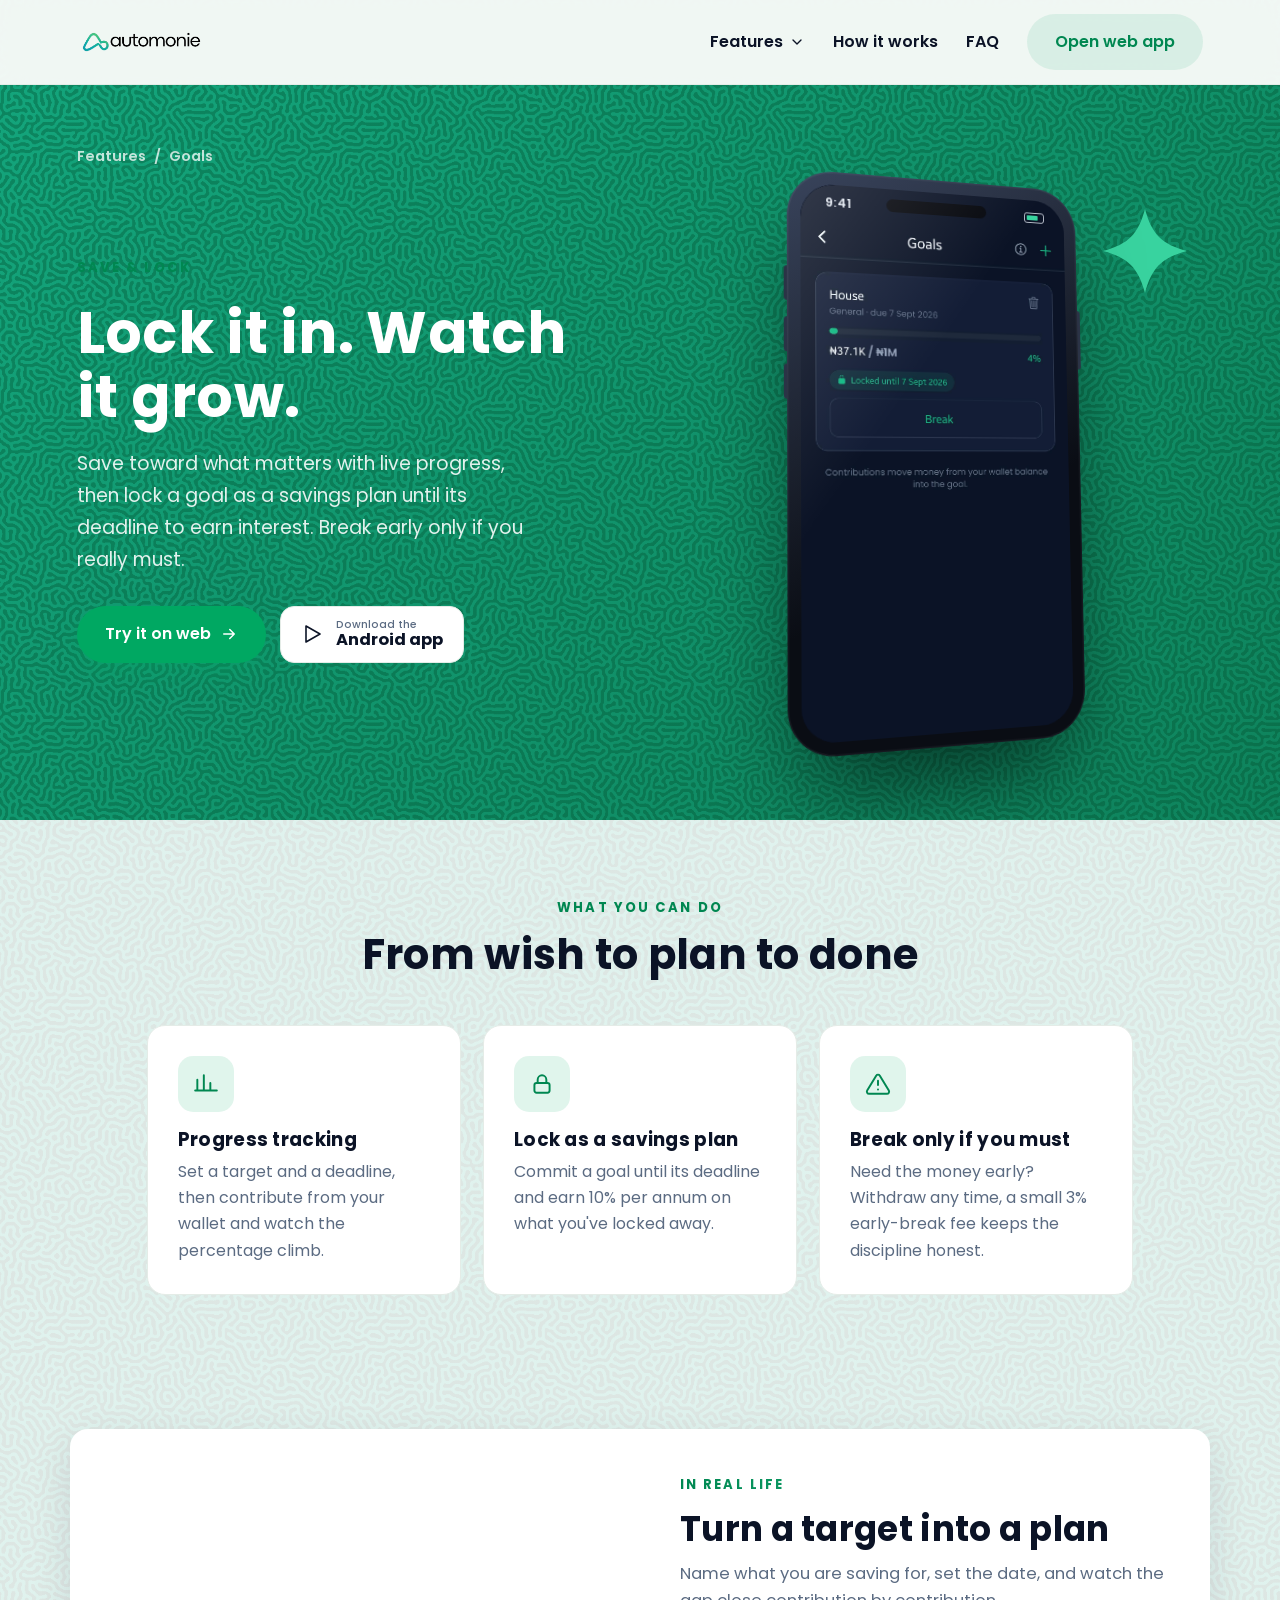
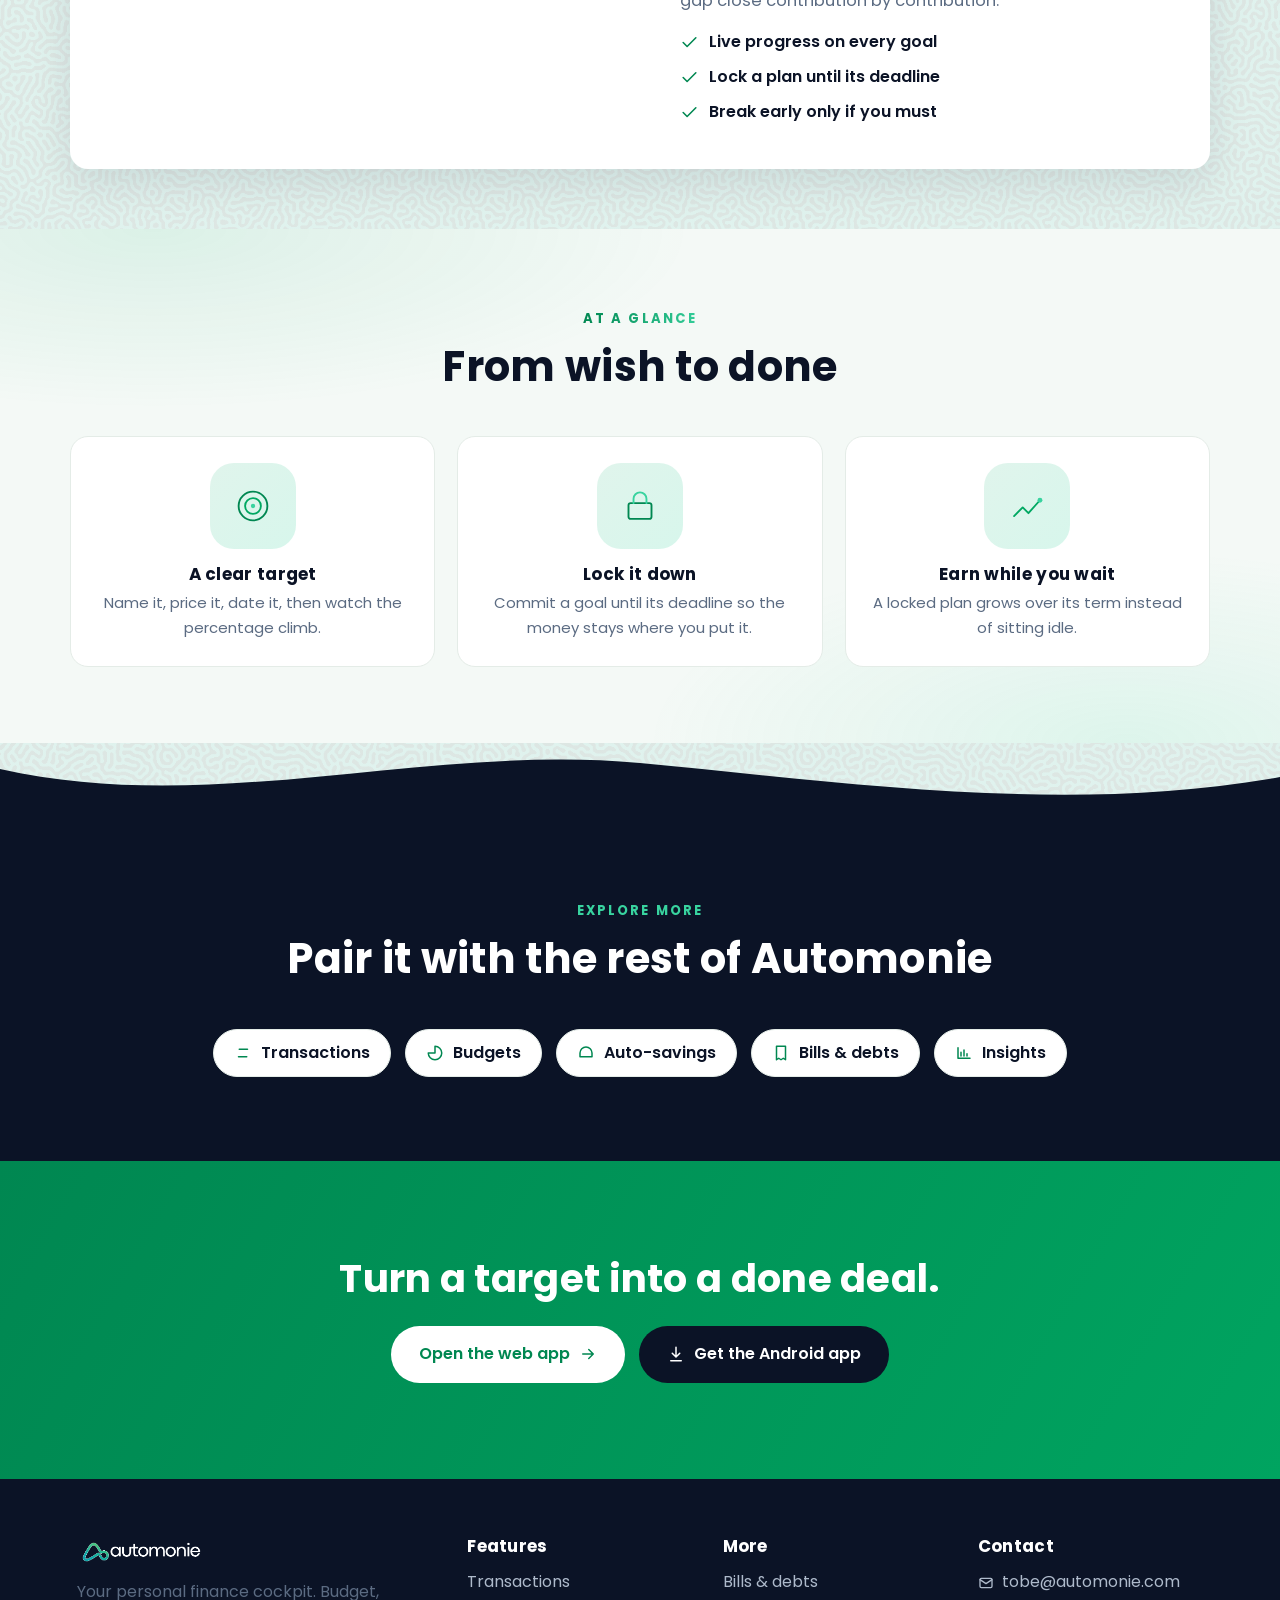
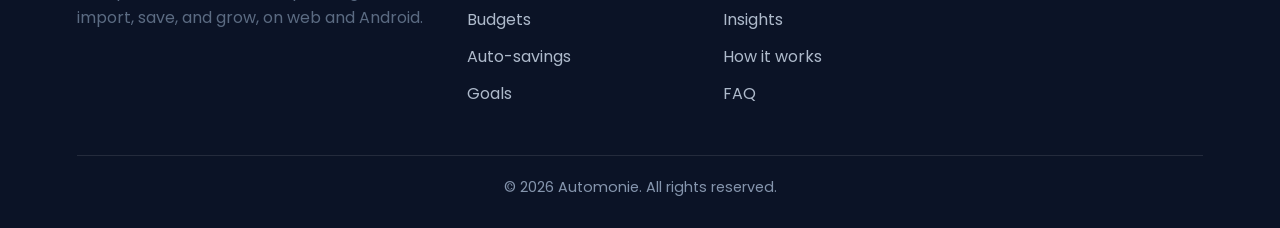
<file: features/goals.html>
<!DOCTYPE html>
<html lang="en">
<head>
<meta charset="UTF-8" />
<meta name="viewport" content="width=device-width, initial-scale=1.0" />
<title>Goals | Automonie</title>
<meta name="description" content="Save toward what matters with live progress, then lock a goal as a savings plan until its deadline to earn interest." />
<meta name="theme-color" content="#0b1326" />
<link rel="icon" type="image/png" href="../assets/logo-mark.png" />
<link rel="preconnect" href="https://fonts.googleapis.com" />
<link rel="preconnect" href="https://fonts.gstatic.com" crossorigin />
<link href="https://fonts.googleapis.com/css2?family=Poppins:wght@400;500;600;700&display=swap" rel="stylesheet" />
<script>document.documentElement.className+=" js";</script>
<link rel="stylesheet" href="../assets/site.css" />
<link rel="canonical" href="https://automonie.com/features/goals.html" />
<script type="application/ld+json">{"@context":"https://schema.org","@graph":[{"@type":"BreadcrumbList","itemListElement":[{"@type":"ListItem","position":1,"name":"Home","item":"https://automonie.com/"},{"@type":"ListItem","position":2,"name":"Features","item":"https://automonie.com/#features"},{"@type":"ListItem","position":3,"name":"Goals","item":"https://automonie.com/features/goals.html"}]},{"@type":"WebPage","name":"Goals | Automonie","description":"Save toward what matters with live progress, then lock a goal as a savings plan until its deadline to earn interest.","url":"https://automonie.com/features/goals.html","isPartOf":{"@type":"WebSite","name":"Automonie","url":"https://automonie.com/"},"about":{"@type":"SoftwareApplication","name":"Automonie","applicationCategory":"FinanceApplication","operatingSystem":"Android, Web"}}]}</script>
</head>
<body>
<header class="nav" id="top">
  <a href="../index.html#top" class="brand"><img src="../assets/logo-full-dark.png" alt="Automonie" class="brand-img"></a>
  <nav class="nav-links" id="navLinks">
    <div class="has-drop">
      <button class="drop-btn" aria-haspopup="true">Features <svg class="ic" viewBox="0 0 24 24"><path d="M6 9l6 6 6-6"/></svg></button>
      <div class="drop-menu">
        <a href="transactions.html"><span class="di"><svg class="ic" viewBox="0 0 24 24"><path d="M7 7h11M7 7l3-3M7 7l3 3M17 17H6M17 17l-3-3M17 17l-3 3"/></svg></span><div>Transactions<small>Track &amp; import</small></div></a>
        <a href="budgets.html"><span class="di"><svg class="ic" viewBox="0 0 24 24"><path d="M3 12a9 9 0 1 0 9-9v9z"/></svg></span><div>Budgets<small>Limits &amp; alerts</small></div></a>
        <a href="auto-savings.html"><span class="di"><svg class="ic" viewBox="0 0 24 24"><path d="M4 12a8 8 0 0 1 16 0v5H4z"/><circle cx="16" cy="11" r="1"/></svg></span><div>Auto-savings<small>Set &amp; forget</small></div></a>
        <a href="goals.html"><span class="di"><svg class="ic" viewBox="0 0 24 24"><circle cx="12" cy="12" r="9"/><circle cx="12" cy="12" r="4"/></svg></span><div>Goals<small>Save &amp; lock</small></div></a>
        <a href="bills.html"><span class="di"><svg class="ic" viewBox="0 0 24 24"><path d="M6 3h12v18l-3-2-3 2-3-2-3 2zM9 8h6M9 12h6"/></svg></span><div>Bills &amp; debts<small>Never miss one</small></div></a>
        <a href="insights.html"><span class="di"><svg class="ic" viewBox="0 0 24 24"><path d="M4 19V5M4 19h16M8 16v-5M12 16V8M16 16v-3"/></svg></span><div>Insights<small>Health &amp; trends</small></div></a>
        <a href="wallet.html"><span class="di"><svg class="ic" viewBox="0 0 24 24"><rect x="3" y="6" width="18" height="13" rx="2"/><path d="M16 12h2"/></svg></span><div>Wallet<small>Deposit &amp; track</small></div></a>
      </div>
    </div>
    <a href="../index.html#how">How it works</a>
    <a href="../index.html#faq">FAQ</a>
    <a class="btn btn-ghost" data-app="web">Open web app</a>
  </nav>
  <button class="nav-toggle" id="navToggle" aria-label="Menu"><svg class="ic" style="width:26px;height:26px" viewBox="0 0 24 24"><path d="M3 6h18M3 12h18M3 18h18"/></svg></button>
</header>

<section class="fhero m">
  <div class="crumbs"><a href="../index.html#features">Features</a> <span>/</span> <span>Goals</span></div>
  <div class="fhero-in">
    <div class="fhero-copy">
      <span class="eyebrow">Save &amp; lock</span>
      <h1>Lock it in. Watch it grow.</h1>
      <p>Save toward what matters with live progress, then lock a goal as a savings plan until its deadline to earn interest. Break early only if you really must.</p>
      <div class="hero-cta">
        <a class="btn btn-primary" data-app="web">Try it on web <svg class="ic" viewBox="0 0 24 24"><path d="M5 12h14M13 6l6 6-6 6"/></svg></a>
        <a class="store light" data-app="apk"><svg class="ic" viewBox="0 0 24 24"><path d="M5 4l14 8-14 8z"/></svg><span><small>Download the</small><b>Android app</b></span></a>
      </div>
    </div>
    <div class="fhero-device">
      <svg class="deco cross" style="top:6%;right:3%" viewBox="0 0 100 100" aria-hidden="true"><path fill="currentColor" d="M50 0C58 30 70 42 100 50 70 58 58 70 50 100 42 70 30 58 0 50 30 42 42 30 50 0Z"/></svg>
      <div class="dvc tilt-l float" style="z-index:2">
        <div class="scrn"><div class="bar"><span class="t">9:41</span><span class="isl"></span><span class="bt"></span></div><img src="../assets/screens/mobile-goals.jpg" alt="Goals on Automonie" loading="eager"><span class="glare"></span></div>
      </div>
    </div>
  </div>
</section>

<section class="section">
  <div class="section-head reveal"><span class="eyebrow">What you can do</span><h2>From wish to plan to done</h2></div>
  <div class="fhi">
    <div class="card reveal" data-d="1"><div class="card-ic"><svg class="ic" viewBox="0 0 24 24"><path d="M4 18V8M10 18V4M16 18v-7M22 18H2"/></svg></div><h3>Progress tracking</h3><p>Set a target and a deadline, then contribute from your wallet and watch the percentage climb.</p></div>
    <div class="card reveal" data-d="2"><div class="card-ic"><svg class="ic" viewBox="0 0 24 24"><rect x="5" y="11" width="14" height="9" rx="2"/><path d="M8 11V8a4 4 0 0 1 8 0v3"/></svg></div><h3>Lock as a savings plan</h3><p>Commit a goal until its deadline and earn 10% per annum on what you've locked away.</p></div>
    <div class="card reveal" data-d="3"><div class="card-ic"><svg class="ic" viewBox="0 0 24 24"><path d="M12 9v4M12 17h.01M10.3 4.3 2 18a2 2 0 0 0 1.7 3h16.6A2 2 0 0 0 22 18L13.7 4.3a2 2 0 0 0-3.4 0z"/></svg></div><h3>Break only if you must</h3><p>Need the money early? Withdraw any time, a small 3% early-break fee keeps the discipline honest.</p></div>
  </div>
</section>

<!-- PHOTO SPLIT -->
<section class="psplit-wrap">
  <div class="psplit reveal">
    <div class="ph" style="background-image:url('https://images.unsplash.com/photo-1615891081220-9116de3e1afd?auto=format&fit=crop&w=900&q=72')" role="img" aria-label="Turn a target into a plan"></div>
    <div class="cp">
      <span class="eyebrow shine">In real life</span>
      <h2>Turn a target into a plan</h2>
      <p>Name what you are saving for, set the date, and watch the gap close contribution by contribution.</p>
      <ul>
          <li><svg class="ic" viewBox="0 0 24 24"><path d="M20 6L9 17l-5-5"/></svg> Live progress on every goal</li>
          <li><svg class="ic" viewBox="0 0 24 24"><path d="M20 6L9 17l-5-5"/></svg> Lock a plan until its deadline</li>
          <li><svg class="ic" viewBox="0 0 24 24"><path d="M20 6L9 17l-5-5"/></svg> Break early only if you must</li>
      </ul>
    </div>
  </div>
</section>

<!-- ILLUSTRATED GLANCE -->
<section class="illus">
  <div class="illus-in">
    <div class="section-head reveal"><span class="eyebrow shine">At a glance</span><h2>From wish to done</h2></div>
    <div class="illus-grid">
      <div class="ill reveal" data-d="1">
        <div class="ill-art">
          <svg viewBox="0 0 64 64" class="draw" style="--len:190" fill="none" stroke="currentColor" stroke-width="2.6" stroke-linecap="round" stroke-linejoin="round"><circle cx="32" cy="32" r="20"/><circle cx="32" cy="32" r="11" stroke="var(--green)"/><circle cx="32" cy="32" r="3" fill="var(--mint)" stroke="none"/></svg>
        </div>
        <h3>A clear target</h3>
        <p>Name it, price it, date it, then watch the percentage climb.</p>
      </div>
      <div class="ill reveal" data-d="2">
        <div class="ill-art">
          <svg viewBox="0 0 64 64" class="draw" style="--len:190" fill="none" stroke="currentColor" stroke-width="2.6" stroke-linecap="round" stroke-linejoin="round"><rect x="16" y="28" width="32" height="22" rx="3"/><path d="M23 28v-6a9 9 0 0 1 18 0v6" stroke="var(--mint)"/></svg>
        </div>
        <h3>Lock it down</h3>
        <p>Commit a goal until its deadline so the money stays where you put it.</p>
      </div>
      <div class="ill reveal" data-d="3">
        <div class="ill-art">
          <svg viewBox="0 0 64 64" class="draw" style="--len:190" fill="none" stroke="currentColor" stroke-width="2.6" stroke-linecap="round" stroke-linejoin="round"><path d="M14 46l12-12 8 8 16-18" stroke="var(--green)"/><circle cx="50" cy="24" r="3.4" fill="var(--mint)" stroke="none"/></svg>
        </div>
        <h3>Earn while you wait</h3>
        <p>A locked plan grows over its term instead of sitting idle.</p>
      </div>
    </div>
  </div>
</section>

<div class="divider" aria-hidden="true">
  <svg viewBox="0 0 1440 70" preserveAspectRatio="none"><path fill="#0b1326" d="M0,26 C240,74 480,0 720,20 C960,40 1200,72 1440,34 L1440,70 L0,70 Z"/></svg>
</div>

<section class="how">
  <div class="how-inner">
    <div class="section-head reveal"><span class="eyebrow">Explore more</span><h2>Pair it with the rest of Automonie</h2></div>
    <div class="morefeat reveal">
      <a href="transactions.html"><svg class="ic" viewBox="0 0 24 24"><path d="M7 7h11M17 17H6"/></svg> Transactions</a>
      <a href="budgets.html"><svg class="ic" viewBox="0 0 24 24"><path d="M3 12a9 9 0 1 0 9-9v9z"/></svg> Budgets</a>
      <a href="auto-savings.html"><svg class="ic" viewBox="0 0 24 24"><path d="M4 12a8 8 0 0 1 16 0v5H4z"/></svg> Auto-savings</a>
      <a href="bills.html"><svg class="ic" viewBox="0 0 24 24"><path d="M6 3h12v18l-3-2-3 2-3-2-3 2z"/></svg> Bills &amp; debts</a>
      <a href="insights.html"><svg class="ic" viewBox="0 0 24 24"><path d="M4 19V5M4 19h16M8 16v-5M12 16V8M16 16v-3"/></svg> Insights</a>
    </div>
  </div>
</section>

<section class="cta-band">
  <h2 class="reveal">Turn a target into a done deal.</h2>
  <div class="hero-cta reveal" data-d="1">
    <a class="btn btn-primary" data-app="web">Open the web app <svg class="ic" viewBox="0 0 24 24"><path d="M5 12h14M13 6l6 6-6 6"/></svg></a>
    <a class="btn btn-dark" data-app="apk"><svg class="ic" viewBox="0 0 24 24"><path d="M12 3v12M7 11l5 5 5-5M5 21h14"/></svg> Get the Android app</a>
  </div>
</section>

<footer class="footer">
  <div class="footer-grid">
    <div>
      <div class="brand"><img src="../assets/logo-full-light.png" alt="Automonie" class="brand-img"></div>
      <p class="muted">Your personal finance cockpit. Budget, import, save, and grow, on web and Android.</p>
    </div>
    <div><h4>Features</h4><a href="transactions.html">Transactions</a><a href="budgets.html">Budgets</a><a href="auto-savings.html">Auto-savings</a><a href="goals.html">Goals</a></div>
    <div><h4>More</h4><a href="bills.html">Bills &amp; debts</a><a href="insights.html">Insights</a><a href="../index.html#how">How it works</a><a href="../index.html#faq">FAQ</a></div>
    <div><h4>Contact</h4>
      <a href="mailto:tobe@automonie.com"><svg class="ic" viewBox="0 0 24 24"><rect x="3" y="5" width="18" height="14" rx="2"/><path d="M3 7l9 6 9-6"/></svg> tobe@automonie.com</a>
    </div>
  </div>
  <div class="footer-bottom">© <span id="year"></span> Automonie. All rights reserved.</div>
</footer>

<script src="../assets/site.js"></script>
</body>
</html>
</file>
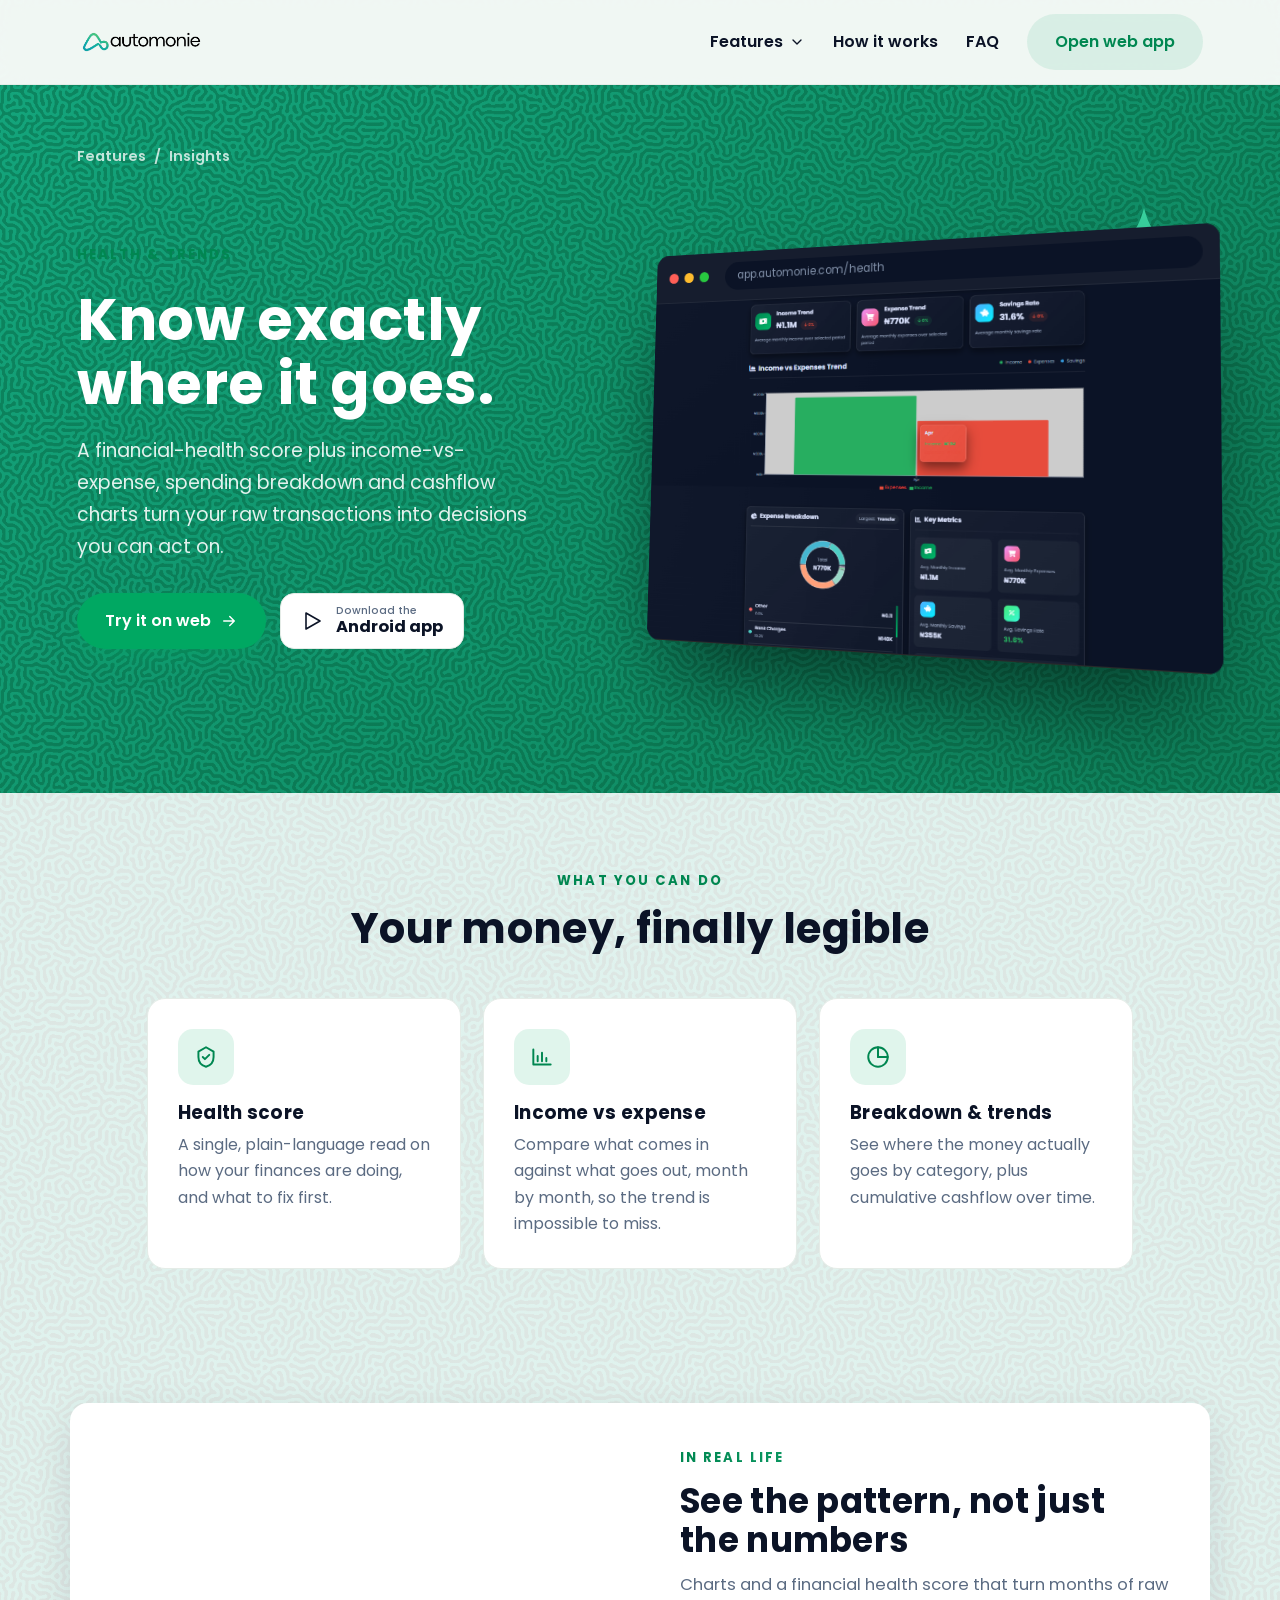
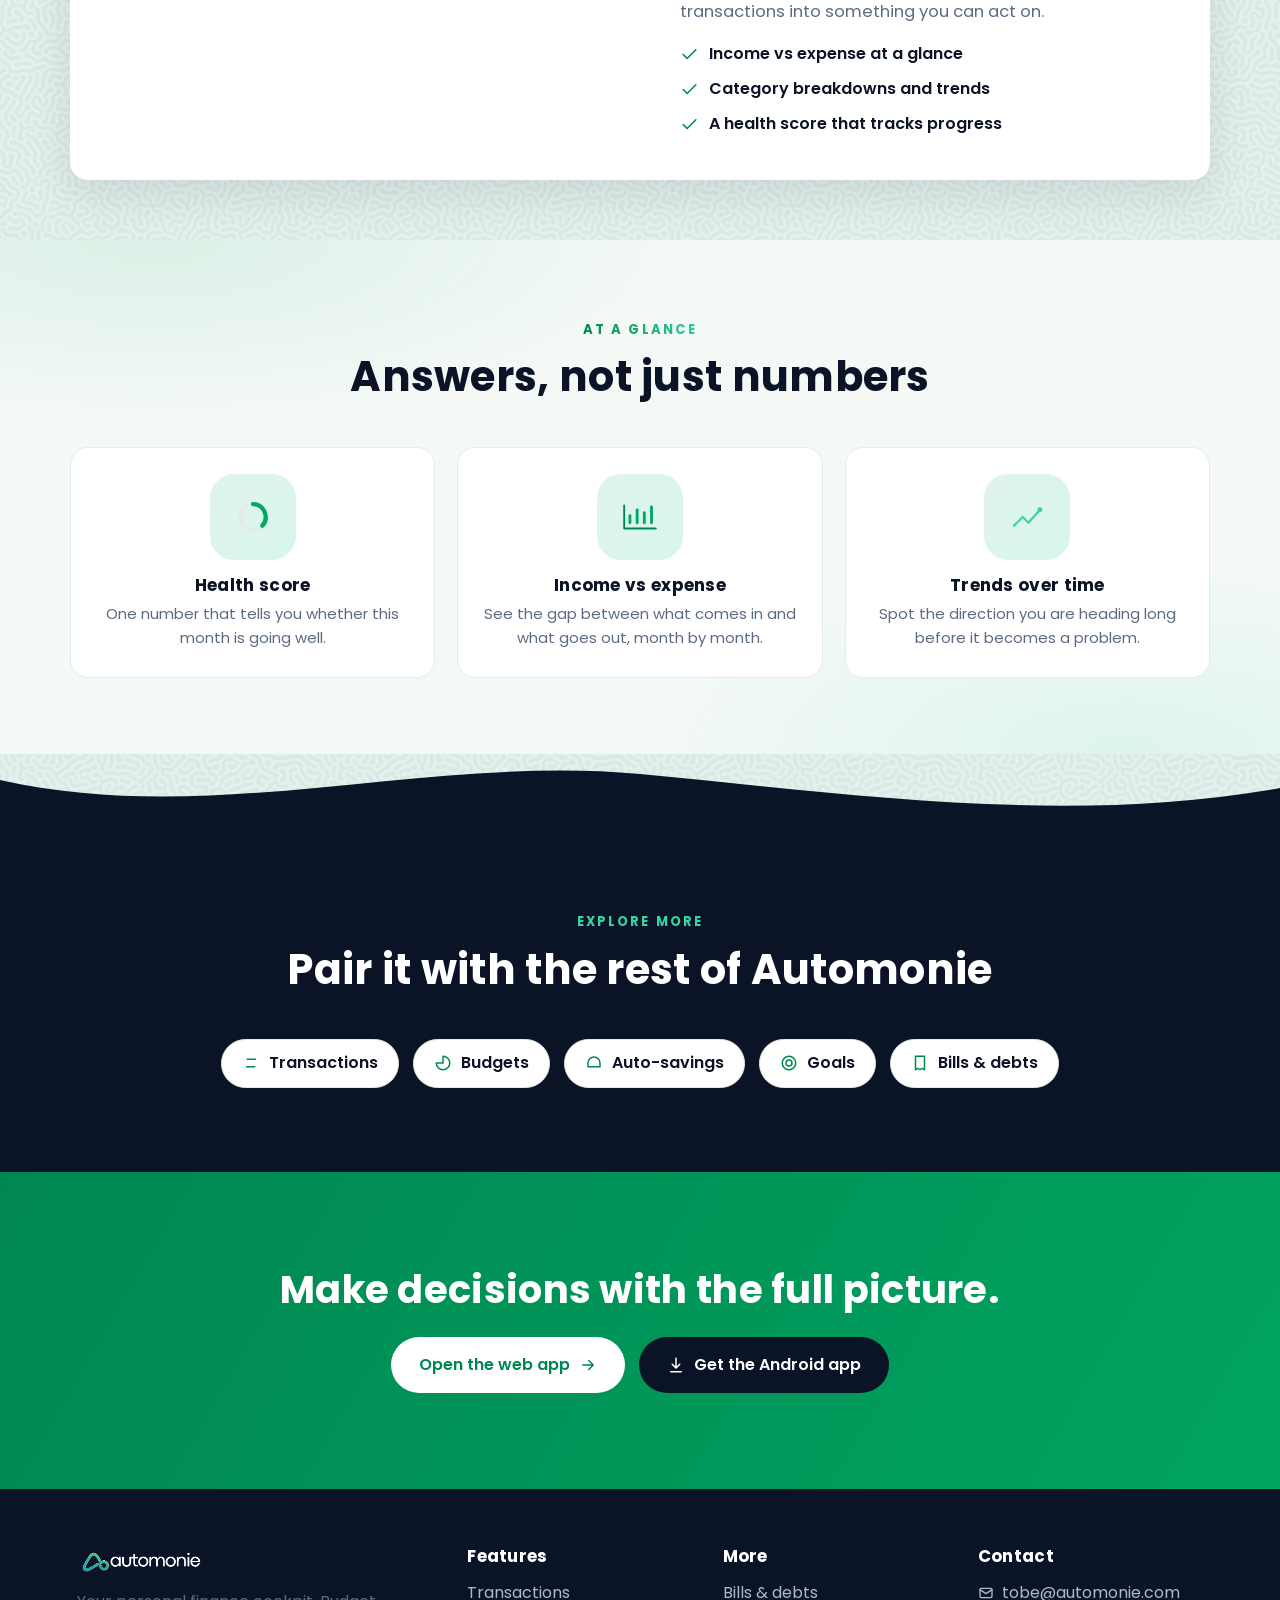
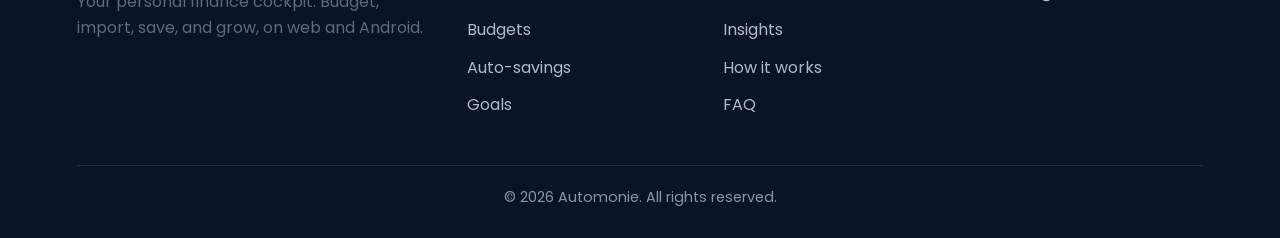
<file: features/insights.html>
<!DOCTYPE html>
<html lang="en">
<head>
<meta charset="UTF-8" />
<meta name="viewport" content="width=device-width, initial-scale=1.0" />
<title>Insights | Automonie</title>
<meta name="description" content="A financial-health score plus income-vs-expense, spending breakdown and cashflow charts that turn your data into decisions." />
<meta name="theme-color" content="#0b1326" />
<link rel="icon" type="image/png" href="../assets/logo-mark.png" />
<link rel="preconnect" href="https://fonts.googleapis.com" />
<link rel="preconnect" href="https://fonts.gstatic.com" crossorigin />
<link href="https://fonts.googleapis.com/css2?family=Poppins:wght@400;500;600;700&display=swap" rel="stylesheet" />
<script>document.documentElement.className+=" js";</script>
<link rel="stylesheet" href="../assets/site.css" />
<link rel="canonical" href="https://automonie.com/features/insights.html" />
<script type="application/ld+json">{"@context":"https://schema.org","@graph":[{"@type":"BreadcrumbList","itemListElement":[{"@type":"ListItem","position":1,"name":"Home","item":"https://automonie.com/"},{"@type":"ListItem","position":2,"name":"Features","item":"https://automonie.com/#features"},{"@type":"ListItem","position":3,"name":"Insights","item":"https://automonie.com/features/insights.html"}]},{"@type":"WebPage","name":"Insights | Automonie","description":"A financial-health score plus income-vs-expense, spending breakdown and cashflow charts that turn your data into decisions.","url":"https://automonie.com/features/insights.html","isPartOf":{"@type":"WebSite","name":"Automonie","url":"https://automonie.com/"},"about":{"@type":"SoftwareApplication","name":"Automonie","applicationCategory":"FinanceApplication","operatingSystem":"Android, Web"}}]}</script>
</head>
<body>
<header class="nav" id="top">
  <a href="../index.html#top" class="brand"><img src="../assets/logo-full-dark.png" alt="Automonie" class="brand-img"></a>
  <nav class="nav-links" id="navLinks">
    <div class="has-drop">
      <button class="drop-btn" aria-haspopup="true">Features <svg class="ic" viewBox="0 0 24 24"><path d="M6 9l6 6 6-6"/></svg></button>
      <div class="drop-menu">
        <a href="transactions.html"><span class="di"><svg class="ic" viewBox="0 0 24 24"><path d="M7 7h11M7 7l3-3M7 7l3 3M17 17H6M17 17l-3-3M17 17l-3 3"/></svg></span><div>Transactions<small>Track &amp; import</small></div></a>
        <a href="budgets.html"><span class="di"><svg class="ic" viewBox="0 0 24 24"><path d="M3 12a9 9 0 1 0 9-9v9z"/></svg></span><div>Budgets<small>Limits &amp; alerts</small></div></a>
        <a href="auto-savings.html"><span class="di"><svg class="ic" viewBox="0 0 24 24"><path d="M4 12a8 8 0 0 1 16 0v5H4z"/><circle cx="16" cy="11" r="1"/></svg></span><div>Auto-savings<small>Set &amp; forget</small></div></a>
        <a href="goals.html"><span class="di"><svg class="ic" viewBox="0 0 24 24"><circle cx="12" cy="12" r="9"/><circle cx="12" cy="12" r="4"/></svg></span><div>Goals<small>Save &amp; lock</small></div></a>
        <a href="bills.html"><span class="di"><svg class="ic" viewBox="0 0 24 24"><path d="M6 3h12v18l-3-2-3 2-3-2-3 2zM9 8h6M9 12h6"/></svg></span><div>Bills &amp; debts<small>Never miss one</small></div></a>
        <a href="insights.html"><span class="di"><svg class="ic" viewBox="0 0 24 24"><path d="M4 19V5M4 19h16M8 16v-5M12 16V8M16 16v-3"/></svg></span><div>Insights<small>Health &amp; trends</small></div></a>
        <a href="wallet.html"><span class="di"><svg class="ic" viewBox="0 0 24 24"><rect x="3" y="6" width="18" height="13" rx="2"/><path d="M16 12h2"/></svg></span><div>Wallet<small>Deposit &amp; track</small></div></a>
      </div>
    </div>
    <a href="../index.html#how">How it works</a>
    <a href="../index.html#faq">FAQ</a>
    <a class="btn btn-ghost" data-app="web">Open web app</a>
  </nav>
  <button class="nav-toggle" id="navToggle" aria-label="Menu"><svg class="ic" style="width:26px;height:26px" viewBox="0 0 24 24"><path d="M3 6h18M3 12h18M3 18h18"/></svg></button>
</header>

<section class="fhero m">
  <div class="crumbs"><a href="../index.html#features">Features</a> <span>/</span> <span>Insights</span></div>
  <div class="fhero-in">
    <div class="fhero-copy">
      <span class="eyebrow">Health &amp; trends</span>
      <h1>Know exactly where it goes.</h1>
      <p>A financial-health score plus income-vs-expense, spending breakdown and cashflow charts turn your raw transactions into decisions you can act on.</p>
      <div class="hero-cta">
        <a class="btn btn-primary" data-app="web">Try it on web <svg class="ic" viewBox="0 0 24 24"><path d="M5 12h14M13 6l6 6-6 6"/></svg></a>
        <a class="store light" data-app="apk"><svg class="ic" viewBox="0 0 24 24"><path d="M5 4l14 8-14 8z"/></svg><span><small>Download the</small><b>Android app</b></span></a>
      </div>
    </div>
    <div class="fhero-device">
      <svg class="deco cross" style="top:6%;right:3%" viewBox="0 0 100 100" aria-hidden="true"><path fill="currentColor" d="M50 0C58 30 70 42 100 50 70 58 58 70 50 100 42 70 30 58 0 50 30 42 42 30 50 0Z"/></svg>
      <div class="bvc tilt-r float" style="z-index:2">
        <div class="top"><i></i><i></i><i></i><span class="url">app.automonie.com/health</span></div>
        <img src="../assets/screens/health.png" alt="Financial health insights on Automonie" loading="eager">
      </div>
    </div>
  </div>
</section>

<section class="section">
  <div class="section-head reveal"><span class="eyebrow">What you can do</span><h2>Your money, finally legible</h2></div>
  <div class="fhi">
    <div class="card reveal" data-d="1"><div class="card-ic"><svg class="ic" viewBox="0 0 24 24"><path d="M12 3l7 4v5c0 5-3.5 8-7 9-3.5-1-7-4-7-9V7z"/><path d="M9 12l2 2 4-4"/></svg></div><h3>Health score</h3><p>A single, plain-language read on how your finances are doing, and what to fix first.</p></div>
    <div class="card reveal" data-d="2"><div class="card-ic"><svg class="ic" viewBox="0 0 24 24"><path d="M4 19V5M4 19h16M8 16v-5M12 16V8M16 16v-3"/></svg></div><h3>Income vs expense</h3><p>Compare what comes in against what goes out, month by month, so the trend is impossible to miss.</p></div>
    <div class="card reveal" data-d="3"><div class="card-ic"><svg class="ic" viewBox="0 0 24 24"><path d="M21 12a9 9 0 1 1-9-9v9z"/><path d="M12 3a9 9 0 0 1 9 9h-9z"/></svg></div><h3>Breakdown &amp; trends</h3><p>See where the money actually goes by category, plus cumulative cashflow over time.</p></div>
  </div>
</section>

<!-- PHOTO SPLIT -->
<section class="psplit-wrap">
  <div class="psplit reveal">
    <div class="ph" style="background-image:url('https://images.unsplash.com/photo-1615891081220-9116de3e1afd?auto=format&fit=crop&w=900&q=72')" role="img" aria-label="See the pattern, not just the numbers"></div>
    <div class="cp">
      <span class="eyebrow shine">In real life</span>
      <h2>See the pattern, not just the numbers</h2>
      <p>Charts and a financial health score that turn months of raw transactions into something you can act on.</p>
      <ul>
          <li><svg class="ic" viewBox="0 0 24 24"><path d="M20 6L9 17l-5-5"/></svg> Income vs expense at a glance</li>
          <li><svg class="ic" viewBox="0 0 24 24"><path d="M20 6L9 17l-5-5"/></svg> Category breakdowns and trends</li>
          <li><svg class="ic" viewBox="0 0 24 24"><path d="M20 6L9 17l-5-5"/></svg> A health score that tracks progress</li>
      </ul>
    </div>
  </div>
</section>

<!-- ILLUSTRATED GLANCE -->
<section class="illus">
  <div class="illus-in">
    <div class="section-head reveal"><span class="eyebrow shine">At a glance</span><h2>Answers, not just numbers</h2></div>
    <div class="illus-grid">
      <div class="ill reveal" data-d="1">
        <div class="ill-art">
          <svg viewBox="0 0 64 64" class="draw" style="--len:190" fill="none" stroke="currentColor" stroke-width="2.6" stroke-linecap="round" stroke-linejoin="round"><circle cx="32" cy="32" r="18" stroke="var(--border)" stroke-width="6"/><path d="M32 14a18 18 0 0 1 13 30" stroke="var(--green)" stroke-width="6"/></svg>
        </div>
        <h3>Health score</h3>
        <p>One number that tells you whether this month is going well.</p>
      </div>
      <div class="ill reveal" data-d="2">
        <div class="ill-art">
          <svg viewBox="0 0 64 64" class="draw" style="--len:190" fill="none" stroke="currentColor" stroke-width="2.6" stroke-linecap="round" stroke-linejoin="round"><path d="M10 48V16M10 48h44"/><path d="M18 40V30M28 40V22M38 40V26M48 40V18" stroke="var(--green)" stroke-width="4"/></svg>
        </div>
        <h3>Income vs expense</h3>
        <p>See the gap between what comes in and what goes out, month by month.</p>
      </div>
      <div class="ill reveal" data-d="3">
        <div class="ill-art">
          <svg viewBox="0 0 64 64" class="draw" style="--len:190" fill="none" stroke="currentColor" stroke-width="2.6" stroke-linecap="round" stroke-linejoin="round"><path d="M14 44l12-12 8 8 16-18" stroke="var(--mint)" stroke-width="3"/><circle cx="50" cy="22" r="3.4" fill="var(--mint)" stroke="none"/></svg>
        </div>
        <h3>Trends over time</h3>
        <p>Spot the direction you are heading long before it becomes a problem.</p>
      </div>
    </div>
  </div>
</section>

<div class="divider" aria-hidden="true">
  <svg viewBox="0 0 1440 70" preserveAspectRatio="none"><path fill="#0b1326" d="M0,26 C240,74 480,0 720,20 C960,40 1200,72 1440,34 L1440,70 L0,70 Z"/></svg>
</div>

<section class="how">
  <div class="how-inner">
    <div class="section-head reveal"><span class="eyebrow">Explore more</span><h2>Pair it with the rest of Automonie</h2></div>
    <div class="morefeat reveal">
      <a href="transactions.html"><svg class="ic" viewBox="0 0 24 24"><path d="M7 7h11M17 17H6"/></svg> Transactions</a>
      <a href="budgets.html"><svg class="ic" viewBox="0 0 24 24"><path d="M3 12a9 9 0 1 0 9-9v9z"/></svg> Budgets</a>
      <a href="auto-savings.html"><svg class="ic" viewBox="0 0 24 24"><path d="M4 12a8 8 0 0 1 16 0v5H4z"/></svg> Auto-savings</a>
      <a href="goals.html"><svg class="ic" viewBox="0 0 24 24"><circle cx="12" cy="12" r="9"/><circle cx="12" cy="12" r="4"/></svg> Goals</a>
      <a href="bills.html"><svg class="ic" viewBox="0 0 24 24"><path d="M6 3h12v18l-3-2-3 2-3-2-3 2z"/></svg> Bills &amp; debts</a>
    </div>
  </div>
</section>

<section class="cta-band">
  <h2 class="reveal">Make decisions with the full picture.</h2>
  <div class="hero-cta reveal" data-d="1">
    <a class="btn btn-primary" data-app="web">Open the web app <svg class="ic" viewBox="0 0 24 24"><path d="M5 12h14M13 6l6 6-6 6"/></svg></a>
    <a class="btn btn-dark" data-app="apk"><svg class="ic" viewBox="0 0 24 24"><path d="M12 3v12M7 11l5 5 5-5M5 21h14"/></svg> Get the Android app</a>
  </div>
</section>

<footer class="footer">
  <div class="footer-grid">
    <div>
      <div class="brand"><img src="../assets/logo-full-light.png" alt="Automonie" class="brand-img"></div>
      <p class="muted">Your personal finance cockpit. Budget, import, save, and grow, on web and Android.</p>
    </div>
    <div><h4>Features</h4><a href="transactions.html">Transactions</a><a href="budgets.html">Budgets</a><a href="auto-savings.html">Auto-savings</a><a href="goals.html">Goals</a></div>
    <div><h4>More</h4><a href="bills.html">Bills &amp; debts</a><a href="insights.html">Insights</a><a href="../index.html#how">How it works</a><a href="../index.html#faq">FAQ</a></div>
    <div><h4>Contact</h4>
      <a href="mailto:tobe@automonie.com"><svg class="ic" viewBox="0 0 24 24"><rect x="3" y="5" width="18" height="14" rx="2"/><path d="M3 7l9 6 9-6"/></svg> tobe@automonie.com</a>
    </div>
  </div>
  <div class="footer-bottom">© <span id="year"></span> Automonie. All rights reserved.</div>
</footer>

<script src="../assets/site.js"></script>
</body>
</html>
</file>
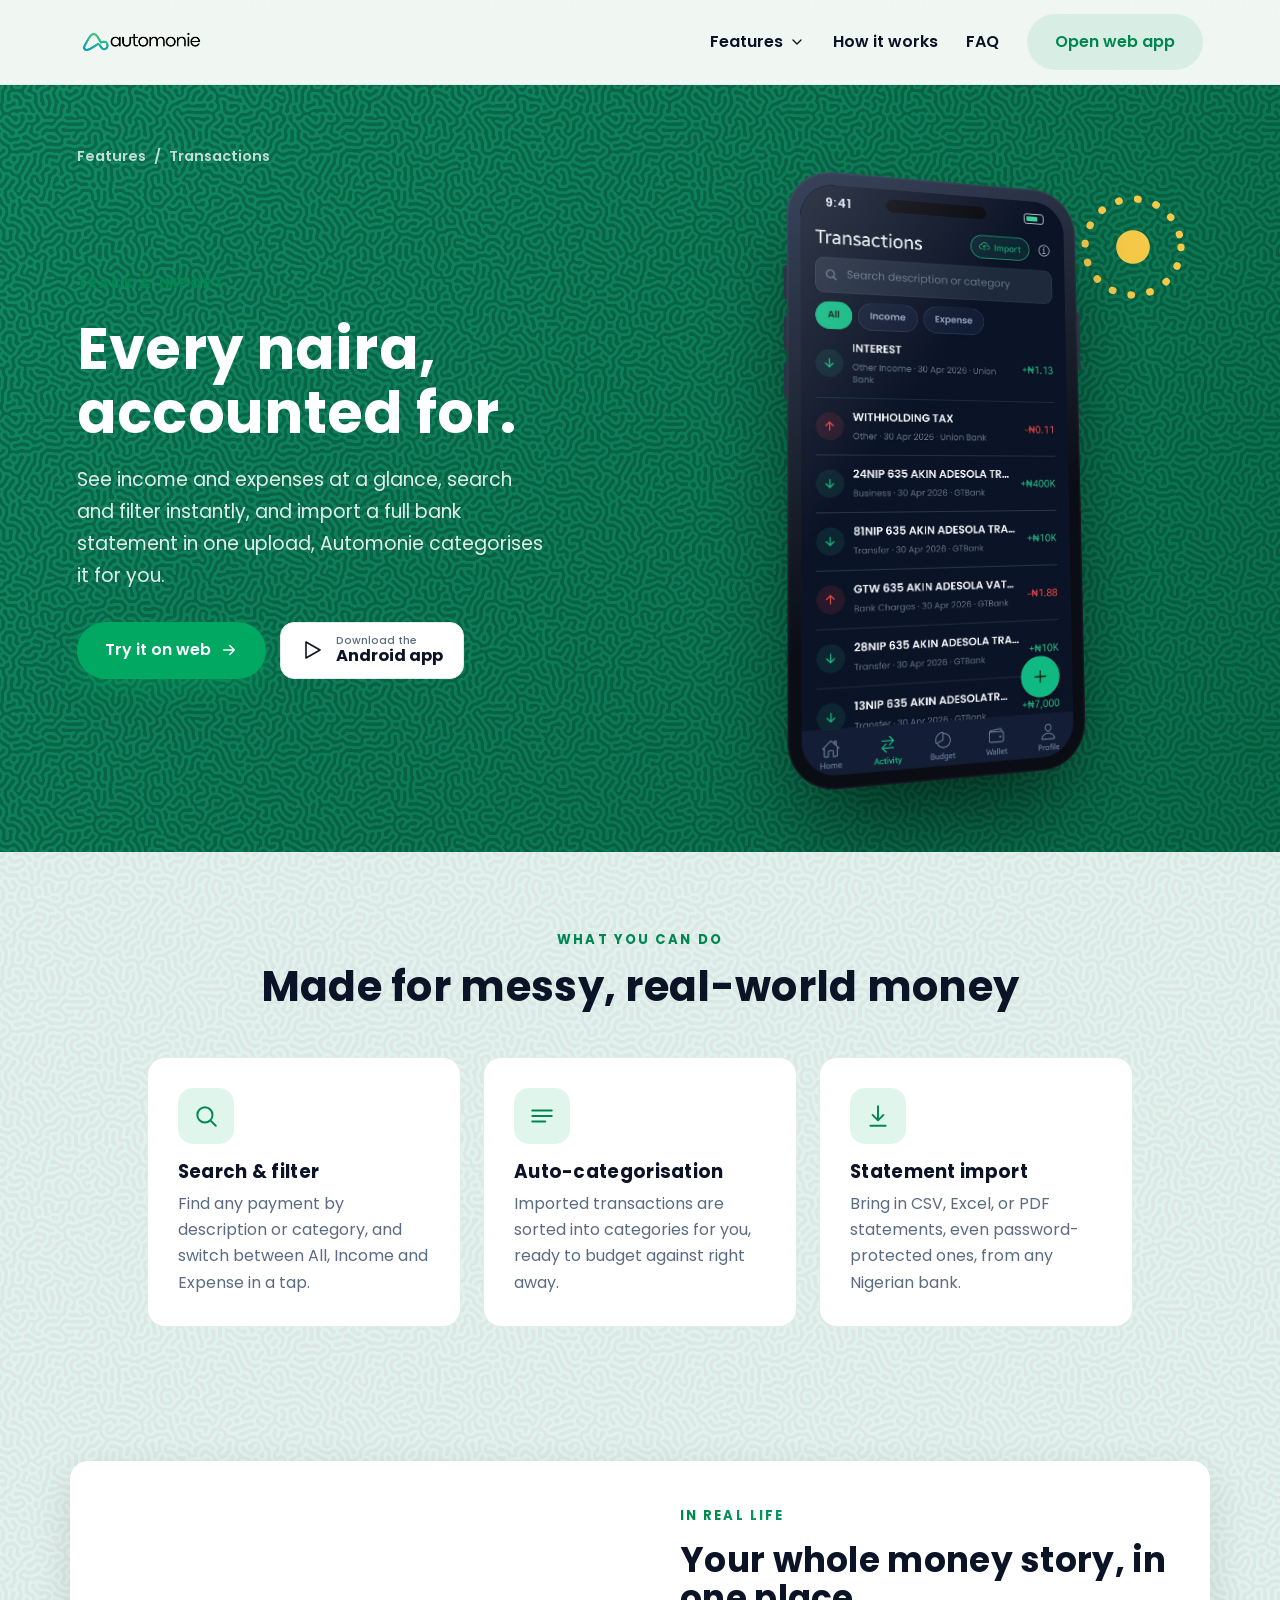
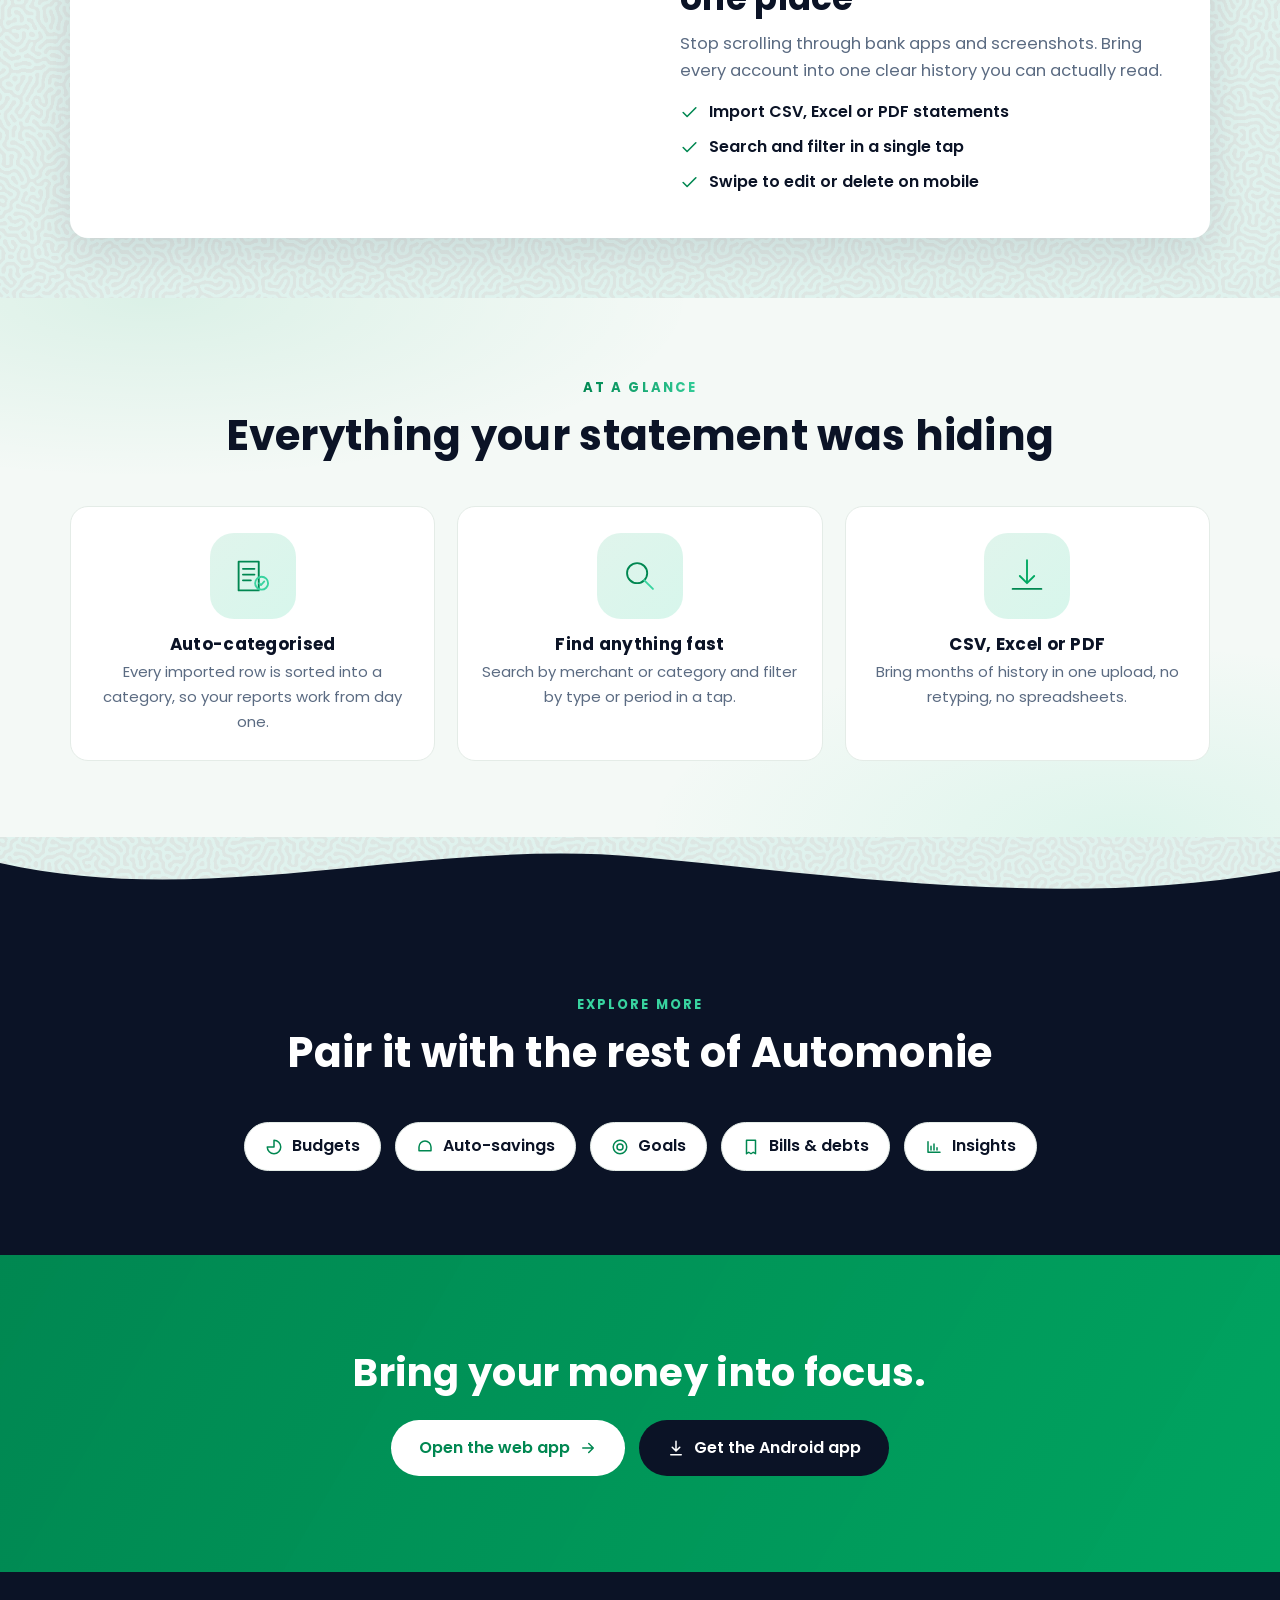
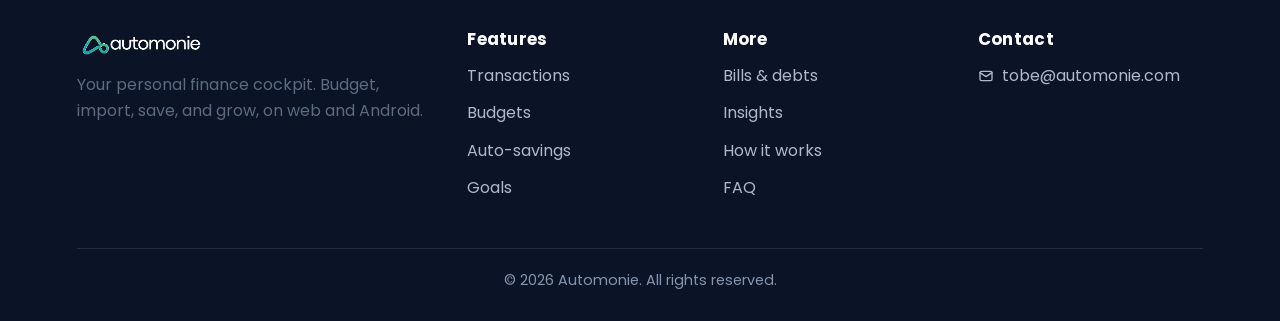
<file: features/transactions.html>
<!DOCTYPE html>
<html lang="en">
<head>
<meta charset="UTF-8" />
<meta name="viewport" content="width=device-width, initial-scale=1.0" />
<title>Transactions | Automonie</title>
<meta name="description" content="Track income and expenses, search and filter instantly, and import a full bank statement in one upload. Automonie categorises it for you." />
<meta name="theme-color" content="#0b1326" />
<link rel="icon" type="image/png" href="../assets/logo-mark.png" />
<link rel="preconnect" href="https://fonts.googleapis.com" />
<link rel="preconnect" href="https://fonts.gstatic.com" crossorigin />
<link href="https://fonts.googleapis.com/css2?family=Poppins:wght@400;500;600;700&display=swap" rel="stylesheet" />
<script>document.documentElement.className+=" js";</script>
<link rel="stylesheet" href="../assets/site.css" />
<link rel="canonical" href="https://automonie.com/features/transactions.html" />
<script type="application/ld+json">{"@context":"https://schema.org","@graph":[{"@type":"BreadcrumbList","itemListElement":[{"@type":"ListItem","position":1,"name":"Home","item":"https://automonie.com/"},{"@type":"ListItem","position":2,"name":"Features","item":"https://automonie.com/#features"},{"@type":"ListItem","position":3,"name":"Transactions","item":"https://automonie.com/features/transactions.html"}]},{"@type":"WebPage","name":"Transactions | Automonie","description":"Track income and expenses, search and filter instantly, and import a full bank statement in one upload. Automonie categorises it for you.","url":"https://automonie.com/features/transactions.html","isPartOf":{"@type":"WebSite","name":"Automonie","url":"https://automonie.com/"},"about":{"@type":"SoftwareApplication","name":"Automonie","applicationCategory":"FinanceApplication","operatingSystem":"Android, Web"}}]}</script>
</head>
<body>
<header class="nav" id="top">
  <a href="../index.html#top" class="brand"><img src="../assets/logo-full-dark.png" alt="Automonie" class="brand-img"></a>
  <nav class="nav-links" id="navLinks">
    <div class="has-drop">
      <button class="drop-btn" aria-haspopup="true">Features <svg class="ic" viewBox="0 0 24 24"><path d="M6 9l6 6 6-6"/></svg></button>
      <div class="drop-menu">
        <a href="transactions.html"><span class="di"><svg class="ic" viewBox="0 0 24 24"><path d="M7 7h11M7 7l3-3M7 7l3 3M17 17H6M17 17l-3-3M17 17l-3 3"/></svg></span><div>Transactions<small>Track &amp; import</small></div></a>
        <a href="budgets.html"><span class="di"><svg class="ic" viewBox="0 0 24 24"><path d="M3 12a9 9 0 1 0 9-9v9z"/></svg></span><div>Budgets<small>Limits &amp; alerts</small></div></a>
        <a href="auto-savings.html"><span class="di"><svg class="ic" viewBox="0 0 24 24"><path d="M4 12a8 8 0 0 1 16 0v5H4z"/><circle cx="16" cy="11" r="1"/></svg></span><div>Auto-savings<small>Set &amp; forget</small></div></a>
        <a href="goals.html"><span class="di"><svg class="ic" viewBox="0 0 24 24"><circle cx="12" cy="12" r="9"/><circle cx="12" cy="12" r="4"/></svg></span><div>Goals<small>Save &amp; lock</small></div></a>
        <a href="bills.html"><span class="di"><svg class="ic" viewBox="0 0 24 24"><path d="M6 3h12v18l-3-2-3 2-3-2-3 2zM9 8h6M9 12h6"/></svg></span><div>Bills &amp; debts<small>Never miss one</small></div></a>
        <a href="insights.html"><span class="di"><svg class="ic" viewBox="0 0 24 24"><path d="M4 19V5M4 19h16M8 16v-5M12 16V8M16 16v-3"/></svg></span><div>Insights<small>Health &amp; trends</small></div></a>
        <a href="wallet.html"><span class="di"><svg class="ic" viewBox="0 0 24 24"><rect x="3" y="6" width="18" height="13" rx="2"/><path d="M16 12h2"/></svg></span><div>Wallet<small>Deposit &amp; track</small></div></a>
      </div>
    </div>
    <a href="../index.html#how">How it works</a>
    <a href="../index.html#faq">FAQ</a>
    <a class="btn btn-ghost" data-app="web">Open web app</a>
  </nav>
  <button class="nav-toggle" id="navToggle" aria-label="Menu"><svg class="ic" style="width:26px;height:26px" viewBox="0 0 24 24"><path d="M3 6h18M3 12h18M3 18h18"/></svg></button>
</header>

<section class="fhero g">
  <div class="crumbs"><a href="../index.html#features">Features</a> <span>/</span> <span>Transactions</span></div>
  <div class="fhero-in">
    <div class="fhero-copy">
      <span class="eyebrow">Track &amp; import</span>
      <h1>Every naira, accounted for.</h1>
      <p>See income and expenses at a glance, search and filter instantly, and import a full bank statement in one upload, Automonie categorises it for you.</p>
      <div class="hero-cta">
        <a class="btn btn-primary" data-app="web">Try it on web <svg class="ic" viewBox="0 0 24 24"><path d="M5 12h14M13 6l6 6-6 6"/></svg></a>
        <a class="store light" data-app="apk"><svg class="ic" viewBox="0 0 24 24"><path d="M5 4l14 8-14 8z"/></svg><span><small>Download the</small><b>Android app</b></span></a>
      </div>
    </div>
    <div class="fhero-device">
      <svg class="deco flower" style="top:2%;right:2%" viewBox="0 0 100 100" aria-hidden="true"><circle cx="50" cy="50" r="14" fill="currentColor"/><g fill="none" stroke="currentColor" stroke-width="6" stroke-linecap="round" stroke-dasharray="0.5 15.5"><circle cx="50" cy="50" r="40"/></g></svg>
      <div class="dvc tilt-l float" style="z-index:2">
        <div class="scrn"><div class="bar"><span class="t">9:41</span><span class="isl"></span><span class="bt"></span></div><img src="../assets/screens/mobile-transactions.jpg" alt="Transactions screen on Automonie" loading="eager"><span class="glare"></span></div>
      </div>
    </div>
  </div>
</section>

<section class="section">
  <div class="section-head reveal"><span class="eyebrow">What you can do</span><h2>Made for messy, real-world money</h2></div>
  <div class="fhi">
    <div class="card reveal" data-d="1"><div class="card-ic"><svg class="ic" viewBox="0 0 24 24"><circle cx="11" cy="11" r="7"/><path d="M21 21l-4.3-4.3"/></svg></div><h3>Search &amp; filter</h3><p>Find any payment by description or category, and switch between All, Income and Expense in a tap.</p></div>
    <div class="card reveal" data-d="2"><div class="card-ic"><svg class="ic" viewBox="0 0 24 24"><path d="M3 7h18M3 12h18M3 17h12"/></svg></div><h3>Auto-categorisation</h3><p>Imported transactions are sorted into categories for you, ready to budget against right away.</p></div>
    <div class="card reveal" data-d="3"><div class="card-ic"><svg class="ic" viewBox="0 0 24 24"><path d="M12 3v12M7 11l5 5 5-5M5 21h14"/></svg></div><h3>Statement import</h3><p>Bring in CSV, Excel, or PDF statements, even password-protected ones, from any Nigerian bank.</p></div>
  </div>
</section>

<!-- PHOTO SPLIT -->
<section class="psplit-wrap">
  <div class="psplit reveal">
    <div class="ph" style="background-image:url('https://images.unsplash.com/photo-1615891081220-9116de3e1afd?auto=format&fit=crop&w=900&q=72')" role="img" aria-label="Your whole money story, in one place"></div>
    <div class="cp">
      <span class="eyebrow shine">In real life</span>
      <h2>Your whole money story, in one place</h2>
      <p>Stop scrolling through bank apps and screenshots. Bring every account into one clear history you can actually read.</p>
      <ul>
          <li><svg class="ic" viewBox="0 0 24 24"><path d="M20 6L9 17l-5-5"/></svg> Import CSV, Excel or PDF statements</li>
          <li><svg class="ic" viewBox="0 0 24 24"><path d="M20 6L9 17l-5-5"/></svg> Search and filter in a single tap</li>
          <li><svg class="ic" viewBox="0 0 24 24"><path d="M20 6L9 17l-5-5"/></svg> Swipe to edit or delete on mobile</li>
      </ul>
    </div>
  </div>
</section>

<!-- ILLUSTRATED GLANCE -->
<section class="illus">
  <div class="illus-in">
    <div class="section-head reveal"><span class="eyebrow shine">At a glance</span><h2>Everything your statement was hiding</h2></div>
    <div class="illus-grid">
      <div class="ill reveal" data-d="1">
        <div class="ill-art">
          <svg viewBox="0 0 64 64" class="draw" style="--len:190" fill="none" stroke="currentColor" stroke-width="2.6" stroke-linecap="round" stroke-linejoin="round"><path d="M12 12h28v40H12z"/><path d="M18 22h16M18 30h16M18 38h11"/><circle cx="44" cy="42" r="9" stroke="var(--mint)"/><path d="M40.5 42l2.6 2.6 4.6-5" stroke="var(--mint)"/></svg>
        </div>
        <h3>Auto-categorised</h3>
        <p>Every imported row is sorted into a category, so your reports work from day one.</p>
      </div>
      <div class="ill reveal" data-d="2">
        <div class="ill-art">
          <svg viewBox="0 0 64 64" class="draw" style="--len:190" fill="none" stroke="currentColor" stroke-width="2.6" stroke-linecap="round" stroke-linejoin="round"><circle cx="28" cy="28" r="14"/><path d="M38 38l12 12" stroke="var(--mint)"/></svg>
        </div>
        <h3>Find anything fast</h3>
        <p>Search by merchant or category and filter by type or period in a tap.</p>
      </div>
      <div class="ill reveal" data-d="3">
        <div class="ill-art">
          <svg viewBox="0 0 64 64" class="draw" style="--len:190" fill="none" stroke="currentColor" stroke-width="2.6" stroke-linecap="round" stroke-linejoin="round"><path d="M32 10v30M22 32l10 10 10-10" stroke="var(--green)"/><path d="M12 50h40"/></svg>
        </div>
        <h3>CSV, Excel or PDF</h3>
        <p>Bring months of history in one upload, no retyping, no spreadsheets.</p>
      </div>
    </div>
  </div>
</section>

<div class="divider" aria-hidden="true">
  <svg viewBox="0 0 1440 70" preserveAspectRatio="none"><path fill="#0b1326" d="M0,26 C240,74 480,0 720,20 C960,40 1200,72 1440,34 L1440,70 L0,70 Z"/></svg>
</div>

<section class="how">
  <div class="how-inner">
    <div class="section-head reveal"><span class="eyebrow">Explore more</span><h2>Pair it with the rest of Automonie</h2></div>
    <div class="morefeat reveal">
      <a href="budgets.html"><svg class="ic" viewBox="0 0 24 24"><path d="M3 12a9 9 0 1 0 9-9v9z"/></svg> Budgets</a>
      <a href="auto-savings.html"><svg class="ic" viewBox="0 0 24 24"><path d="M4 12a8 8 0 0 1 16 0v5H4z"/></svg> Auto-savings</a>
      <a href="goals.html"><svg class="ic" viewBox="0 0 24 24"><circle cx="12" cy="12" r="9"/><circle cx="12" cy="12" r="4"/></svg> Goals</a>
      <a href="bills.html"><svg class="ic" viewBox="0 0 24 24"><path d="M6 3h12v18l-3-2-3 2-3-2-3 2z"/></svg> Bills &amp; debts</a>
      <a href="insights.html"><svg class="ic" viewBox="0 0 24 24"><path d="M4 19V5M4 19h16M8 16v-5M12 16V8M16 16v-3"/></svg> Insights</a>
    </div>
  </div>
</section>

<section class="cta-band">
  <h2 class="reveal">Bring your money into focus.</h2>
  <div class="hero-cta reveal" data-d="1">
    <a class="btn btn-primary" data-app="web">Open the web app <svg class="ic" viewBox="0 0 24 24"><path d="M5 12h14M13 6l6 6-6 6"/></svg></a>
    <a class="btn btn-dark" data-app="apk"><svg class="ic" viewBox="0 0 24 24"><path d="M12 3v12M7 11l5 5 5-5M5 21h14"/></svg> Get the Android app</a>
  </div>
</section>

<footer class="footer">
  <div class="footer-grid">
    <div>
      <div class="brand"><img src="../assets/logo-full-light.png" alt="Automonie" class="brand-img"></div>
      <p class="muted">Your personal finance cockpit. Budget, import, save, and grow, on web and Android.</p>
    </div>
    <div><h4>Features</h4><a href="transactions.html">Transactions</a><a href="budgets.html">Budgets</a><a href="auto-savings.html">Auto-savings</a><a href="goals.html">Goals</a></div>
    <div><h4>More</h4><a href="bills.html">Bills &amp; debts</a><a href="insights.html">Insights</a><a href="../index.html#how">How it works</a><a href="../index.html#faq">FAQ</a></div>
    <div><h4>Contact</h4>
      <a href="mailto:tobe@automonie.com"><svg class="ic" viewBox="0 0 24 24"><rect x="3" y="5" width="18" height="14" rx="2"/><path d="M3 7l9 6 9-6"/></svg> tobe@automonie.com</a>
    </div>
  </div>
  <div class="footer-bottom">© <span id="year"></span> Automonie. All rights reserved.</div>
</footer>

<script src="../assets/site.js"></script>
</body>
</html>
</file>
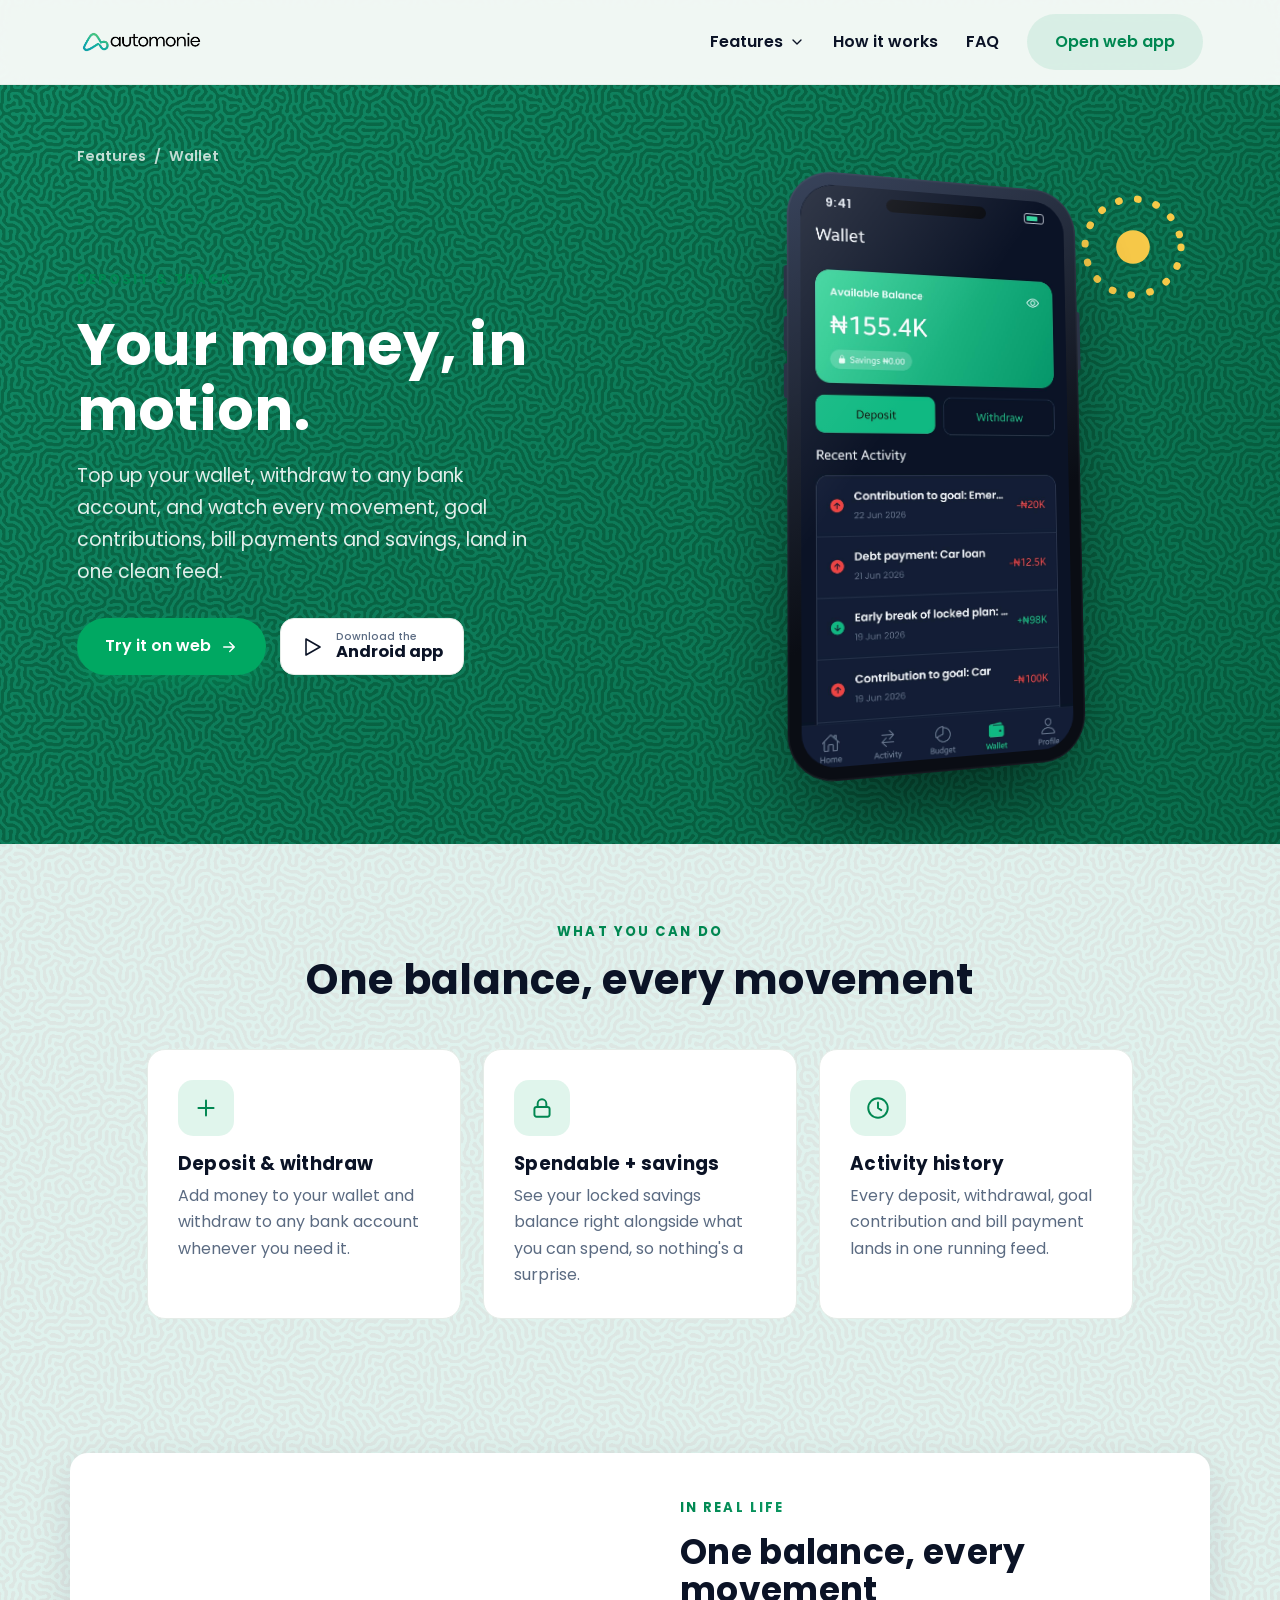
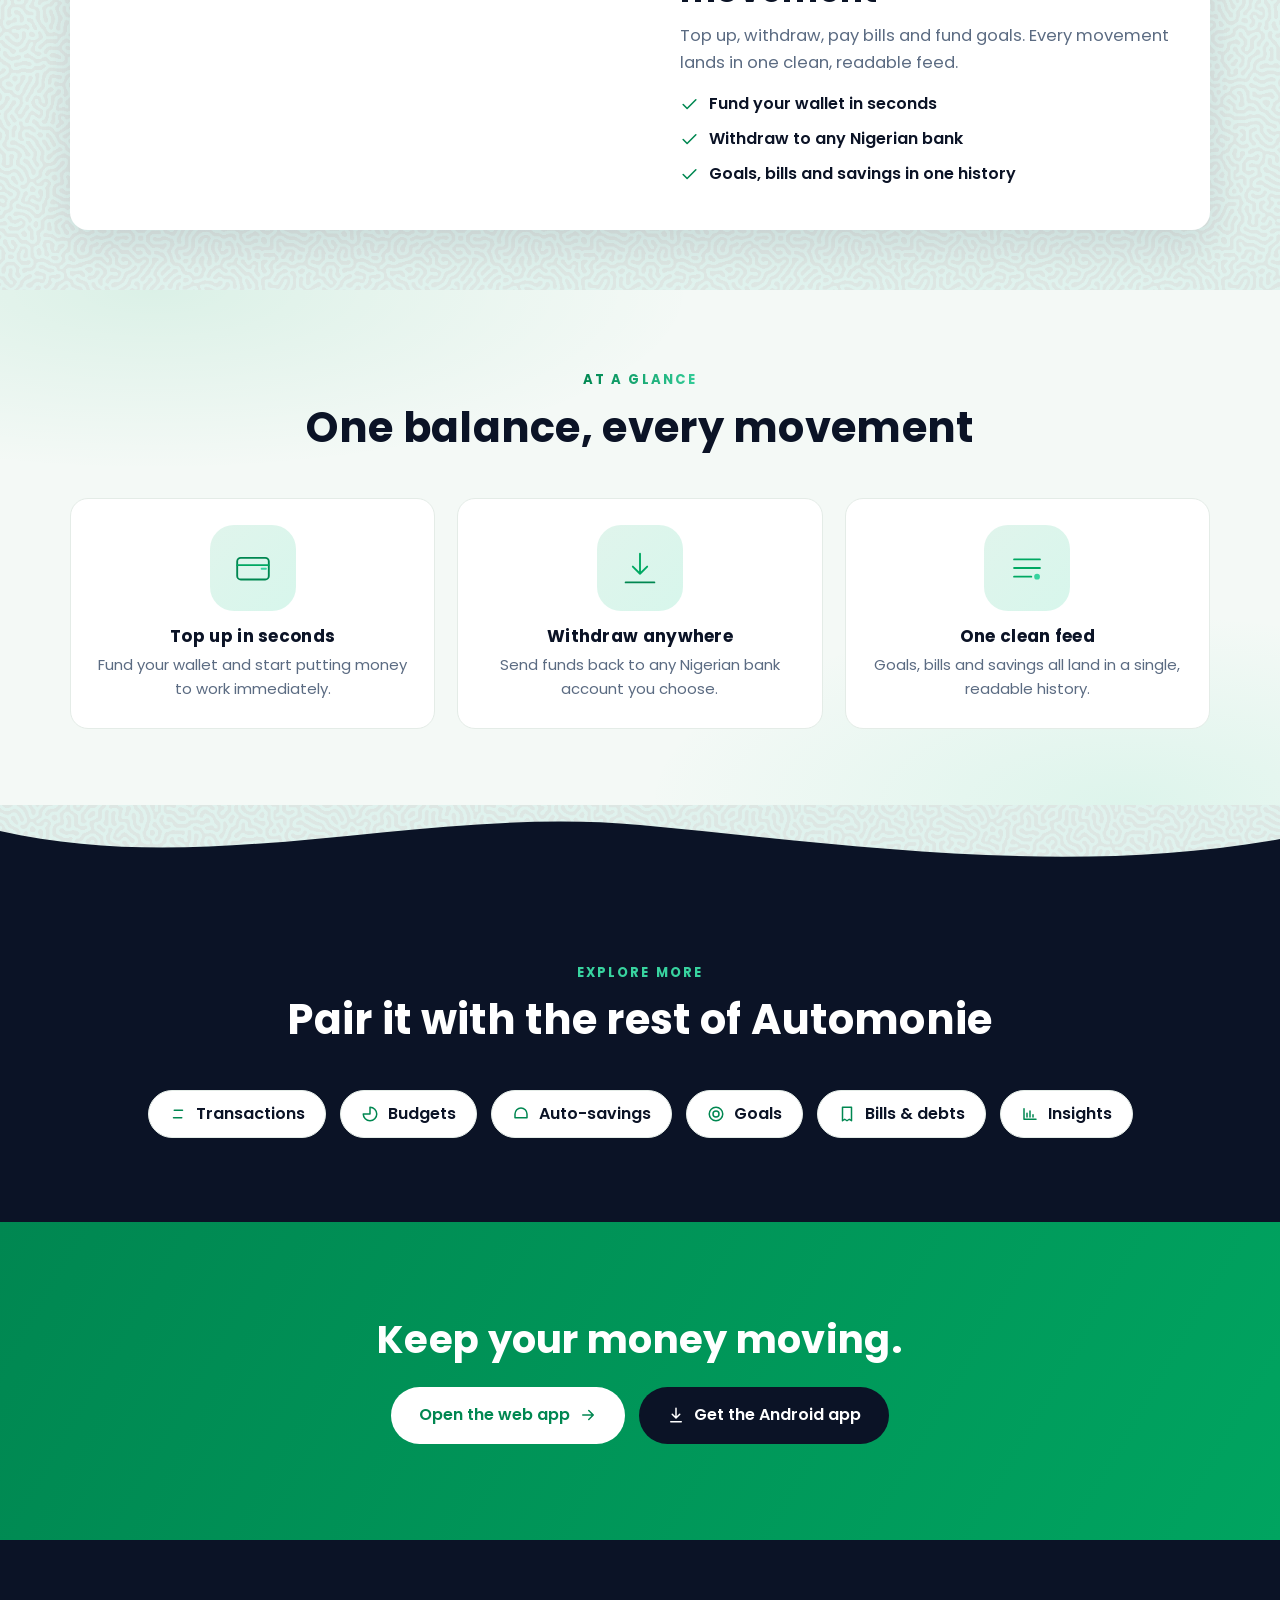
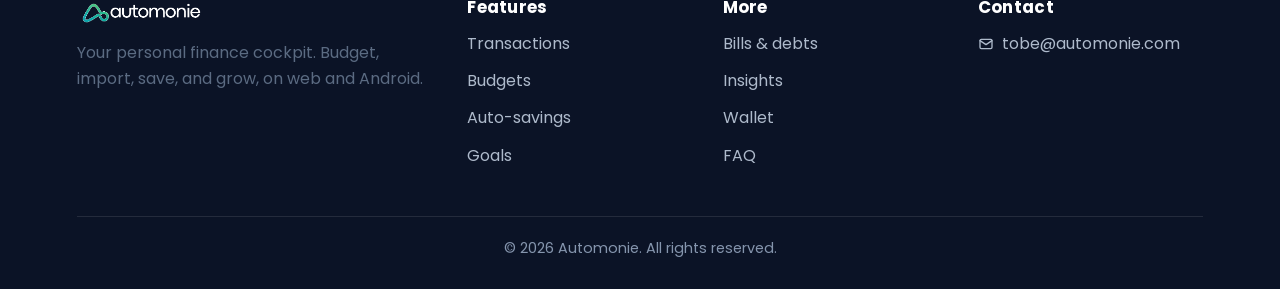
<file: features/wallet.html>
<!DOCTYPE html>
<html lang="en">
<head>
<meta charset="UTF-8" />
<meta name="viewport" content="width=device-width, initial-scale=1.0" />
<title>Wallet | Automonie</title>
<meta name="description" content="Deposit, withdraw to any bank, and see every movement, goal contributions, bill payments and savings, in one feed." />
<meta name="theme-color" content="#0b1326" />
<link rel="icon" type="image/png" href="../assets/logo-mark.png" />
<link rel="preconnect" href="https://fonts.googleapis.com" />
<link rel="preconnect" href="https://fonts.gstatic.com" crossorigin />
<link href="https://fonts.googleapis.com/css2?family=Poppins:wght@400;500;600;700&display=swap" rel="stylesheet" />
<script>document.documentElement.className+=" js";</script>
<link rel="stylesheet" href="../assets/site.css" />
<link rel="canonical" href="https://automonie.com/features/wallet.html" />
<script type="application/ld+json">{"@context":"https://schema.org","@graph":[{"@type":"BreadcrumbList","itemListElement":[{"@type":"ListItem","position":1,"name":"Home","item":"https://automonie.com/"},{"@type":"ListItem","position":2,"name":"Features","item":"https://automonie.com/#features"},{"@type":"ListItem","position":3,"name":"Wallet","item":"https://automonie.com/features/wallet.html"}]},{"@type":"WebPage","name":"Wallet | Automonie","description":"Deposit, withdraw to any bank, and see every movement, goal contributions, bill payments and savings, in one feed.","url":"https://automonie.com/features/wallet.html","isPartOf":{"@type":"WebSite","name":"Automonie","url":"https://automonie.com/"},"about":{"@type":"SoftwareApplication","name":"Automonie","applicationCategory":"FinanceApplication","operatingSystem":"Android, Web"}}]}</script>
</head>
<body>
<header class="nav" id="top">
  <a href="../index.html#top" class="brand"><img src="../assets/logo-full-dark.png" alt="Automonie" class="brand-img"></a>
  <nav class="nav-links" id="navLinks">
    <div class="has-drop">
      <button class="drop-btn" aria-haspopup="true">Features <svg class="ic" viewBox="0 0 24 24"><path d="M6 9l6 6 6-6"/></svg></button>
      <div class="drop-menu">
        <a href="transactions.html"><span class="di"><svg class="ic" viewBox="0 0 24 24"><path d="M7 7h11M7 7l3-3M7 7l3 3M17 17H6M17 17l-3-3M17 17l-3 3"/></svg></span><div>Transactions<small>Track &amp; import</small></div></a>
        <a href="budgets.html"><span class="di"><svg class="ic" viewBox="0 0 24 24"><path d="M3 12a9 9 0 1 0 9-9v9z"/></svg></span><div>Budgets<small>Limits &amp; alerts</small></div></a>
        <a href="auto-savings.html"><span class="di"><svg class="ic" viewBox="0 0 24 24"><path d="M4 12a8 8 0 0 1 16 0v5H4z"/><circle cx="16" cy="11" r="1"/></svg></span><div>Auto-savings<small>Set &amp; forget</small></div></a>
        <a href="goals.html"><span class="di"><svg class="ic" viewBox="0 0 24 24"><circle cx="12" cy="12" r="9"/><circle cx="12" cy="12" r="4"/></svg></span><div>Goals<small>Save &amp; lock</small></div></a>
        <a href="bills.html"><span class="di"><svg class="ic" viewBox="0 0 24 24"><path d="M6 3h12v18l-3-2-3 2-3-2-3 2zM9 8h6M9 12h6"/></svg></span><div>Bills &amp; debts<small>Never miss one</small></div></a>
        <a href="insights.html"><span class="di"><svg class="ic" viewBox="0 0 24 24"><path d="M4 19V5M4 19h16M8 16v-5M12 16V8M16 16v-3"/></svg></span><div>Insights<small>Health &amp; trends</small></div></a>
        <a href="wallet.html"><span class="di"><svg class="ic" viewBox="0 0 24 24"><rect x="3" y="6" width="18" height="13" rx="2"/><path d="M16 12h2"/></svg></span><div>Wallet<small>Deposit &amp; track</small></div></a>
      </div>
    </div>
    <a href="../index.html#how">How it works</a>
    <a href="../index.html#faq">FAQ</a>
    <a class="btn btn-ghost" data-app="web">Open web app</a>
  </nav>
  <button class="nav-toggle" id="navToggle" aria-label="Menu"><svg class="ic" style="width:26px;height:26px" viewBox="0 0 24 24"><path d="M3 6h18M3 12h18M3 18h18"/></svg></button>
</header>

<section class="fhero g">
  <div class="crumbs"><a href="../index.html#features">Features</a> <span>/</span> <span>Wallet</span></div>
  <div class="fhero-in">
    <div class="fhero-copy">
      <span class="eyebrow">Deposit &amp; track</span>
      <h1>Your money, in motion.</h1>
      <p>Top up your wallet, withdraw to any bank account, and watch every movement, goal contributions, bill payments and savings, land in one clean feed.</p>
      <div class="hero-cta">
        <a class="btn btn-primary" data-app="web">Try it on web <svg class="ic" viewBox="0 0 24 24"><path d="M5 12h14M13 6l6 6-6 6"/></svg></a>
        <a class="store light" data-app="apk"><svg class="ic" viewBox="0 0 24 24"><path d="M5 4l14 8-14 8z"/></svg><span><small>Download the</small><b>Android app</b></span></a>
      </div>
    </div>
    <div class="fhero-device">
      <svg class="deco flower" style="top:2%;right:2%" viewBox="0 0 100 100" aria-hidden="true"><circle cx="50" cy="50" r="14" fill="currentColor"/><g fill="none" stroke="currentColor" stroke-width="6" stroke-linecap="round" stroke-dasharray="0.5 15.5"><circle cx="50" cy="50" r="40"/></g></svg>
      <div class="dvc tilt-l float" style="z-index:2">
        <div class="scrn"><div class="bar"><span class="t">9:41</span><span class="isl"></span><span class="bt"></span></div><img src="../assets/screens/mobile-wallet.jpg" alt="Wallet on Automonie" loading="eager"><span class="glare"></span></div>
      </div>
    </div>
  </div>
</section>

<section class="section">
  <div class="section-head reveal"><span class="eyebrow">What you can do</span><h2>One balance, every movement</h2></div>
  <div class="fhi">
    <div class="card reveal" data-d="1"><div class="card-ic"><svg class="ic" viewBox="0 0 24 24"><path d="M12 5v14M5 12h14"/></svg></div><h3>Deposit &amp; withdraw</h3><p>Add money to your wallet and withdraw to any bank account whenever you need it.</p></div>
    <div class="card reveal" data-d="2"><div class="card-ic"><svg class="ic" viewBox="0 0 24 24"><rect x="5" y="11" width="14" height="9" rx="2"/><path d="M8 11V8a4 4 0 0 1 8 0v3"/></svg></div><h3>Spendable + savings</h3><p>See your locked savings balance right alongside what you can spend, so nothing's a surprise.</p></div>
    <div class="card reveal" data-d="3"><div class="card-ic"><svg class="ic" viewBox="0 0 24 24"><path d="M3 12a9 9 0 1 0 18 0 9 9 0 0 0-18 0zM12 7v5l3 2"/></svg></div><h3>Activity history</h3><p>Every deposit, withdrawal, goal contribution and bill payment lands in one running feed.</p></div>
  </div>
</section>

<!-- PHOTO SPLIT -->
<section class="psplit-wrap">
  <div class="psplit reveal">
    <div class="ph" style="background-image:url('https://images.unsplash.com/photo-1687422808424-4a8e78fa6ae8?auto=format&fit=crop&w=900&q=72')" role="img" aria-label="One balance, every movement"></div>
    <div class="cp">
      <span class="eyebrow shine">In real life</span>
      <h2>One balance, every movement</h2>
      <p>Top up, withdraw, pay bills and fund goals. Every movement lands in one clean, readable feed.</p>
      <ul>
          <li><svg class="ic" viewBox="0 0 24 24"><path d="M20 6L9 17l-5-5"/></svg> Fund your wallet in seconds</li>
          <li><svg class="ic" viewBox="0 0 24 24"><path d="M20 6L9 17l-5-5"/></svg> Withdraw to any Nigerian bank</li>
          <li><svg class="ic" viewBox="0 0 24 24"><path d="M20 6L9 17l-5-5"/></svg> Goals, bills and savings in one history</li>
      </ul>
    </div>
  </div>
</section>

<!-- ILLUSTRATED GLANCE -->
<section class="illus">
  <div class="illus-in">
    <div class="section-head reveal"><span class="eyebrow shine">At a glance</span><h2>One balance, every movement</h2></div>
    <div class="illus-grid">
      <div class="ill reveal" data-d="1">
        <div class="ill-art">
          <svg viewBox="0 0 64 64" class="draw" style="--len:190" fill="none" stroke="currentColor" stroke-width="2.6" stroke-linecap="round" stroke-linejoin="round"><rect x="10" y="18" width="44" height="30" rx="5"/><path d="M44 33h6" stroke="var(--mint)"/><path d="M10 28h44" stroke="var(--green)"/></svg>
        </div>
        <h3>Top up in seconds</h3>
        <p>Fund your wallet and start putting money to work immediately.</p>
      </div>
      <div class="ill reveal" data-d="2">
        <div class="ill-art">
          <svg viewBox="0 0 64 64" class="draw" style="--len:190" fill="none" stroke="currentColor" stroke-width="2.6" stroke-linecap="round" stroke-linejoin="round"><path d="M32 12v28M22 30l10 10 10-10" stroke="var(--green)"/><path d="M12 52h40"/></svg>
        </div>
        <h3>Withdraw anywhere</h3>
        <p>Send funds back to any Nigerian bank account you choose.</p>
      </div>
      <div class="ill reveal" data-d="3">
        <div class="ill-art">
          <svg viewBox="0 0 64 64" class="draw" style="--len:190" fill="none" stroke="currentColor" stroke-width="2.6" stroke-linecap="round" stroke-linejoin="round"><path d="M14 20h36M14 32h36M14 44h24" stroke="var(--green)"/><circle cx="46" cy="44" r="4" fill="var(--mint)" stroke="none"/></svg>
        </div>
        <h3>One clean feed</h3>
        <p>Goals, bills and savings all land in a single, readable history.</p>
      </div>
    </div>
  </div>
</section>

<div class="divider" aria-hidden="true">
  <svg viewBox="0 0 1440 70" preserveAspectRatio="none"><path fill="#0b1326" d="M0,26 C240,74 480,0 720,20 C960,40 1200,72 1440,34 L1440,70 L0,70 Z"/></svg>
</div>

<section class="how">
  <div class="how-inner">
    <div class="section-head reveal"><span class="eyebrow">Explore more</span><h2>Pair it with the rest of Automonie</h2></div>
    <div class="morefeat reveal">
      <a href="transactions.html"><svg class="ic" viewBox="0 0 24 24"><path d="M7 7h11M17 17H6"/></svg> Transactions</a>
      <a href="budgets.html"><svg class="ic" viewBox="0 0 24 24"><path d="M3 12a9 9 0 1 0 9-9v9z"/></svg> Budgets</a>
      <a href="auto-savings.html"><svg class="ic" viewBox="0 0 24 24"><path d="M4 12a8 8 0 0 1 16 0v5H4z"/></svg> Auto-savings</a>
      <a href="goals.html"><svg class="ic" viewBox="0 0 24 24"><circle cx="12" cy="12" r="9"/><circle cx="12" cy="12" r="4"/></svg> Goals</a>
      <a href="bills.html"><svg class="ic" viewBox="0 0 24 24"><path d="M6 3h12v18l-3-2-3 2-3-2-3 2z"/></svg> Bills &amp; debts</a>
      <a href="insights.html"><svg class="ic" viewBox="0 0 24 24"><path d="M4 19V5M4 19h16M8 16v-5M12 16V8M16 16v-3"/></svg> Insights</a>
    </div>
  </div>
</section>

<section class="cta-band">
  <h2 class="reveal">Keep your money moving.</h2>
  <div class="hero-cta reveal" data-d="1">
    <a class="btn btn-primary" data-app="web">Open the web app <svg class="ic" viewBox="0 0 24 24"><path d="M5 12h14M13 6l6 6-6 6"/></svg></a>
    <a class="btn btn-dark" data-app="apk"><svg class="ic" viewBox="0 0 24 24"><path d="M12 3v12M7 11l5 5 5-5M5 21h14"/></svg> Get the Android app</a>
  </div>
</section>

<footer class="footer">
  <div class="footer-grid">
    <div>
      <div class="brand"><img src="../assets/logo-full-light.png" alt="Automonie" class="brand-img"></div>
      <p class="muted">Your personal finance cockpit. Budget, import, save, and grow, on web and Android.</p>
    </div>
    <div><h4>Features</h4><a href="transactions.html">Transactions</a><a href="budgets.html">Budgets</a><a href="auto-savings.html">Auto-savings</a><a href="goals.html">Goals</a></div>
    <div><h4>More</h4><a href="bills.html">Bills &amp; debts</a><a href="insights.html">Insights</a><a href="wallet.html">Wallet</a><a href="../index.html#faq">FAQ</a></div>
    <div><h4>Contact</h4>
      <a href="mailto:tobe@automonie.com"><svg class="ic" viewBox="0 0 24 24"><rect x="3" y="5" width="18" height="14" rx="2"/><path d="M3 7l9 6 9-6"/></svg> tobe@automonie.com</a>
    </div>
  </div>
  <div class="footer-bottom">© <span id="year"></span> Automonie. All rights reserved.</div>
</footer>

<script src="../assets/site.js"></script>
</body>
</html>
</file>
<file: assets/site.css>
/* ===== Automonie marketing site, shared styles ===== */
:root{
  --green:#00a862; --green-d:#008751; --mint:#38d39f;
  --navy:#0b1326; --navy-2:#131d33;
  --bg:#f4f9f6; --card:#fff; --text:#0b1326; --muted:#5b6b82; --border:#e4ece7;
  --gold:#f7c948; --radius:18px; --shadow:0 14px 40px rgba(11,19,38,.10); --maxw:1140px;
}
*{box-sizing:border-box;margin:0;padding:0}
html{scroll-behavior:smooth}
body{font-family:'Poppins',system-ui,sans-serif;color:var(--text);background:linear-gradient(rgba(244,249,246,.9),rgba(244,249,246,.9)),url("texture.png") repeat,var(--bg);background-size:auto,320px 320px,auto;line-height:1.65;-webkit-font-smoothing:antialiased;overflow-x:hidden}
h1,h2,h3,h4{font-weight:700;line-height:1.12;letter-spacing:.3px}
a{color:inherit;text-decoration:none}
svg{display:block}
img{max-width:100%}
.ic{width:1.25em;height:1.25em;stroke:currentColor;stroke-width:2;fill:none;stroke-linecap:round;stroke-linejoin:round}
.grad{background:linear-gradient(120deg,var(--green),var(--mint));-webkit-background-clip:text;background-clip:text;-webkit-text-fill-color:transparent}
.eyebrow{display:inline-block;font-weight:700;font-size:.82rem;letter-spacing:.16em;text-transform:uppercase;color:var(--green-d);margin-bottom:14px}
.muted{color:var(--muted)}

/* Buttons */
.btn{display:inline-flex;align-items:center;gap:9px;font-family:inherit;font-weight:600;font-size:1rem;padding:13px 26px;border-radius:999px;cursor:pointer;border:2px solid transparent;transition:transform .15s,box-shadow .15s,background .15s,color .15s;white-space:nowrap}
.btn:hover{transform:translateY(-3px)}
.btn .ic{width:18px;height:18px}
.btn-primary{background:var(--green);color:#fff;box-shadow:0 10px 26px rgba(0,168,98,.34)}
.btn-primary:hover{background:var(--green-d)}
.btn-outline{background:transparent;color:var(--navy);border-color:var(--border)}
.btn-outline:hover{border-color:var(--green);color:var(--green-d)}
.btn-ghost{background:rgba(0,168,98,.1);color:var(--green-d)}
.btn-dark{background:var(--navy);color:#fff}
/* App-store style buttons */
.store{display:inline-flex;align-items:center;gap:11px;background:#0b1326;color:#fff;border-radius:14px;padding:10px 20px;border:1px solid rgba(255,255,255,.14);transition:transform .15s,background .15s}
.store:hover{transform:translateY(-3px);background:#16213e}
.store .ic{width:24px;height:24px;stroke-width:1.6}
.store small{display:block;font-size:.66rem;color:rgba(255,255,255,.7);line-height:1.2;font-weight:500}
.store b{display:block;font-size:1.02rem;font-weight:700;line-height:1.15}
.store.light{background:#fff;color:var(--navy);border-color:var(--border)}
.store.light small{color:var(--muted)}

/* Nav */
.nav{position:sticky;top:0;z-index:50;display:flex;align-items:center;justify-content:space-between;gap:20px;padding:14px 6vw;background:rgba(244,249,246,.82);backdrop-filter:blur(12px);border-bottom:1px solid var(--border)}
.brand{font-weight:700;font-size:1.4rem;color:var(--navy);display:flex;align-items:center;gap:8px}
.brand .logo{width:30px;height:30px;border-radius:9px;background:linear-gradient(135deg,var(--green),var(--mint));display:grid;place-items:center;color:#fff}
.brand .logo .ic{width:18px;height:18px}
.brand-accent{color:var(--green-d)}
.brand-img{height:30px;width:auto;display:block}
.footer .brand-img{height:30px}
.nav-links{display:flex;align-items:center;gap:28px;font-weight:600}
.nav-links a:not(.btn):hover{color:var(--green-d)}
.nav-toggle{display:none;background:none;border:none;cursor:pointer;color:var(--navy)}

/* Features dropdown */
.has-drop{position:relative}
.drop-btn{display:inline-flex;align-items:center;gap:6px;cursor:pointer;font-weight:600;color:inherit;background:none;border:none;font-family:inherit;font-size:1rem}
.drop-btn:hover{color:var(--green-d)}
.drop-btn .ic{width:16px;height:16px;transition:transform .2s}
.has-drop:hover .drop-btn .ic,.has-drop:focus-within .drop-btn .ic{transform:rotate(180deg)}
.drop-menu{position:absolute;top:calc(100% + 14px);left:50%;transform:translateX(-50%) translateY(8px);background:#fff;border:1px solid var(--border);border-radius:18px;box-shadow:var(--shadow);padding:12px;width:380px;display:grid;grid-template-columns:1fr 1fr;gap:4px;opacity:0;visibility:hidden;transition:opacity .18s,transform .18s;z-index:60}
.drop-menu::before{content:'';position:absolute;top:-16px;left:0;right:0;height:16px}
.has-drop:hover .drop-menu,.has-drop:focus-within .drop-menu{opacity:1;visibility:visible;transform:translateX(-50%) translateY(0)}
.drop-menu a{display:flex;gap:11px;align-items:center;padding:10px 12px;border-radius:12px;font-size:.92rem;font-weight:600;color:var(--navy)}
.drop-menu a:hover{background:rgba(0,168,98,.09)}
.drop-menu a .di{width:38px;height:38px;border-radius:11px;display:grid;place-items:center;background:rgba(0,168,98,.12);color:var(--green-d);flex-shrink:0}
.drop-menu a .di .ic{width:20px;height:20px}
.drop-menu a small{display:block;color:var(--muted);font-weight:500;font-size:.76rem;margin-top:1px}

/* Hero */
.hero{position:relative;max-width:var(--maxw);margin:22px auto 8px;padding:clamp(44px,5vw,64px) clamp(28px,4vw,52px);display:grid;grid-template-columns:1.05fr .95fr;gap:44px;align-items:center;border-radius:28px;overflow:hidden;color:#fff;background:linear-gradient(rgba(5,30,28,.70),rgba(5,30,28,.80)),url("texture.png") repeat,#06201d;background-size:auto,300px 300px,auto;box-shadow:0 26px 60px rgba(6,32,29,.32)}
.hero h1{font-size:clamp(2.5rem,5.5vw,4rem);color:#fff}
.hero .eyebrow{color:var(--mint)}
.hero .lead{color:rgba(255,255,255,.82)}
.hero .hero-trust{color:rgba(255,255,255,.82)}
.hero .hero-trust .ic{color:var(--mint)}
.hero .deco{color:rgba(56,211,159,.42)}
.lead{font-size:1.18rem;color:var(--muted);margin:20px 0 30px;max-width:36ch}
.hero-cta{display:flex;gap:14px;flex-wrap:wrap}
.hero-trust{margin-top:26px;display:flex;gap:14px;flex-wrap:wrap;color:var(--muted);font-size:.92rem;font-weight:600;align-items:center}
.hero-trust span{display:inline-flex;align-items:center;gap:6px}
.hero-trust .ic{width:16px;height:16px;color:var(--green-d)}
.hero-art{position:relative;display:flex;justify-content:center;align-items:center;min-height:520px;perspective:1600px}

/* ===== Realistic devices ===== */
.float{animation:float 6.5s ease-in-out infinite}
.float-b{animation-delay:-2.2s}.float-c{animation-delay:-4.4s}
@keyframes float{0%,100%{transform:translateY(0)}50%{transform:translateY(-15px)}}

/* Phone */
.dvc{position:relative;width:300px;max-width:80vw;border-radius:46px;background:linear-gradient(150deg,#39445c,#0a0d14 62%);padding:13px;box-shadow:0 50px 95px -22px rgba(0,0,0,.62),inset 0 0 0 1.5px rgba(255,255,255,.05);transition:transform .6s cubic-bezier(.2,.7,.2,1)}
.dvc::after{content:'';position:absolute;right:-3px;top:128px;width:3px;height:62px;background:#2b3346;border-radius:0 3px 3px 0}
.dvc::before{content:'';position:absolute;left:-3px;top:96px;width:3px;height:34px;background:#2b3346;border-radius:3px 0 0 3px;box-shadow:0 50px 0 #2b3346,0 96px 0 #2b3346}
.dvc .scrn{position:relative;border-radius:34px;overflow:hidden;background:#0b1326}
.dvc .bar{height:34px;position:relative;background:#0b1326}
.dvc .bar .isl{position:absolute;left:50%;top:10px;transform:translateX(-50%);width:38%;height:13px;background:#05070d;border-radius:10px}
.dvc .bar .t{position:absolute;left:24px;top:8px;font-size:12px;font-weight:600;color:#e3e9f2;letter-spacing:.3px}
.dvc .bar .bt{position:absolute;right:22px;top:13px;width:22px;height:11px;border:1.4px solid rgba(227,233,242,.8);border-radius:3px}
.dvc .bar .bt::after{content:'';position:absolute;inset:2px;right:6px;background:var(--mint);border-radius:1px}
.dvc .scrn>img{width:100%;display:block}
.dvc .glare{position:absolute;inset:0;border-radius:34px;pointer-events:none;background:linear-gradient(125deg,rgba(255,255,255,.16),rgba(255,255,255,0) 38%);z-index:3}

/* Browser */
.bvc{position:relative;width:580px;max-width:92vw;border-radius:14px;overflow:hidden;background:#0b0e16;box-shadow:0 50px 95px -22px rgba(0,0,0,.6);transition:transform .6s cubic-bezier(.2,.7,.2,1)}
.bvc .top{display:flex;gap:7px;align-items:center;padding:11px 15px;background:#161d2e;border-bottom:1px solid rgba(255,255,255,.05)}
.bvc .top i{width:11px;height:11px;border-radius:50%;display:block}
.bvc .top i:nth-child(1){background:#ff5f57}.bvc .top i:nth-child(2){background:#febc2e}.bvc .top i:nth-child(3){background:#28c840}
.bvc .url{margin-left:12px;flex:1;background:#0b1326;color:#8190a8;font-size:.74rem;border-radius:20px;padding:5px 14px;white-space:nowrap;overflow:hidden;text-overflow:ellipsis}
.bvc>img{width:100%;display:block}

/* Tilts */
.tilt-l{transform:perspective(1500px) rotateY(13deg) rotateX(3deg)}
.tilt-r{transform:perspective(1500px) rotateY(-13deg) rotateX(3deg)}
.dvc.tilt-l:hover,.dvc.tilt-r:hover,.bvc.tilt-l:hover,.bvc.tilt-r:hover{transform:perspective(1500px) rotateY(0) rotateX(0) scale(1.02)}

/* Decorative shapes (PiggyVest-style) */
.deco{position:absolute;z-index:1;pointer-events:none}
.deco.flower{width:120px;height:120px;color:var(--gold);animation:spin 24s linear infinite}
.deco.cross{width:84px;height:84px;color:var(--mint);animation:float 7s ease-in-out infinite}
.deco.ring{width:150px;height:150px;border-radius:50%;border:14px solid rgba(0,168,98,.16)}
@keyframes spin{to{transform:rotate(360deg)}}

/* Sections */
.section{max-width:var(--maxw);margin:0 auto;padding:74px 6vw}
.section-head{text-align:center;margin-bottom:46px}
.section-head h2{font-size:clamp(1.9rem,3.6vw,2.6rem)}
.section-head p{color:var(--muted);font-size:1.1rem;max-width:54ch;margin:10px auto 0}

/* Feature grid */
.grid{display:grid;grid-template-columns:repeat(3,1fr);gap:22px}
.card{background:var(--card);border:1px solid var(--border);border-radius:var(--radius);padding:30px;transition:transform .2s,box-shadow .2s}
.card:hover{transform:translateY(-8px);box-shadow:var(--shadow)}
.card-ic{width:56px;height:56px;border-radius:15px;display:grid;place-items:center;background:rgba(0,168,98,.12);color:var(--green-d);margin-bottom:18px}
.card-ic .ic{width:26px;height:26px;stroke-width:1.8}
.card h3{font-size:1.25rem;margin-bottom:8px}
.card p{color:var(--muted);font-size:1rem}
.card .more{display:inline-flex;align-items:center;gap:6px;margin-top:14px;color:var(--green-d);font-weight:700;font-size:.95rem}
.card .more .ic{width:16px;height:16px}
a.card{display:block}

/* ===== Feature panels (PiggyVest-style) ===== */
.fpanel{padding:78px 6vw;overflow:hidden}
.fpanel .fp-in{max-width:var(--maxw);margin:0 auto;display:flex;gap:60px;align-items:center;justify-content:space-between;flex-wrap:wrap}
.fpanel.alt .fp-in{flex-direction:row-reverse}
.fp-copy{flex:1 1 340px;max-width:520px}
.fp-copy h3{font-size:clamp(2rem,3.6vw,2.7rem);line-height:1.1;margin:6px 0 16px;color:#fff;font-weight:700}
.fp-copy p{font-size:1.14rem;line-height:1.7;color:rgba(255,255,255,.86);max-width:460px}
.fp-copy .eyebrow{color:rgba(255,255,255,.9)}
.fp-copy .more{display:inline-flex;align-items:center;gap:8px;margin-top:22px;color:#fff;font-weight:700;border-bottom:2px solid rgba(255,255,255,.5);padding-bottom:3px;transition:gap .2s,border-color .2s}
.fp-copy .more:hover{gap:13px;border-color:#fff}
.fp-copy .more .ic{width:18px;height:18px}
.fp-device{flex:1 1 360px;position:relative;display:flex;justify-content:center;align-items:center;min-height:520px;perspective:1600px}
.fpanel.g{background:linear-gradient(135deg,rgba(10,122,79,.74),rgba(5,95,60,.84)),url("texture.png") repeat,#075f3c;background-size:auto,300px 300px,auto}
.fpanel.m{background:linear-gradient(135deg,rgba(14,159,110,.74),rgba(10,122,79,.84)),url("texture.png") repeat,#0a7a4f;background-size:auto,300px 300px,auto}
.fpanel.d{background:linear-gradient(135deg,rgba(22,33,62,.72),rgba(11,19,38,.82)),url("texture.png") repeat,#0b1326;background-size:auto,300px 300px,auto}
.fpanel.blue{background:linear-gradient(135deg,rgba(31,68,214,.74),rgba(18,48,166,.84)),url("texture.png") repeat,#1230a6;background-size:auto,300px 300px,auto}
@media (max-width:760px){.fp-device{min-height:430px}}

/* Stats band */
.stats{display:flex;flex-wrap:wrap;gap:16px;justify-content:center;max-width:var(--maxw);margin:-10px auto 0;padding:0 6vw 30px}
.stat{flex:1;min-width:150px;text-align:center;background:var(--card);border:1px solid var(--border);border-radius:var(--radius);padding:24px 16px;transition:transform .2s}
.stat:hover{transform:translateY(-6px)}
.stat .num{font-size:2.1rem;font-weight:800;color:var(--green-d);line-height:1}
.stat .lab{color:#5b6b82;font-size:.88rem;margin-top:7px}

/* How it works */
.how{background:var(--navy);color:#fff;padding:84px 6vw}
.how-inner{max-width:var(--maxw);margin:0 auto}
.how .section-head h2{color:#fff}
.how .eyebrow{color:var(--mint)}
.steps{display:grid;grid-template-columns:repeat(3,1fr);gap:24px}
.step{background:var(--navy-2);border:1px solid rgba(255,255,255,.08);border-radius:var(--radius);padding:30px}
.step-no{width:46px;height:46px;border-radius:50%;background:linear-gradient(135deg,var(--green),var(--mint));color:#fff;font-weight:700;display:grid;place-items:center;font-size:1.25rem;margin-bottom:18px}
.step h3{margin-bottom:8px}
.step p{color:#aebacb}

/* CTA band */
.cta-band{text-align:center;padding:96px 6vw;color:#fff;position:relative;overflow:hidden;
  background:linear-gradient(120deg,rgba(0,135,81,.92),rgba(0,168,98,.88)),url('https://images.unsplash.com/photo-1579621970588-a35d0e7ab9b6?auto=format&fit=crop&w=1600&q=70') center/cover no-repeat;
  background-color:var(--green-d)}
.cta-band h2{font-size:clamp(1.7rem,3.6vw,2.4rem);margin-bottom:26px}
.cta-band .hero-cta{justify-content:center}
.cta-band .btn-primary{background:#fff;color:var(--green-d);box-shadow:none}

/* Lifestyle band */
.life{display:grid;grid-template-columns:1fr 1fr;gap:0;max-width:none}
.life .life-img{min-height:380px;background:url('https://images.unsplash.com/photo-1615891081220-9116de3e1afd?auto=format&fit=crop&w=1100&q=75') center/cover no-repeat;position:relative}
.life .life-copy{padding:60px 6vw;display:flex;flex-direction:column;justify-content:center}
.life .life-copy h2{font-size:clamp(1.7rem,3.4vw,2.4rem);margin-bottom:14px}
.life .life-copy p{color:var(--muted);font-size:1.08rem;margin-bottom:14px}
.life .life-list{list-style:none;display:flex;flex-direction:column;gap:12px;margin-top:8px}
.life .life-list li{display:flex;align-items:center;gap:10px;font-weight:600}
.life .life-list .ic{width:20px;height:20px;color:var(--green-d)}
@media (max-width:860px){.life{grid-template-columns:1fr}.life .life-img{min-height:240px}}

/* FAQ */
.faq{max-width:760px;margin:0 auto;display:flex;flex-direction:column;gap:12px}
.faq details{background:var(--card);border:1px solid var(--border);border-radius:14px;padding:2px 22px;transition:box-shadow .2s}
.faq details[open]{box-shadow:var(--shadow)}
.faq summary{cursor:pointer;font-weight:600;font-size:1.08rem;padding:16px 0;list-style:none;display:flex;justify-content:space-between;align-items:center;gap:14px}
.faq summary::-webkit-details-marker{display:none}
.faq summary .ic{width:20px;height:20px;color:var(--green-d);transition:transform .2s;flex-shrink:0}
.faq details[open] summary .ic{transform:rotate(45deg)}
.faq p{color:var(--muted);padding-bottom:18px}

/* Footer */
.footer{background:var(--navy);color:#cdd6e6;padding:58px 6vw 28px}
.footer-grid{max-width:var(--maxw);margin:0 auto;display:grid;grid-template-columns:1.6fr 1fr 1fr 1fr;gap:30px}
.footer h4{color:#fff;margin-bottom:14px;font-size:1.05rem}
.footer a{display:flex;align-items:center;gap:8px;color:#aebacb;margin-bottom:11px}
.footer a:hover{color:var(--mint)}
.footer a .ic{width:16px;height:16px}
.footer .brand{color:#fff;margin-bottom:12px}
.footer-bottom{max-width:var(--maxw);margin:36px auto 0;padding-top:20px;border-top:1px solid rgba(255,255,255,.1);text-align:center;font-size:.9rem;color:#8595ad}

/* Scroll reveal */
/* Content is visible by default. It is only hidden for the scroll-reveal
   animation when JS has confirmed it is running (html.js), so a script error
   or an unsupported browser can never leave the page blank. */
.reveal{opacity:1;transform:none}
.js .reveal{opacity:0;transform:translateY(28px);transition:opacity .7s ease,transform .7s ease}
.js .reveal.in{opacity:1;transform:none}
.reveal[data-d="1"]{transition-delay:.1s}.reveal[data-d="2"]{transition-delay:.2s}.reveal[data-d="3"]{transition-delay:.3s}

/* ===== Feature page hero ===== */
.fhero{position:relative;overflow:hidden;color:#fff;padding:60px 6vw 78px}
.fhero.g{background:linear-gradient(135deg,rgba(10,122,79,.74),rgba(5,95,60,.84)),url("texture.png") repeat,#075f3c;background-size:auto,300px 300px,auto}
.fhero.m{background:linear-gradient(135deg,rgba(14,159,110,.74),rgba(10,122,79,.84)),url("texture.png") repeat,#0a7a4f;background-size:auto,300px 300px,auto}
.fhero.d{background:linear-gradient(135deg,rgba(22,33,62,.72),rgba(11,19,38,.82)),url("texture.png") repeat,#0b1326;background-size:auto,300px 300px,auto}
.fhero.blue{background:linear-gradient(135deg,rgba(31,68,214,.74),rgba(18,48,166,.84)),url("texture.png") repeat,#1230a6;background-size:auto,300px 300px,auto}
.fhero-in{max-width:var(--maxw);margin:0 auto;display:flex;gap:60px;align-items:center;justify-content:space-between;flex-wrap:wrap}
.fhero-copy{flex:1 1 360px;max-width:540px}
.fhero-copy h1{font-size:clamp(2.4rem,5vw,3.6rem);margin:8px 0 18px}
.fhero-copy p{font-size:1.18rem;line-height:1.7;color:rgba(255,255,255,.88);max-width:470px}
.fhero-copy .hero-cta{margin-top:30px}
.fhero-device{flex:1 1 340px;position:relative;display:flex;justify-content:center;align-items:center;min-height:540px;perspective:1600px}
.crumbs{max-width:var(--maxw);margin:0 auto 6px;font-size:.9rem;color:rgba(255,255,255,.75);font-weight:600;display:flex;gap:8px;align-items:center}
.crumbs a:hover{color:#fff}
/* feature highlights */
.fhi{display:grid;grid-template-columns:repeat(3,1fr);gap:22px}
.fhi .card h3{font-size:1.15rem}
/* more-features strip */
.morefeat{display:flex;gap:14px;flex-wrap:wrap;justify-content:center}
.morefeat a{display:inline-flex;align-items:center;gap:9px;background:var(--card);color:var(--navy);border:1px solid var(--border);border-radius:999px;padding:10px 20px;font-weight:600;transition:transform .15s,box-shadow .15s,color .15s}
.morefeat a:hover{transform:translateY(-3px);box-shadow:var(--shadow);color:var(--green-d)}
.morefeat a .ic{width:18px;height:18px;color:var(--green-d)}

/* Responsive */
@media (max-width:860px){
  .hero{grid-template-columns:1fr;text-align:center;padding-top:44px}
  .lead{max-width:none;margin-inline:auto}.hero-cta,.hero-trust{justify-content:center}
  .hero-art{order:-1;min-height:440px}
  .grid,.steps,.fhi{grid-template-columns:1fr}
  .footer-grid{grid-template-columns:1fr 1fr}
  .fhero-in{flex-direction:column-reverse;text-align:center}
  .fhero-copy .hero-cta{justify-content:center}
  .crumbs{justify-content:center}
  /* Mobile nav becomes a stacked panel; dropdown expands inline */
  .nav-links{position:fixed;inset:62px 0 auto 0;flex-direction:column;align-items:stretch;gap:0;background:var(--bg);border-bottom:1px solid var(--border);padding:10px 6vw 20px;display:none;max-height:calc(100vh - 62px);overflow:auto}
  .nav-links.open{display:flex}.nav-links>a{padding:12px 0;width:100%}
  .has-drop{width:100%}
  .drop-btn{width:100%;justify-content:space-between;padding:12px 0}
  .drop-menu{position:static;transform:none;opacity:1;visibility:visible;box-shadow:none;border:none;width:100%;grid-template-columns:1fr;padding:0 0 6px;background:transparent}
  .drop-menu a{padding:10px 8px}
  .has-drop:hover .drop-btn .ic{transform:none}
  .nav-toggle{display:block}
}
@media (max-width:520px){.footer-grid{grid-template-columns:1fr}.tilt-l,.tilt-r{transform:none}}
@media (prefers-reduced-motion:reduce){*{animation:none!important;transition:none!important}.reveal{opacity:1;transform:none}}

/* ===== Legal pages (privacy, terms) ===== */
.legal{padding:120px 20px 70px;background:var(--bg)}
.legal-in{max-width:820px;margin:0 auto;background:var(--card);border:1px solid var(--border);
  border-radius:var(--radius);box-shadow:var(--shadow);padding:44px clamp(20px,5vw,56px)}
.legal-in h1{font-size:clamp(30px,5vw,42px);line-height:1.15;margin:10px 0 6px}
.legal-meta{color:var(--muted);font-size:.9rem;margin-bottom:26px}
.legal-in .lead{font-size:1.05rem;color:var(--muted);line-height:1.75;
  border-left:3px solid var(--green);padding-left:16px;margin:0 0 34px}
.legal-in h2{font-size:1.3rem;margin:36px 0 12px;padding-top:20px;border-top:1px solid var(--border)}
.legal-in h3{font-size:1.05rem;margin:22px 0 8px;color:var(--navy)}
.legal-in p,.legal-in li{color:#3d4a5c;line-height:1.8}
.legal-in ul{margin:10px 0 16px;padding-left:22px}
.legal-in li{margin-bottom:9px}
.legal-in a{color:var(--green-d);font-weight:600}
.legal-in strong{color:var(--navy)}

/* ===== Trust strip ===== */
.trust-strip{max-width:var(--maxw);margin:0 auto;padding:0 20px 10px}
.trust-in{display:flex;flex-wrap:wrap;gap:14px;justify-content:center;align-items:center;
  background:var(--card);border:1px solid var(--border);border-radius:999px;
  padding:14px 22px;box-shadow:var(--shadow)}
.trust-in span{display:inline-flex;align-items:center;gap:8px;color:var(--muted);
  font-size:.86rem;font-weight:600;white-space:nowrap}
.trust-in .ic{width:17px;height:17px;color:var(--green)}
.trust-sep{width:1px;height:18px;background:var(--border)}
@media(max-width:760px){.trust-in{border-radius:var(--radius)}.trust-sep{display:none}}

/* ===== Security section ===== */
.sec{background:linear-gradient(180deg,var(--navy) 0%,var(--navy-2) 100%);
  padding:78px 20px;color:#fff}
.sec-in{max-width:var(--maxw);margin:0 auto}
.sec .section-head h2,.sec .section-head p{color:#fff}
.sec .section-head p{opacity:.75}
.sec-grid{display:grid;grid-template-columns:repeat(auto-fit,minmax(260px,1fr));gap:18px;margin-top:34px}
.sec-card{background:rgba(255,255,255,.05);border:1px solid rgba(255,255,255,.12);
  border-radius:var(--radius);padding:24px;transition:transform .25s ease,border-color .25s ease}
.sec-card:hover{transform:translateY(-4px);border-color:var(--mint)}
.sec-ic{width:44px;height:44px;border-radius:12px;display:grid;place-items:center;
  background:rgba(56,211,159,.16);margin-bottom:14px}
.sec-ic .ic{width:22px;height:22px;color:var(--mint)}
.sec-card h3{font-size:1.05rem;margin-bottom:7px;color:#fff}
.sec-card p{color:rgba(255,255,255,.72);font-size:.93rem;line-height:1.7}
.sec-note{margin-top:26px;text-align:center;color:rgba(255,255,255,.6);font-size:.88rem}

/* ===== Footer social ===== */
.social{display:flex;gap:10px;margin-top:16px}
.social a{width:38px;height:38px;border-radius:10px;display:grid;place-items:center;
  background:rgba(255,255,255,.08);border:1px solid rgba(255,255,255,.14);transition:all .2s ease}
.social a:hover{background:var(--green);border-color:var(--green);transform:translateY(-2px)}
.social .ic{width:19px;height:19px;color:#fff}

/* ============================================================
   VISUAL LAYER — illustrations, dividers, animated icons
   ============================================================ */

/* --- Wave / curve dividers between sections --- */
.divider{display:block;width:100%;height:auto;line-height:0;margin:0;padding:0}
.divider svg{display:block;width:100%;height:70px}
.divider.flip svg{transform:rotate(180deg)}
@media(max-width:700px){.divider svg{height:44px}}

/* --- Animated SVG line drawing --- */
@keyframes draw{to{stroke-dashoffset:0}}
.draw path,.draw circle,.draw rect,.draw line,.draw polyline{
  stroke-dasharray:var(--len,300);stroke-dashoffset:var(--len,300);
  animation:draw 1.6s ease forwards}
.draw.d2 path{animation-delay:.25s}
.draw.d3 path{animation-delay:.5s}

/* --- Icon micro-animations --- */
@keyframes pulseSoft{0%,100%{transform:scale(1)}50%{transform:scale(1.09)}}
@keyframes bobY{0%,100%{transform:translateY(0)}50%{transform:translateY(-6px)}}
@keyframes spinSlow{to{transform:rotate(360deg)}}
@keyframes sheen{0%{background-position:-180% 0}100%{background-position:180% 0}}
.card:hover .card-ic{animation:pulseSoft .7s ease}
.card-ic{transition:background .3s ease,transform .3s ease}
.card:hover .card-ic{background:linear-gradient(135deg,var(--green),var(--mint));transform:rotate(-6deg)}
.card:hover .card-ic .ic{color:#fff}
.ic-bob{animation:bobY 3.4s ease-in-out infinite}
.ic-spin{animation:spinSlow 14s linear infinite;transform-origin:50% 50%}

/* --- Illustrated benefit band --- */
.illus{padding:76px 20px;background:
   radial-gradient(900px 300px at 12% 0%,rgba(0,168,98,.10),transparent 60%),
   radial-gradient(800px 320px at 88% 100%,rgba(56,211,159,.12),transparent 60%),
   var(--bg)}
.illus-in{max-width:var(--maxw);margin:0 auto}
.illus-grid{display:grid;grid-template-columns:repeat(auto-fit,minmax(220px,1fr));gap:22px;margin-top:38px}
.ill{background:var(--card);border:1px solid var(--border);border-radius:var(--radius);
  padding:26px 22px;text-align:center;transition:transform .3s ease,box-shadow .3s ease}
.ill:hover{transform:translateY(-6px);box-shadow:var(--shadow)}
.ill-art{width:86px;height:86px;margin:0 auto 16px;display:grid;place-items:center;
  border-radius:24px;background:linear-gradient(135deg,rgba(0,168,98,.12),rgba(56,211,159,.20))}
.ill-art svg{width:46px;height:46px;color:var(--green-d);overflow:visible}
.ill h3{font-size:1.06rem;margin-bottom:7px}
.ill p{color:var(--muted);font-size:.93rem;line-height:1.65}

/* --- Animated stat ring --- */
.ring-wrap{display:flex;gap:26px;flex-wrap:wrap;justify-content:center;margin-top:34px}
.ring{position:relative;width:120px;height:120px;display:grid;place-items:center;text-align:center}
.ring svg{position:absolute;inset:0;width:120px;height:120px;transform:rotate(-90deg)}
.ring .track{fill:none;stroke:var(--border);stroke-width:9}
.ring .bar{fill:none;stroke:url(#ringGrad);stroke-width:9;stroke-linecap:round;
  stroke-dasharray:327;stroke-dashoffset:327;transition:stroke-dashoffset 1.4s cubic-bezier(.4,0,.2,1)}
.ring.on .bar{stroke-dashoffset:var(--off,90)}
.ring b{font-size:1.35rem;color:var(--navy);position:relative;z-index:1}
.ring small{display:block;color:var(--muted);font-size:.72rem;font-weight:600;margin-top:2px}

/* --- Decorative floating blobs (scoped, non-intrusive) --- */
.blob-set{position:absolute;inset:0;overflow:hidden;pointer-events:none;z-index:0}
.blob-set i{position:absolute;border-radius:50%;filter:blur(38px);opacity:.30}
.blob-set i:nth-child(1){width:230px;height:230px;background:var(--green);top:-60px;left:-50px;animation:bobY 9s ease-in-out infinite}
.blob-set i:nth-child(2){width:190px;height:190px;background:var(--mint);bottom:-50px;right:-40px;animation:bobY 11s ease-in-out infinite reverse}

/* --- Shimmer accent on eyebrows --- */
.eyebrow.shine{background:linear-gradient(90deg,var(--green-d),var(--mint),var(--green-d));
  background-size:220% 100%;-webkit-background-clip:text;background-clip:text;
  -webkit-text-fill-color:transparent;animation:sheen 4.5s linear infinite}

@media (prefers-reduced-motion:reduce){
  .ic-bob,.ic-spin,.blob-set i,.eyebrow.shine{animation:none}
  .draw path,.draw circle,.draw rect,.draw line,.draw polyline{stroke-dashoffset:0;animation:none}
}

/* ===== Real-photo band ===== */
.people{padding:78px 20px;background:var(--card);border-top:1px solid var(--border)}
.people-in{max-width:var(--maxw);margin:0 auto}
.photo-grid{display:grid;grid-template-columns:repeat(auto-fit,minmax(250px,1fr));gap:20px;margin-top:36px}
.pcard{position:relative;border-radius:var(--radius);overflow:hidden;min-height:320px;box-shadow:var(--shadow);isolation:isolate;transition:transform .35s ease}
.pcard:hover{transform:translateY(-6px)}
.pcard img{width:100%;height:100%;min-height:320px;object-fit:cover;display:block;transition:transform .7s cubic-bezier(.2,.7,.2,1)}
.pcard:hover img{transform:scale(1.06)}
.pcard figcaption{position:absolute;inset:auto 0 0 0;padding:22px 20px 20px;background:linear-gradient(to top,rgba(11,19,38,.92),rgba(11,19,38,.55) 55%,transparent);color:#fff}
.pcard figcaption b{display:block;font-size:1.06rem;margin-bottom:4px}
.pcard figcaption span{font-size:.9rem;color:rgba(255,255,255,.8);line-height:1.55}

/* ============================================================
   CARTOONY SCENES: playful animated SVG illustrations
   ============================================================ */
@keyframes coinDrop{0%{transform:translateY(-34px) rotate(-18deg);opacity:0}
  55%{opacity:1}70%{transform:translateY(3px) rotate(4deg)}85%{transform:translateY(-3px)}100%{transform:translateY(0) rotate(0);opacity:1}}
@keyframes wiggle{0%,100%{transform:rotate(-3deg)}50%{transform:rotate(3deg)}}
@keyframes popIn{0%{transform:scale(0);opacity:0}70%{transform:scale(1.18)}100%{transform:scale(1);opacity:1}}
@keyframes growBar{0%{transform:scaleY(0)}70%{transform:scaleY(1.12)}100%{transform:scaleY(1)}}
@keyframes swing{0%,100%{transform:rotate(-7deg)}50%{transform:rotate(7deg)}}
@keyframes blink{0%,92%,100%{transform:scaleY(1)}96%{transform:scaleY(.1)}}
@keyframes driftX{0%,100%{transform:translateX(0)}50%{transform:translateX(9px)}}

.scene{width:100%;max-width:340px;height:auto;overflow:visible}
.scene .coin{animation:coinDrop 1.5s cubic-bezier(.3,1.4,.5,1) infinite}
.scene .coin.c2{animation-delay:.45s}
.scene .coin.c3{animation-delay:.9s}
.scene .pop{animation:popIn .8s cubic-bezier(.3,1.6,.5,1) both}
.scene .pop.p2{animation-delay:.2s}.scene .pop.p3{animation-delay:.4s}.scene .pop.p4{animation-delay:.6s}
.scene .wig{animation:wiggle 2.6s ease-in-out infinite;transform-origin:center}
.scene .bar-g{animation:growBar 1.3s cubic-bezier(.3,1.4,.5,1) both;transform-origin:bottom}
.scene .bar-g.b2{animation-delay:.15s}.scene .bar-g.b3{animation-delay:.3s}.scene .bar-g.b4{animation-delay:.45s}
.scene .swing{animation:swing 3s ease-in-out infinite;transform-origin:top center}
.scene .eye{animation:blink 4s infinite;transform-origin:center}
.scene .drift{animation:driftX 4s ease-in-out infinite}
.scene .bob{animation:bobY 3s ease-in-out infinite}

/* Scene stage: soft playful backdrop */
.stage{position:relative;display:grid;place-items:center;padding:30px 18px;
  border-radius:26px;background:linear-gradient(140deg,rgba(0,168,98,.10),rgba(56,211,159,.18));
  border:1px solid var(--border);overflow:hidden}
.stage::before,.stage::after{content:'';position:absolute;border-radius:50%;filter:blur(30px);opacity:.5}
.stage::before{width:150px;height:150px;background:rgba(0,168,98,.30);top:-40px;left:-30px}
.stage::after{width:120px;height:120px;background:rgba(56,211,159,.32);bottom:-34px;right:-24px}
.stage .scene{position:relative;z-index:1}

/* ===== Photo + copy split band (feature pages) ===== */
.psplit{display:grid;grid-template-columns:1fr 1fr;align-items:stretch;
  max-width:var(--maxw);margin:0 auto;border-radius:var(--radius);overflow:hidden;
  box-shadow:var(--shadow);background:var(--card)}
.psplit .ph{min-height:340px;background-size:cover;background-position:center}
.psplit .cp{padding:44px 40px;display:flex;flex-direction:column;justify-content:center}
.psplit .cp h2{font-size:clamp(1.55rem,3vw,2.15rem);margin-bottom:12px}
.psplit .cp p{color:var(--muted);font-size:1.03rem;margin-bottom:16px}
.psplit .cp ul{list-style:none;display:flex;flex-direction:column;gap:11px}
.psplit .cp li{display:flex;align-items:flex-start;gap:10px;font-weight:600;line-height:1.5}
.psplit .cp li .ic{width:19px;height:19px;color:var(--green-d);flex-shrink:0;margin-top:3px}
.psplit-wrap{padding:60px 20px}
@media(max-width:860px){.psplit{grid-template-columns:1fr}.psplit .ph{min-height:230px}.psplit .cp{padding:32px 24px}}

@media (prefers-reduced-motion:reduce){
  .scene *{animation:none!important}
}

/* ============================================================
   INTERACTIVE SCENES v2
   Idle by default, animate on hover / when scrolled into view,
   tilt toward the cursor, and scrub with scroll where marked.
   ============================================================ */
.stage{perspective:900px}
.stage .scene{transform:rotateX(var(--rx,0deg)) rotateY(var(--ry,0deg)) translateZ(0);
  transition:transform .25s cubic-bezier(.2,.7,.2,1);transform-style:preserve-3d}
.stage .scene *{animation-play-state:paused}
.stage:hover .scene *,.stage.live .scene *{animation-play-state:running}
.stage::after{content:'Hover to play';position:absolute;right:14px;bottom:10px;z-index:2;
  font-size:.68rem;font-weight:700;letter-spacing:.08em;text-transform:uppercase;
  color:var(--green-d);opacity:.55;transition:opacity .3s;width:auto;height:auto;
  background:none;filter:none;border-radius:0}
.stage:hover::after{opacity:0}
@media(hover:none){.stage::after{content:'Tap to play'}}

/* Depth layers for cursor parallax */
.scene .lyr1{transform:translateZ(18px)}
.scene .lyr2{transform:translateZ(38px)}
.scene .lyr3{transform:translateZ(62px)}

/* --- Animated app-UI primitives --- */
@keyframes rowIn{0%{opacity:0;transform:translateX(-26px)}100%{opacity:1;transform:translateX(0)}}
@keyframes fillBar{from{width:0}to{width:var(--w,70%)}}
@keyframes ringFill{to{stroke-dashoffset:var(--off,60)}}
@keyframes tagPop{0%{opacity:0;transform:scale(.5)}70%{transform:scale(1.15)}100%{opacity:1;transform:scale(1)}}
@keyframes caret{0%,100%{opacity:1}50%{opacity:0}}
.scene .row{animation:rowIn .55s cubic-bezier(.2,.8,.3,1) both}
.scene .row.r2{animation-delay:.18s}.scene .row.r3{animation-delay:.36s}.scene .row.r4{animation-delay:.54s}
.scene .tag{animation:tagPop .5s cubic-bezier(.3,1.6,.5,1) both}
.scene .tag.t2{animation-delay:.5s}.scene .tag.t3{animation-delay:.8s}
.scene .ringbar{stroke-dasharray:327;stroke-dashoffset:327;animation:ringFill 1.5s cubic-bezier(.3,1,.4,1) both}

/* --- Scroll-driven: progress supplied by JS as --p (0..1) --- */
.scene .scrub-bar{transform:scaleX(var(--p,0));transform-origin:left center}
.scene .scrub-ring{stroke-dasharray:327;stroke-dashoffset:calc(327 - (327 * var(--p,0) * .78))}
.scene .scrub-fade{opacity:var(--p,0)}

/* --- Live hero phone UI --- */
.uiphone{position:relative;background:#0b1326;border-radius:34px;overflow:hidden;padding:0 0 14px}
.uiphone .uihead{padding:16px 18px 12px}
.uiphone .uilbl{color:#9fb4cc;font-size:11px;font-weight:600;letter-spacing:.04em}
.uiphone .uibal{color:#fff;font-size:28px;font-weight:800;letter-spacing:.4px;margin-top:2px}
.uiphone .uibal .cur{opacity:.85}
.uiphone .uichip{display:inline-flex;align-items:center;gap:5px;margin-top:9px;background:rgba(56,211,159,.16);
  color:#38d39f;font-size:10.5px;font-weight:700;padding:4px 9px;border-radius:999px}
.uiphone .uirows{padding:4px 12px 0;display:flex;flex-direction:column;gap:7px}
.uiphone .uirow{display:flex;align-items:center;gap:9px;background:rgba(255,255,255,.05);
  border-radius:11px;padding:8px 10px;opacity:0;transform:translateX(-18px)}
.uiphone.play .uirow{animation:rowIn .5s cubic-bezier(.2,.8,.3,1) both}
.uiphone.play .uirow:nth-child(2){animation-delay:.16s}
.uiphone.play .uirow:nth-child(3){animation-delay:.32s}
.uiphone.play .uirow:nth-child(4){animation-delay:.48s}
.uiphone .uidot{width:26px;height:26px;border-radius:50%;display:grid;place-items:center;flex-shrink:0}
.uiphone .uidot svg{width:14px;height:14px;stroke-width:2.4}
.uiphone .uimeta{flex:1;min-width:0}
.uiphone .uimeta b{display:block;color:#e9f1fa;font-size:11.5px;font-weight:700;white-space:nowrap;overflow:hidden;text-overflow:ellipsis}
.uiphone .uimeta span{display:block;color:#7f93ab;font-size:9.5px;margin-top:1px}
.uiphone .uiamt{font-size:11.5px;font-weight:800;white-space:nowrap}
.uiphone .uiamt.in{color:#38d39f}.uiphone .uiamt.out{color:#ff7a7a}
.uiphone .uibars{display:flex;gap:5px;align-items:flex-end;height:34px;padding:12px 16px 0}
.uiphone .uibars i{flex:1;background:linear-gradient(180deg,#38d39f,#00a862);border-radius:3px 3px 0 0;height:12%}
.uiphone.play .uibars i{animation:growBar .9s cubic-bezier(.3,1.3,.5,1) both;transform-origin:bottom}
.uiphone.play .uibars i:nth-child(2){animation-delay:.08s}
.uiphone.play .uibars i:nth-child(3){animation-delay:.16s}
.uiphone.play .uibars i:nth-child(4){animation-delay:.24s}
.uiphone.play .uibars i:nth-child(5){animation-delay:.32s}
.uiphone.play .uibars i:nth-child(6){animation-delay:.4s}

@media (prefers-reduced-motion:reduce){
  .stage .scene *{animation:none!important}
  .stage .scene{transform:none!important}
  .uiphone .uirow{opacity:1;transform:none}
  .scene .scrub-bar{transform:scaleX(1)}
  .scene .scrub-fade{opacity:1}
}

/* ===== Waitlist ===== */
.waitlist{max-width:var(--maxw);margin:0 auto;padding:22px}
.wl-card{background:linear-gradient(135deg,var(--green-d),var(--green));border-radius:24px;padding:clamp(28px,5vw,48px);text-align:center;color:#eafff5;box-shadow:var(--shadow)}
.wl-card .eyebrow{color:#bff3dd}
.wl-card h2{color:#fff;font-size:clamp(1.5rem,3.4vw,2.25rem);margin:8px 0 8px;letter-spacing:.2px}
.wl-sub{color:#e6fff4;max-width:54ch;margin:0 auto 22px;font-size:1.02rem;line-height:1.6}
.wl-form{display:flex;gap:10px;max-width:540px;margin:0 auto;flex-wrap:wrap}
.wl-input{flex:1;min-width:220px;background:#fff;border:2px solid transparent;border-radius:14px;padding:14px 16px;font-size:16px;color:var(--text);outline:none;transition:border-color .2s}
.wl-input:focus{border-color:var(--gold)}
.wl-btn{white-space:nowrap;background:#fff;color:var(--green-d);border:none}
.wl-btn:hover{background:#eafff5}
.wl-btn:disabled{opacity:.7;cursor:default}
.wl-msg{min-height:20px;margin:14px 0 0;font-weight:600;font-size:.96rem;color:#eafff5}
.wl-msg.err{color:#ffdada}
@media(max-width:540px){.wl-form{flex-direction:column}.wl-btn{width:100%}}
</file>
